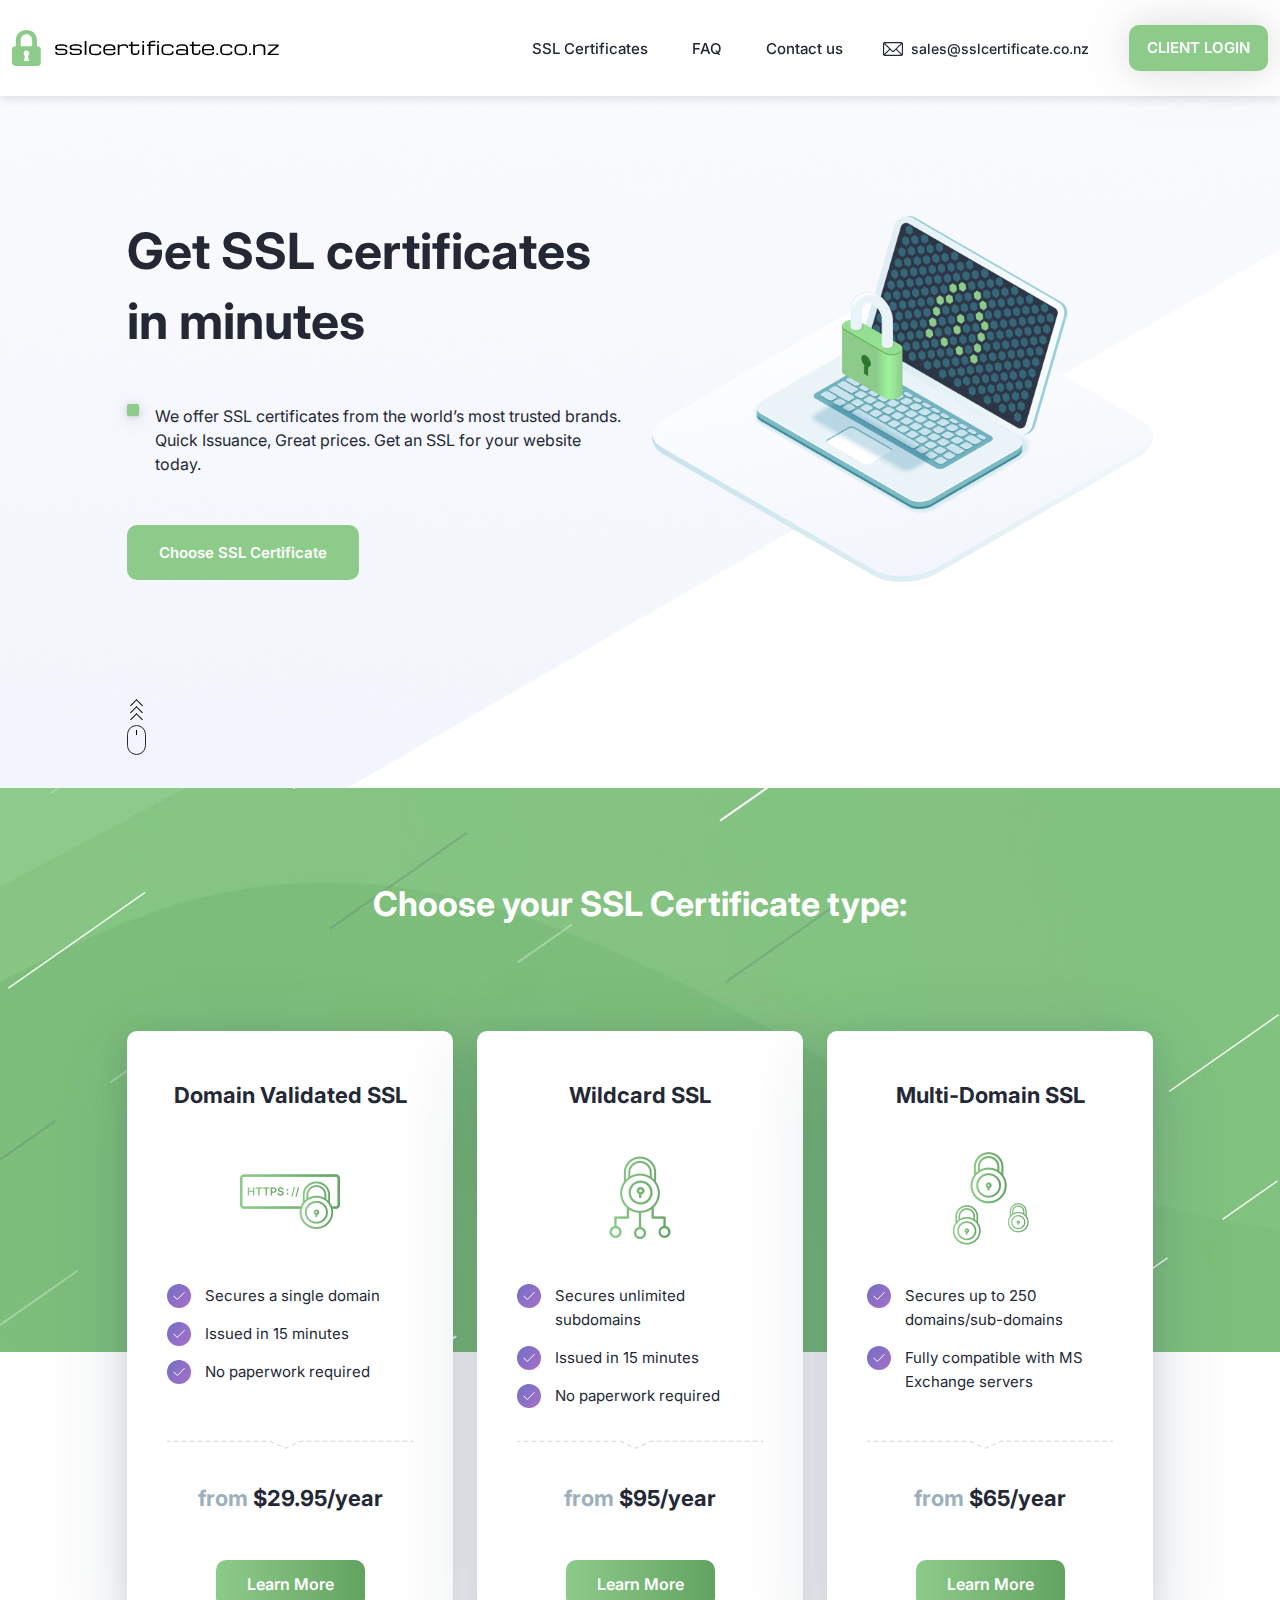
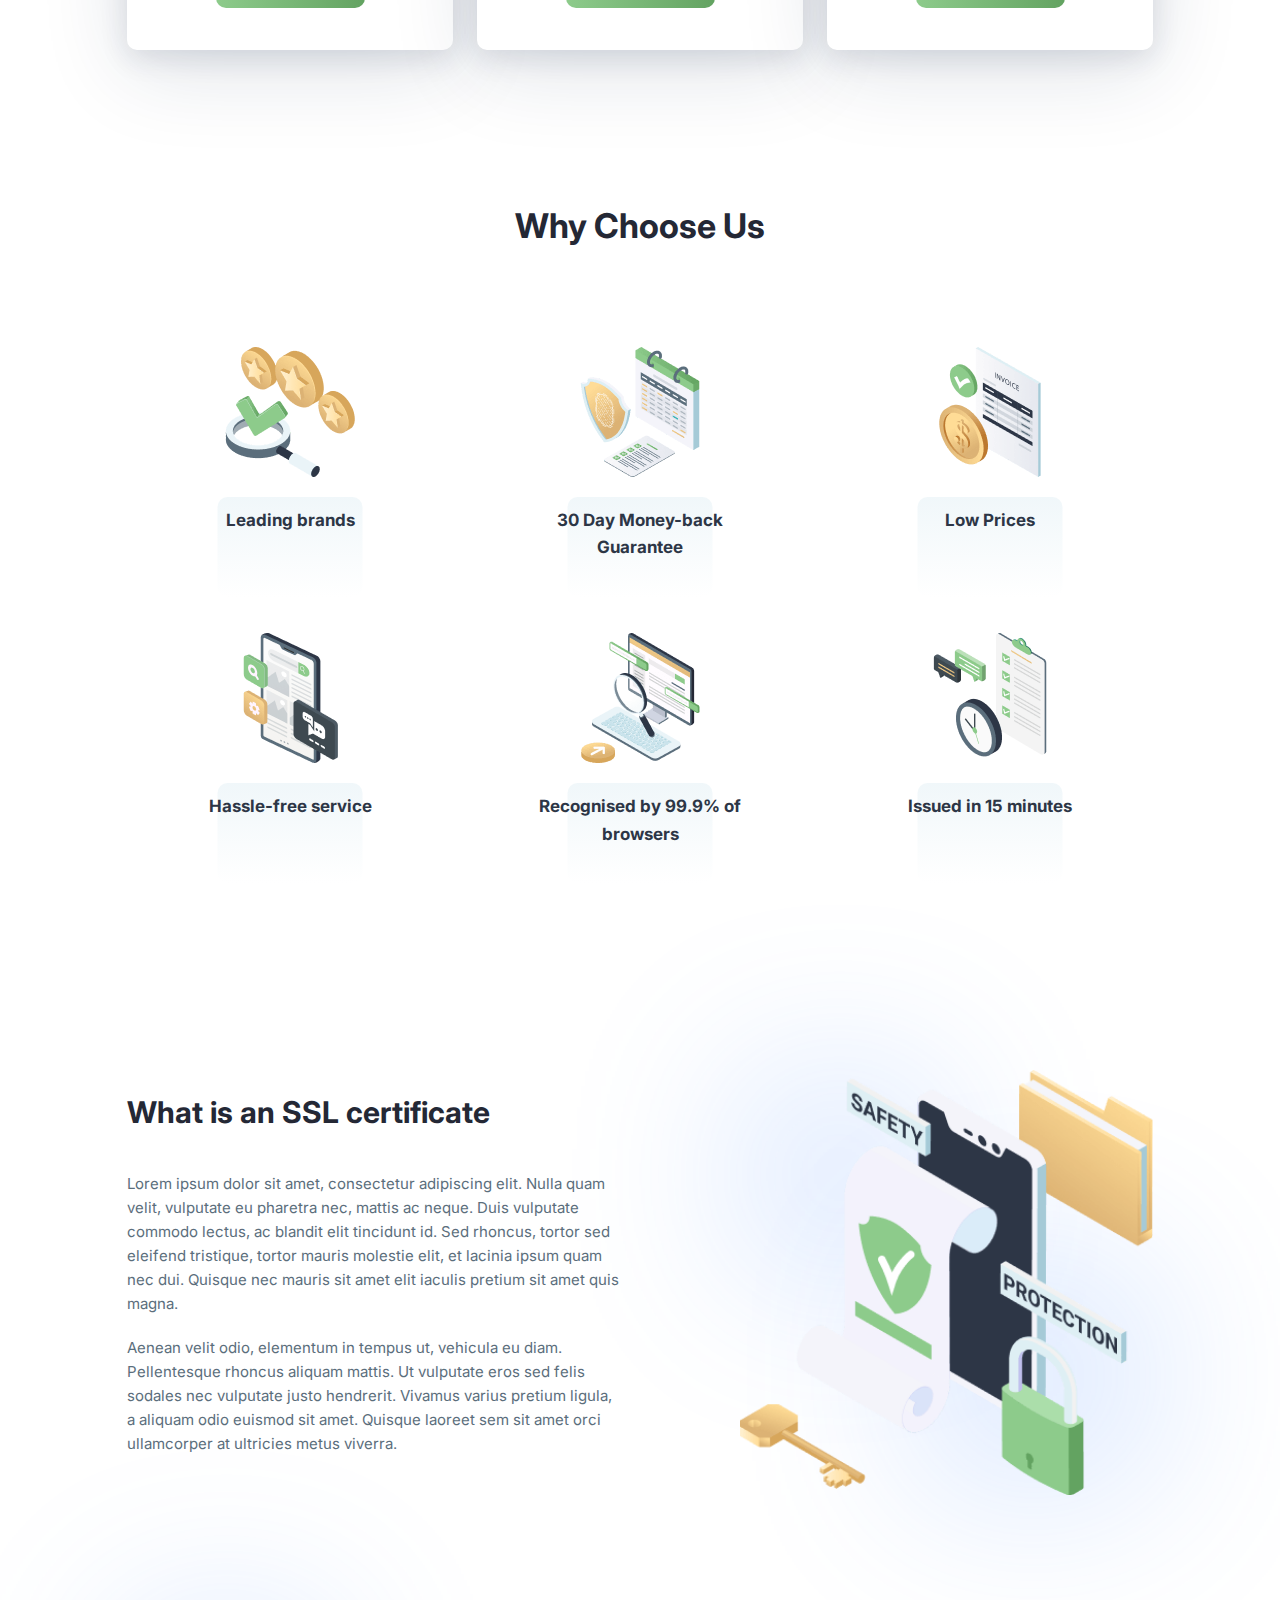
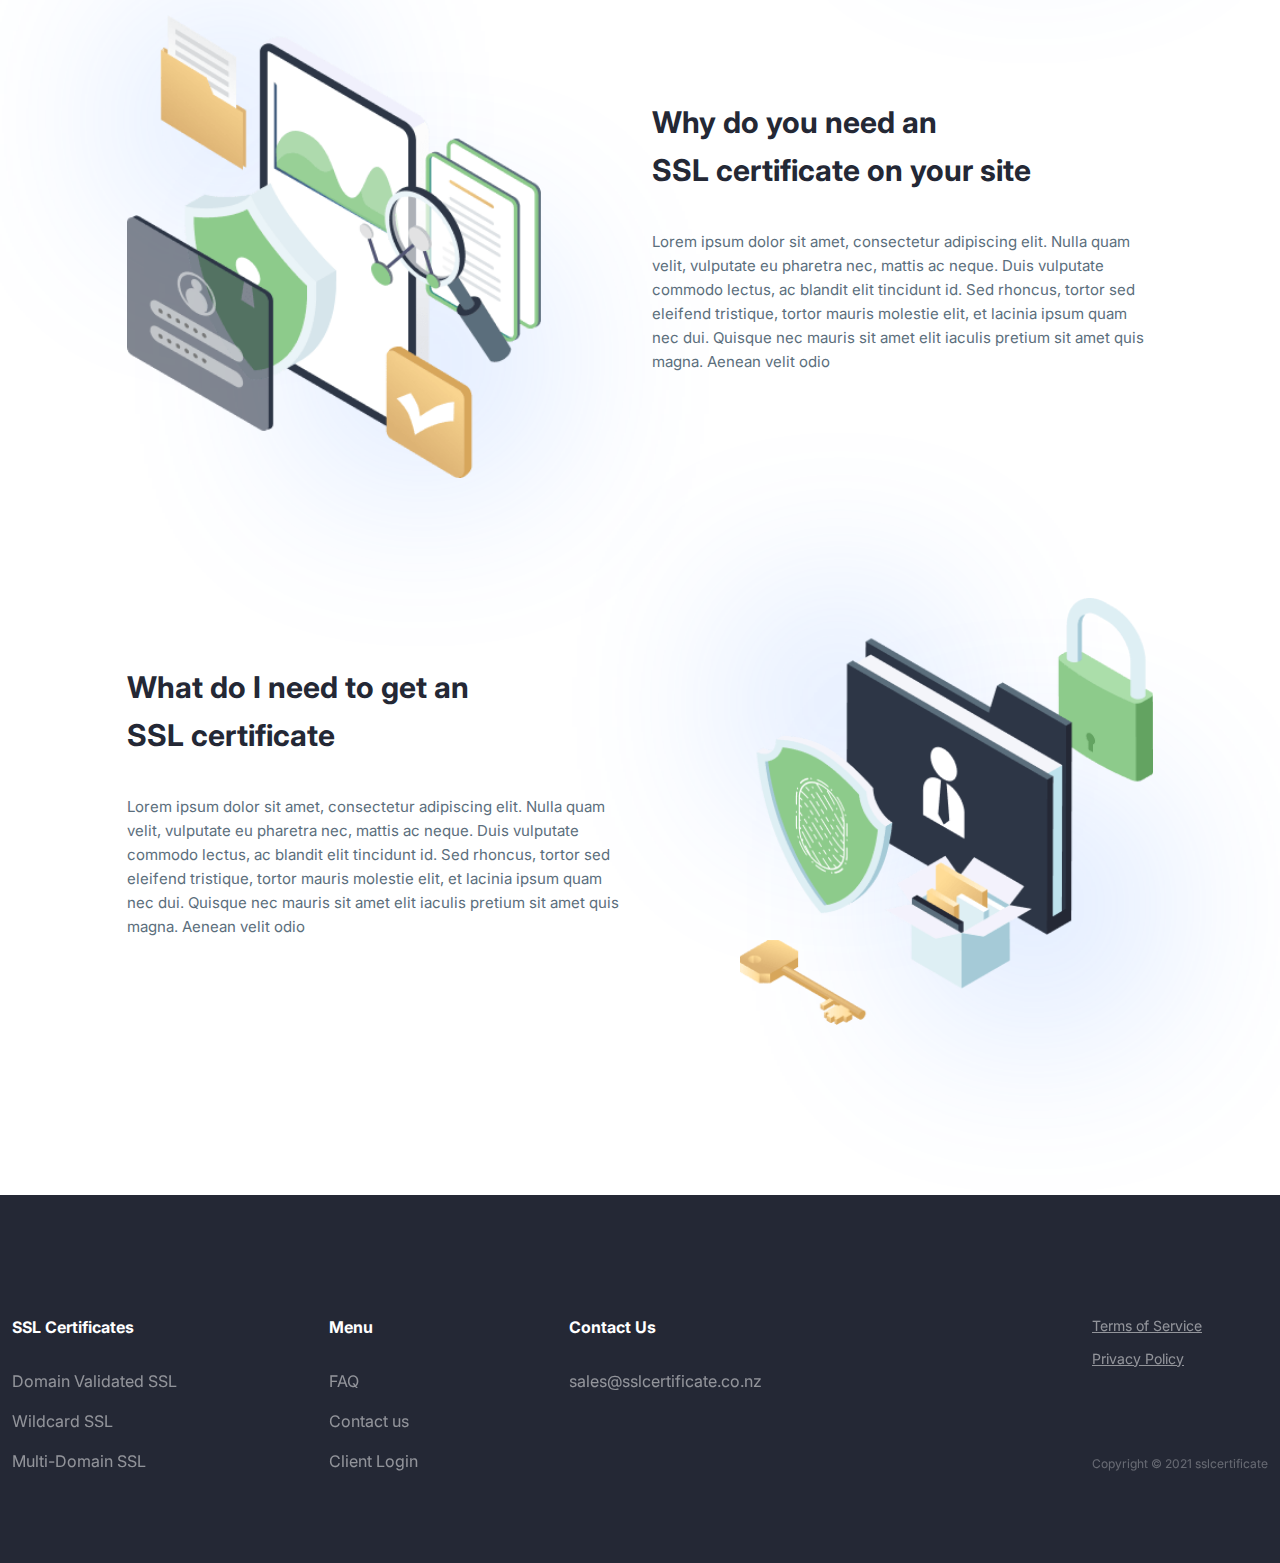
<file: index.html>
<!DOCTYPE html>
<html lang="en">

<head>
  <meta charset="UTF-8">
  <meta http-equiv="X-UA-Compatible" content="IE=edge">
  <meta name="viewport" content="width=device-width, initial-scale=1.0">
  <title>SSL Certificate</title>
  <link rel="stylesheet" href="css/bootstrap.min.css">
  <link rel="stylesheet" href="css/style.css">
</head>

<body id="top">

  <header class="header">
    <div class="section-container">
      <div class="header__inner">

        <div class="header__inner-logo">
          <a href="index.html">
            <img src="img/header_logo.svg" alt="logo">
          </a>
        </div>
        <div class="burger__menu">
          <span></span>
          <span></span>
        </div>
        <div class="header__inner-wrapper">
          <div class="header__inner-box">
            <nav class="header__inner-menu">
              <ul>
                <li class="header__menu-dropdown hover-dropdown">
                  <span >SSL Certificates</span>
                  <ul class="dropdown-list">
                    <li>
                      <a href="domain_validated.html">Domain Validated SSL</a>
                    </li>
                    <li>
                      <a href="wildcard.html">Wildcard SSL</a>
                    </li>
                    <li>
                      <a href="multi_domain.html">Multi-Domain SSL</a>
                    </li>
                  </ul>
                </li>
                <li><a href="#">FAQ</a></li>
                <li><a href="contacts.html">Contact us</a></li>
              </ul>
            </nav>
            <div class="header__inner-mail">
              <svg width="20" height="20" viewBox="0 0 20 20" fill="none" xmlns="http://www.w3.org/2000/svg">
                <path
                  d="M18.2422 2.96875H1.75781C0.790547 2.96875 0 3.75582 0 4.72656V15.2734C0 16.2445 0.791055 17.0312 1.75781 17.0312H18.2422C19.2095 17.0312 20 16.2442 20 15.2734V4.72656C20 3.75559 19.2091 2.96875 18.2422 2.96875ZM17.9723 4.14062C17.4039 4.71082 10.7283 11.4082 10.4541 11.6834C10.225 11.9131 9.77512 11.9133 9.54594 11.6834L2.02773 4.14062H17.9723ZM1.17188 15.058V4.94199L6.21348 10L1.17188 15.058ZM2.02773 15.8594L7.04078 10.83L8.71598 12.5107C9.40246 13.1994 10.5978 13.1991 11.2841 12.5107L12.9593 10.83L17.9723 15.8594H2.02773ZM18.8281 15.058L13.7865 10L18.8281 4.94199V15.058Z"
                  fill="#242835" />
              </svg>
              <a href="mailto:sales@sslcertificate.co.nz">sales@sslcertificate.co.nz</a>
            </div>
            <a href="#" class="header__inner-btn">Client Login</a>
          </div>
        </div>
      </div>
    </div>
  </header>

  <section class="main" style="background-image: url(img/main_bg.png);">
    <div class="container">
      <div class="row">
        <div class="col-lg-6">
          <div class="main__wrapper">
            <div class="main__title">
              <h1>
                Get SSL certificates in minutes
              </h1>
            </div>
            <div class="main__subtitle">
              <p>
                We offer SSL certificates from the world’s most trusted brands. Quick Issuance, Great prices. Get an SSL
                for your website today.
              </p>
            </div>
            <div class="main__mobile-img">
            <img src="img/main__pos.png" alt="image">
          </div>
            <div class="main__btn">
              <a href="#">Choose SSL Certificate</a>
            </div>
            <a class="main__target" href="#advantage">
              <span></span>
              <div class="main__target-mouse">
                <img src="img/mouse.svg" alt="img">
              </div>
            </a>
          </div>


        </div>

        <div class="col-lg-6">
          <div class="main__pos-img">
            <img src="img/main__pos.png" alt="image">
          </div>
        </div>
      </div>


    </div>
    </div>

  </section>

  <section id="advantage" class="advantages">
    <div class="container">
      <div class="advantages__inner">
        <div class="advantages__title section-title">
          <h2>
            Choose your SSL Certificate type:
          </h2>
        </div>
        <div class="row justify-content-center">
          <div class="col-md-6 col-lg-4">
            <div class="advantages__item">
              <div class="advantages__item-box">
                <div class="advantages__item-title">
                  Domain Validated SSL
                </div>
                <div class="advantages__item-img">
                  <img src="img/advantages__item1.png" alt="image">
                </div>

                <ul class="advantages__item-list">
                  <li>Secures a single domain</li>
                  <li>Issued in 15 minutes</li>
                  <li>No paperwork required</li>
                </ul>

              </div>
              <div class="advantages__item-price">
                <span>from</span> $29.95/year
              </div>
              <div class="advantages__item-btn">
                <a href="domain_validated.html">Learn More</a>
              </div>
            </div>
          </div>
          <div class="col-md-6 col-lg-4">
            <div class="advantages__item">
              <div class="advantages__item-box">
                <div class="advantages__item-title">
                  Wildcard SSL
                </div>
                <div class="advantages__item-img">
                  <img src="img/advantages__item2.png" alt="image">
                </div>

                <ul class="advantages__item-list">
                  <li>Secures unlimited subdomains</li>
                  <li>Issued in 15 minutes</li>
                  <li>No paperwork required</li>
                </ul>

              </div>
              <div class="advantages__item-price">
                <span>from</span> $95/year
              </div>
              <div class="advantages__item-btn">
                <a href="wildcard.html">Learn More</a>
              </div>
            </div>
          </div>
          <div class="col-md-6 col-lg-4">
            <div class="advantages__item">
              <div class="advantages__item-box">
                <div class="advantages__item-title">
                  Multi-Domain SSL
                </div>
                <div class="advantages__item-img">
                  <img src="img/advantages__item3.png" alt="image">
                </div>

                <ul class="advantages__item-list">
                  <li>Secures up to 250 domains/sub-domains</li>
                  <li>Fully compatible with MS Exchange servers</li>
                </ul>

              </div>
              <div class="advantages__item-price">
                <span>from</span> $65/year
              </div>
              <div class="advantages__item-btn">
                <a href="multi_domain.html">Learn More</a>
              </div>
            </div>
          </div>
        </div>
      </div>

    </div>
  </section>

  <section class="whychoose">
    <div class="container">
      <div class="whychoose__inner">
        <div class="whychoose__title section-title">
          <h2>
            Why Choose Us
          </h2>
        </div>
        <div class="row">
          <div class="col-sm-6 col-md-4 text-center">
            <div class="whychoose__item">
              <div class="whychoose__item-img">
                <img src="img/whychoose__item1.png" alt="image">
              </div>
              <div class="whychoose__item-text">
                Leading brands
              </div>
            </div>
          </div>
          <div class="col-sm-6 col-md-4 text-center">
            <div class="whychoose__item">
              <div class="whychoose__item-img">
                <img src="img/whychoose__item2.png" alt="image">
              </div>
              <div class="whychoose__item-text">
                30 Day Money-back
                Guarantee
              </div>
            </div>
          </div>
          <div class="col-sm-6 col-md-4 text-center">
            <div class="whychoose__item">
              <div class="whychoose__item-img">
                <img src="img/whychoose__item3.png" alt="image">
              </div>
              <div class="whychoose__item-text">
                Low Prices
              </div>
            </div>
          </div>
          <div class="col-sm-6 col-md-4 text-center">
            <div class="whychoose__item">
              <div class="whychoose__item-img">
                <img src="img/whychoose__item4.png" alt="image">
              </div>
              <div class="whychoose__item-text">
                Hassle-free service
              </div>
            </div>
          </div>
          <div class="col-sm-6 col-md-4 text-center">
            <div class="whychoose__item">
              <div class="whychoose__item-img">
                <img src="img/whychoose__item5.png" alt="image">
              </div>
              <div class="whychoose__item-text">
                Recognised by 99.9%
                of browsers
              </div>
            </div>
          </div>
          <div class="col-sm-6 col-md-4 text-center">
            <div class="whychoose__item">
              <div class="whychoose__item-img">
                <img src="img/whychoose__item6.png" alt="image">
              </div>
              <div class="whychoose__item-text">
                Issued in 15 minutes
              </div>
            </div>
          </div>
        </div>
      </div>
    </div>
  </section>

  <section class="info">
    <div class="container">
      <div class="row align-items-center">
        <div class="col-md-6 order-0">
          <div class="info__content">
            <div class="info__content-title">
              <h3>
                What is an SSL certificate
              </h3>
            </div>
            <div class="info__content-text">
              <p>
                Lorem ipsum dolor sit amet, consectetur adipiscing elit. Nulla quam velit, vulputate eu pharetra nec,
                mattis ac neque. Duis vulputate commodo lectus, ac blandit elit tincidunt id. Sed rhoncus, tortor sed
                eleifend tristique, tortor mauris molestie elit, et lacinia ipsum quam nec dui. Quisque nec mauris sit
                amet elit iaculis pretium sit amet quis magna.
              </p>
              <p>
                Aenean velit odio, elementum in tempus ut, vehicula eu diam. Pellentesque rhoncus aliquam mattis. Ut
                vulputate eros sed felis sodales nec vulputate justo hendrerit. Vivamus varius pretium ligula, a aliquam
                odio euismod sit amet. Quisque laoreet sem sit amet orci ullamcorper at ultricies metus viverra.
              </p>
            </div>
          </div>
        </div>
        <div class="col-md-5 offset-md-1 order-1">
          <div class="info__img">
            <img src="img/info_img1.png" alt="image">
          </div>
        </div>
        <div class="col-md-5 order-3 order-md-2">
          <div class="info__img">
            <img src="img/info_img2.png" alt="image">
          </div>
        </div>
        <div class="col-md-6 offset-md-1 order-2 order-md-3">
          <div class="info__content">
            <div class="info__content-title">
              <h3>
                Why do you need an</br>
                SSL certificate on your site
              </h3>
            </div>
            <div class="info__content-text">
              <p>
                Lorem ipsum dolor sit amet, consectetur adipiscing elit. Nulla quam velit, vulputate eu pharetra nec,
                mattis ac neque. Duis vulputate commodo lectus, ac blandit elit tincidunt id. Sed rhoncus, tortor sed
                eleifend tristique, tortor mauris molestie elit, et lacinia ipsum quam nec dui. Quisque nec mauris sit
                amet elit iaculis pretium sit amet quis magna. Aenean velit odio
              </p>
            </div>
          </div>
        </div>
        <div class="col-md-6 order-4">
          <div class="info__content">
            <div class="info__content-title">
              <h3>
                What do I need to get an</br>
                SSL certificate
              </h3>
            </div>
            <div class="info__content-text">
              <p>
                Lorem ipsum dolor sit amet, consectetur adipiscing elit. Nulla quam velit, vulputate eu pharetra nec,
                mattis ac neque. Duis vulputate commodo lectus, ac blandit elit tincidunt id. Sed rhoncus, tortor sed
                eleifend tristique, tortor mauris molestie elit, et lacinia ipsum quam nec dui. Quisque nec mauris sit
                amet elit iaculis pretium sit amet quis magna. Aenean velit odio
              </p>
            </div>
          </div>
        </div>
        <div class="col-md-5 offset-md-1 order-5">
          <div class="info__img">
            <img src="img/info_img3.png" alt="image">
          </div>
        </div>

      </div>
    </div>
  </section>

  <footer class="footer">
    <div class="section-container">
      <div class="footer__inner">
        <div class="footer__inner-content">

          <div class="footer__col">
            <div class="footer__col-title">
              SSL Certificates
            </div>
            <ul class="footer__col-list">
              <li><a href="domain_validated.html">Domain Validated SSL</a></li>
              <li><a href="wildcard.html">Wildcard SSL</a></li>
              <li><a href="multi_domain.html">Multi-Domain SSL</a></li>
            </ul>
          </div>
          <div class="footer__col">
            <div class="footer__col-title">
              Menu
            </div>
            <ul class="footer__col-list">
              <li><a href="#">FAQ</a></li>
              <li><a href="contacts.html">Contact us</a></li>
              <li><a href="#">Client Login</a></li>
            </ul>
          </div>
          <div class="footer__col">
            <div class="footer__col-title">
              Contact Us
            </div>
            <a href="mailto:sales@sslcertificate.co.nz" class="footer__col-mail">sales@sslcertificate.co.nz</a>
          </div>

        </div>
        <div class="footer__inner-copy">
          <div class="footer__copy-info">
            <a href="terms_and_conditions.html">Terms of Service</a>
            <a href="privacy_policy.html">Privacy Policy</a>
          </div>
          <div class="footer__copy-text">
            Copyright © 2021 sslcertificate
          </div>
        </div>
      </div>
    </div>
  </footer>




  <script src="js/jquery.js"></script>
  <script src="js/slick.min.js"></script>
  <script src="js/main.js"></script>
</body>

</html>
</file>
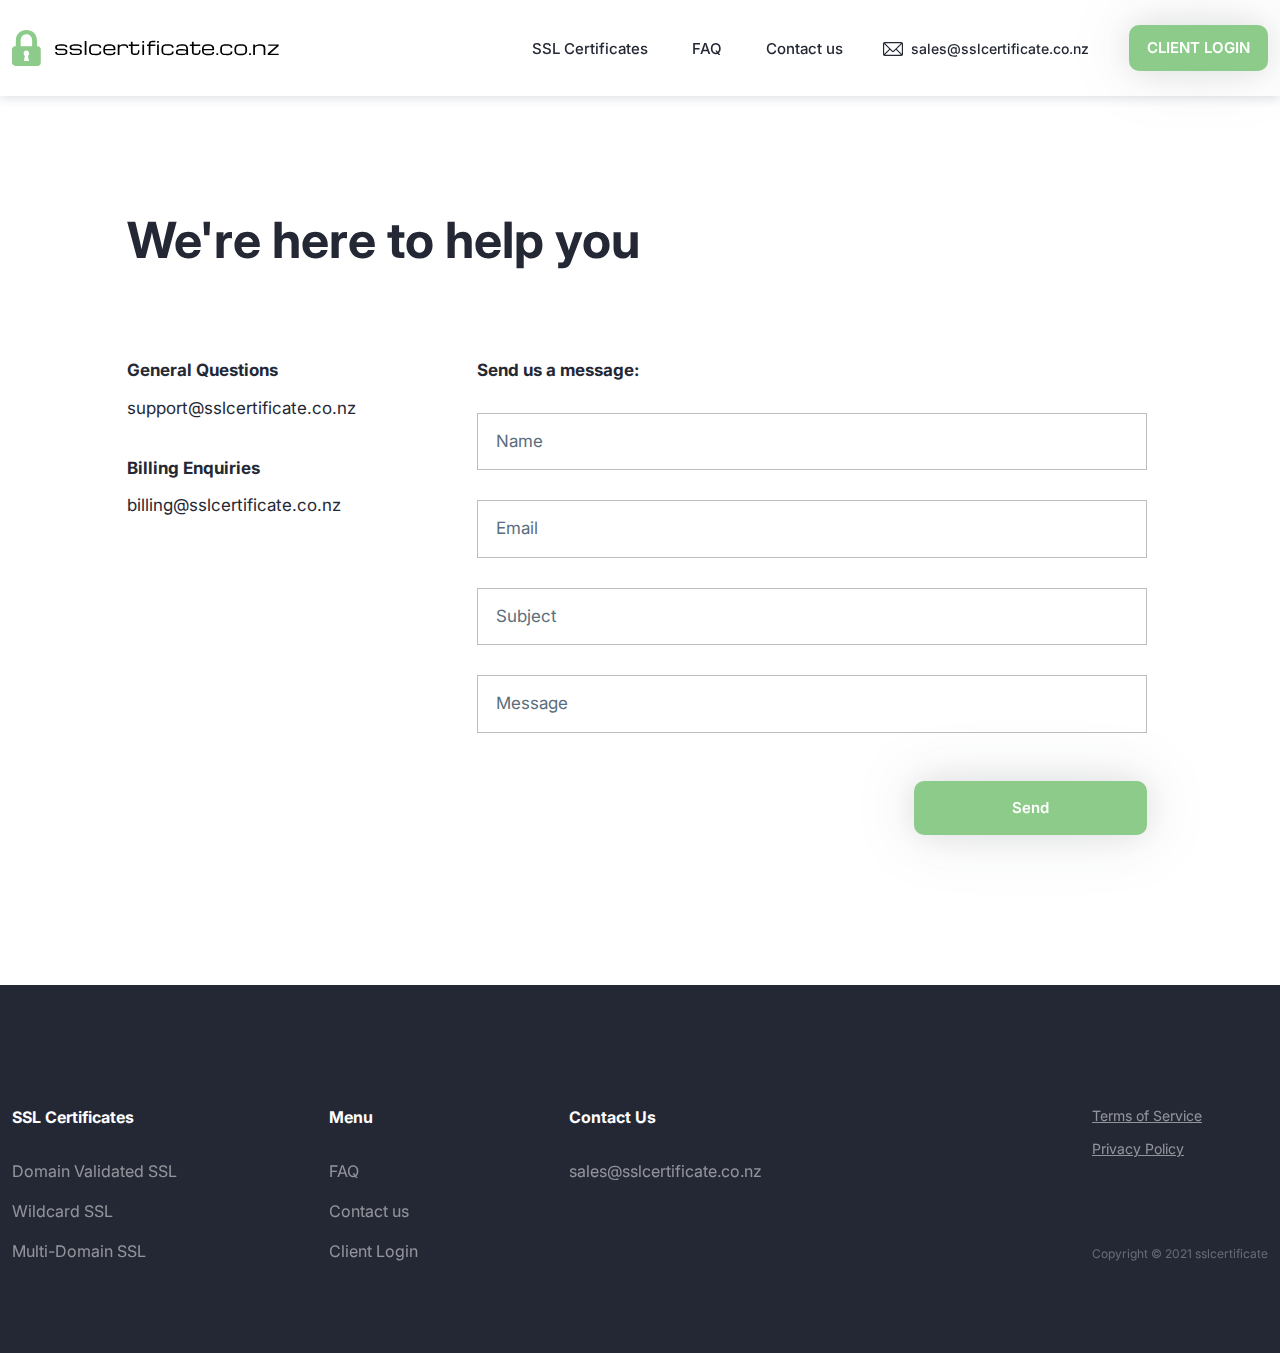
<file: contacts.html>
<!DOCTYPE html>
<html lang="en">

<head>
  <meta charset="UTF-8">
  <meta http-equiv="X-UA-Compatible" content="IE=edge">
  <meta name="viewport" content="width=device-width, initial-scale=1.0">
  <title>Domain-Validated SSL Certificates</title>
  <link rel="stylesheet" href="css/bootstrap.min.css">
  <link rel="stylesheet" href="css/style.css">
</head>

<body id="top">
  <header class="header">
    <div class="section-container">
      <div class="header__inner">

        <div class="header__inner-logo">
          <a href="index.html">
            <img src="img/header_logo.svg" alt="logo">
          </a>
        </div>
        <div class="burger__menu">
          <span></span>
          <span></span>
        </div>
        <div class="header__inner-wrapper">
          <div class="header__inner-box">
            <nav class="header__inner-menu">
              <ul>
                <li class="header__menu-dropdown hover-dropdown">
                  <span >SSL Certificates</span>
                  <ul class="dropdown-list">
                    <li>
                      <a href="domain_validated.html">Domain Validated SSL</a>
                    </li>
                    <li>
                      <a href="wildcard.html">Wildcard SSL</a>
                    </li>
                    <li>
                      <a href="multi_domain.html">Multi-Domain SSL</a>
                    </li>
                  </ul>
                </li>
                <li><a href="#">FAQ</a></li>
                <li><a href="contacts.html">Contact us</a></li>
              </ul>
            </nav>
            <div class="header__inner-mail">
              <svg width="20" height="20" viewBox="0 0 20 20" fill="none" xmlns="http://www.w3.org/2000/svg">
                <path
                  d="M18.2422 2.96875H1.75781C0.790547 2.96875 0 3.75582 0 4.72656V15.2734C0 16.2445 0.791055 17.0312 1.75781 17.0312H18.2422C19.2095 17.0312 20 16.2442 20 15.2734V4.72656C20 3.75559 19.2091 2.96875 18.2422 2.96875ZM17.9723 4.14062C17.4039 4.71082 10.7283 11.4082 10.4541 11.6834C10.225 11.9131 9.77512 11.9133 9.54594 11.6834L2.02773 4.14062H17.9723ZM1.17188 15.058V4.94199L6.21348 10L1.17188 15.058ZM2.02773 15.8594L7.04078 10.83L8.71598 12.5107C9.40246 13.1994 10.5978 13.1991 11.2841 12.5107L12.9593 10.83L17.9723 15.8594H2.02773ZM18.8281 15.058L13.7865 10L18.8281 4.94199V15.058Z"
                  fill="#242835" />
              </svg>
              <a href="mailto:sales@sslcertificate.co.nz">sales@sslcertificate.co.nz</a>
            </div>
            <a href="#" class="header__inner-btn">Client Login</a>
          </div>
        </div>
      </div>
    </div>
  </header>

  <section class="contacts">
    <div class="container">
      <div class="contacts__title">
        <h1>
          We're here to help you
        </h1>
      </div>
      <div class="row">
        <div class="col-lg-3">
          <div class="contacts__info">
            <div class="contacts__info-box">
              <div class="contacts__info-title">
                General Questions
              </div>
              <div class="contacts__info-mail">
                <a href="mailto:support@sslcertificate.co.nz">support@sslcertificate.co.nz</a>
              </div>
            </div>
            <div class="contacts__info-box">
              <div class="contacts__info-title">
                Billing Enquiries
              </div>
              <div class="contacts__info-mail">
                <a href="mailto:billing@sslcertificate.co.nz">billing@sslcertificate.co.nz</a>
              </div>
            </div>
          </div>
        </div>

        <div class="col-lg-8 offset-lg-1">
          <div class="contacts__form">
            <div class="contacts__form-title">
              Send us a message:
            </div>
            <form action="" class="needs-validation" novalidate>
              <div class="form__row">
                <input type="text" placeholder="Name">
              </div>
              <div class="form__row">
                <input type="text" placeholder="Email" class="form-control" id="validationCustom03" required>
                <div class="invalid-feedback">
                  email was entered incorrectly
                </div>
              </div>
              
              <div class="form__row">
                <input type="text" placeholder="Subject">
              </div>
              <div class="form__row">
                <input type="text" placeholder="Message">
              </div>



              <button class="contacts__form-btn" type="submit">Send</button>
            </form>

          </div>

        </div>
      </div>
    </div>
  </section>

  <footer class="footer">
    <div class="section-container">
      <div class="footer__inner">
        <div class="footer__inner-content">

          <div class="footer__col">
            <div class="footer__col-title">
              SSL Certificates
            </div>
            <ul class="footer__col-list">
              <li><a href="domain_validated.html">Domain Validated SSL</a></li>
              <li><a href="wildcard.html">Wildcard SSL</a></li>
              <li><a href="multi_domain.html">Multi-Domain SSL</a></li>
            </ul>
          </div>
          <div class="footer__col">
            <div class="footer__col-title">
              Menu
            </div>
            <ul class="footer__col-list">
              <li><a href="#">FAQ</a></li>
              <li><a href="contacts.html">Contact us</a></li>
              <li><a href="#">Client Login</a></li>
            </ul>
          </div>
          <div class="footer__col">
            <div class="footer__col-title">
              Contact Us
            </div>
            <a href="mailto:sales@sslcertificate.co.nz" class="footer__col-mail">sales@sslcertificate.co.nz</a>
          </div>

        </div>
        <div class="footer__inner-copy">
          <div class="footer__copy-info">
            <a href="terms_and_conditions.html">Terms of Service</a>
            <a href="privacy_policy.html">Privacy Policy</a>
          </div>
          <div class="footer__copy-text">
            Copyright © 2021 sslcertificate
          </div>
        </div>
      </div>
    </div>
  </footer>

  <div class="back-top">
    <a href="#top">
      <img src="img/arrow__up.svg" alt="image">
    </a>
  </div>

  <script src="js/jquery.js"></script>
  <script src="js/bootstrap.min.js"></script>
  <script src="js/main.js"></script>
</body>

</html>
</file>
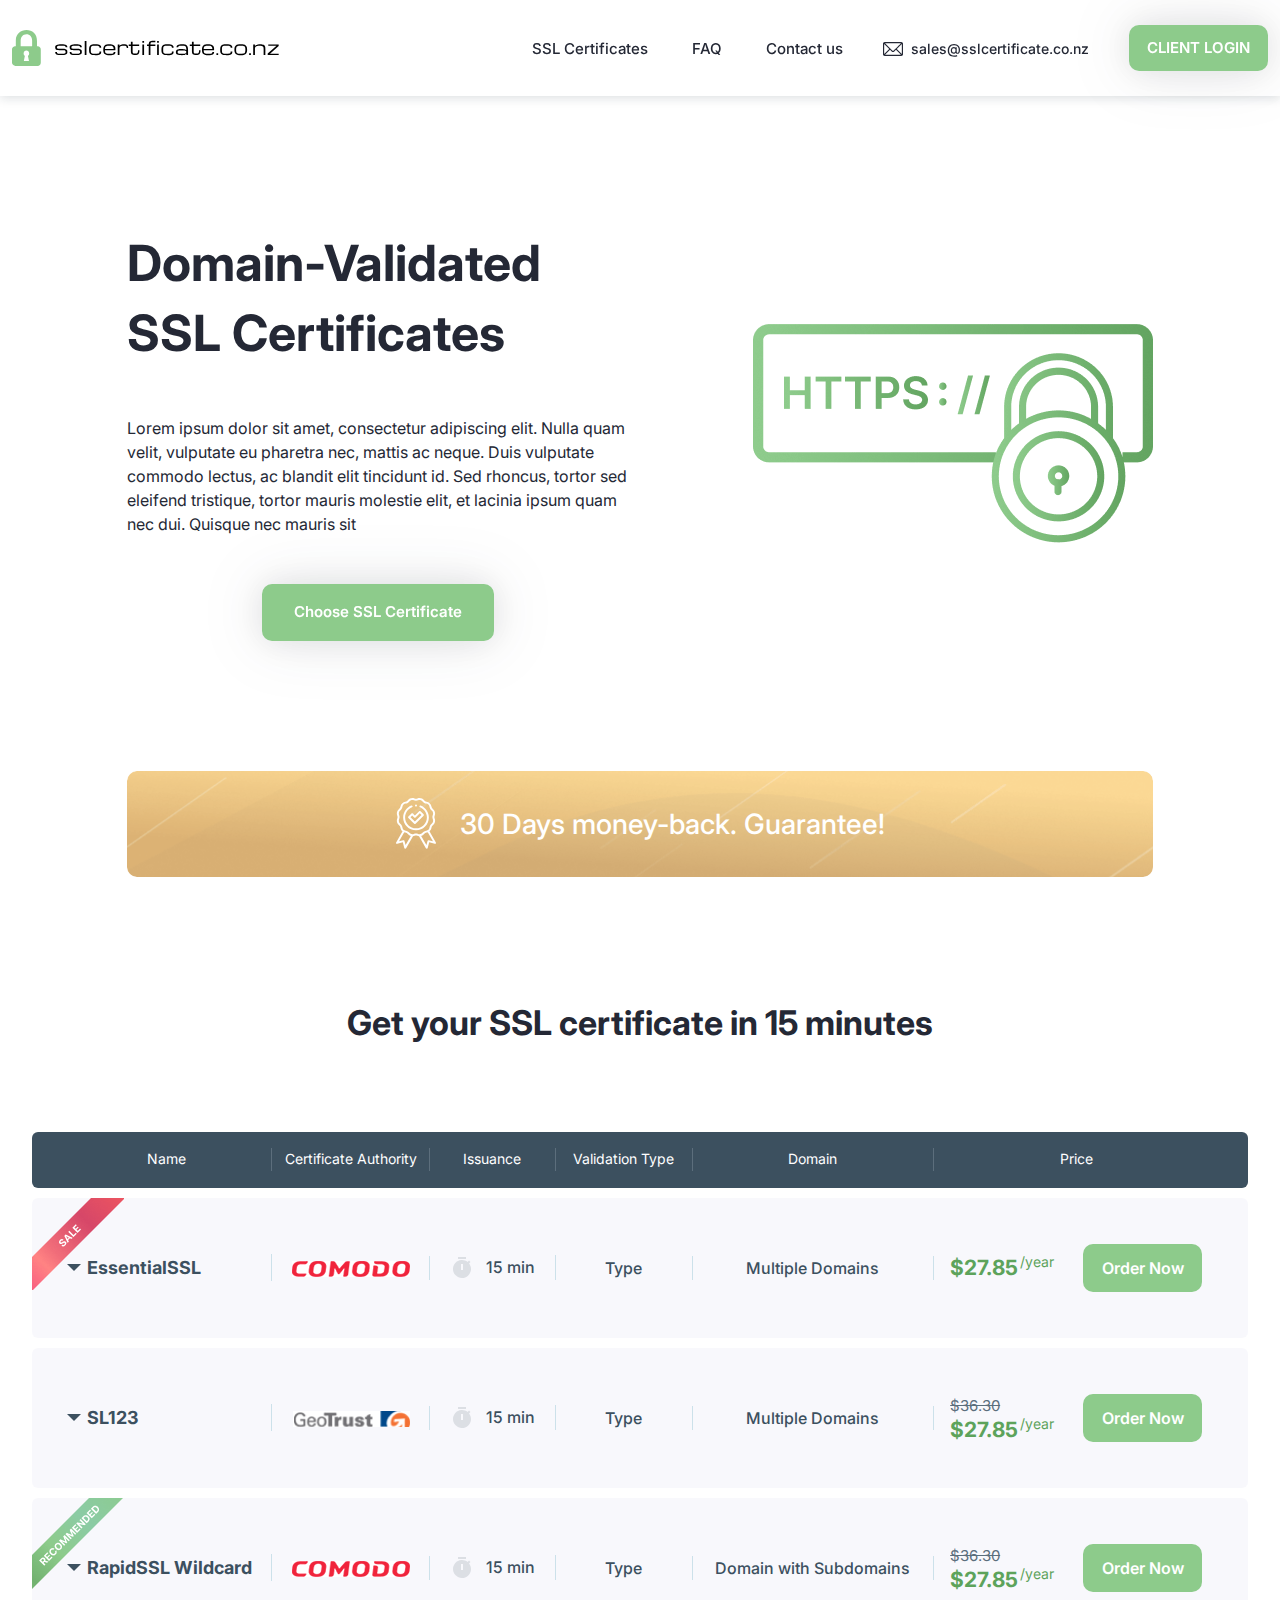
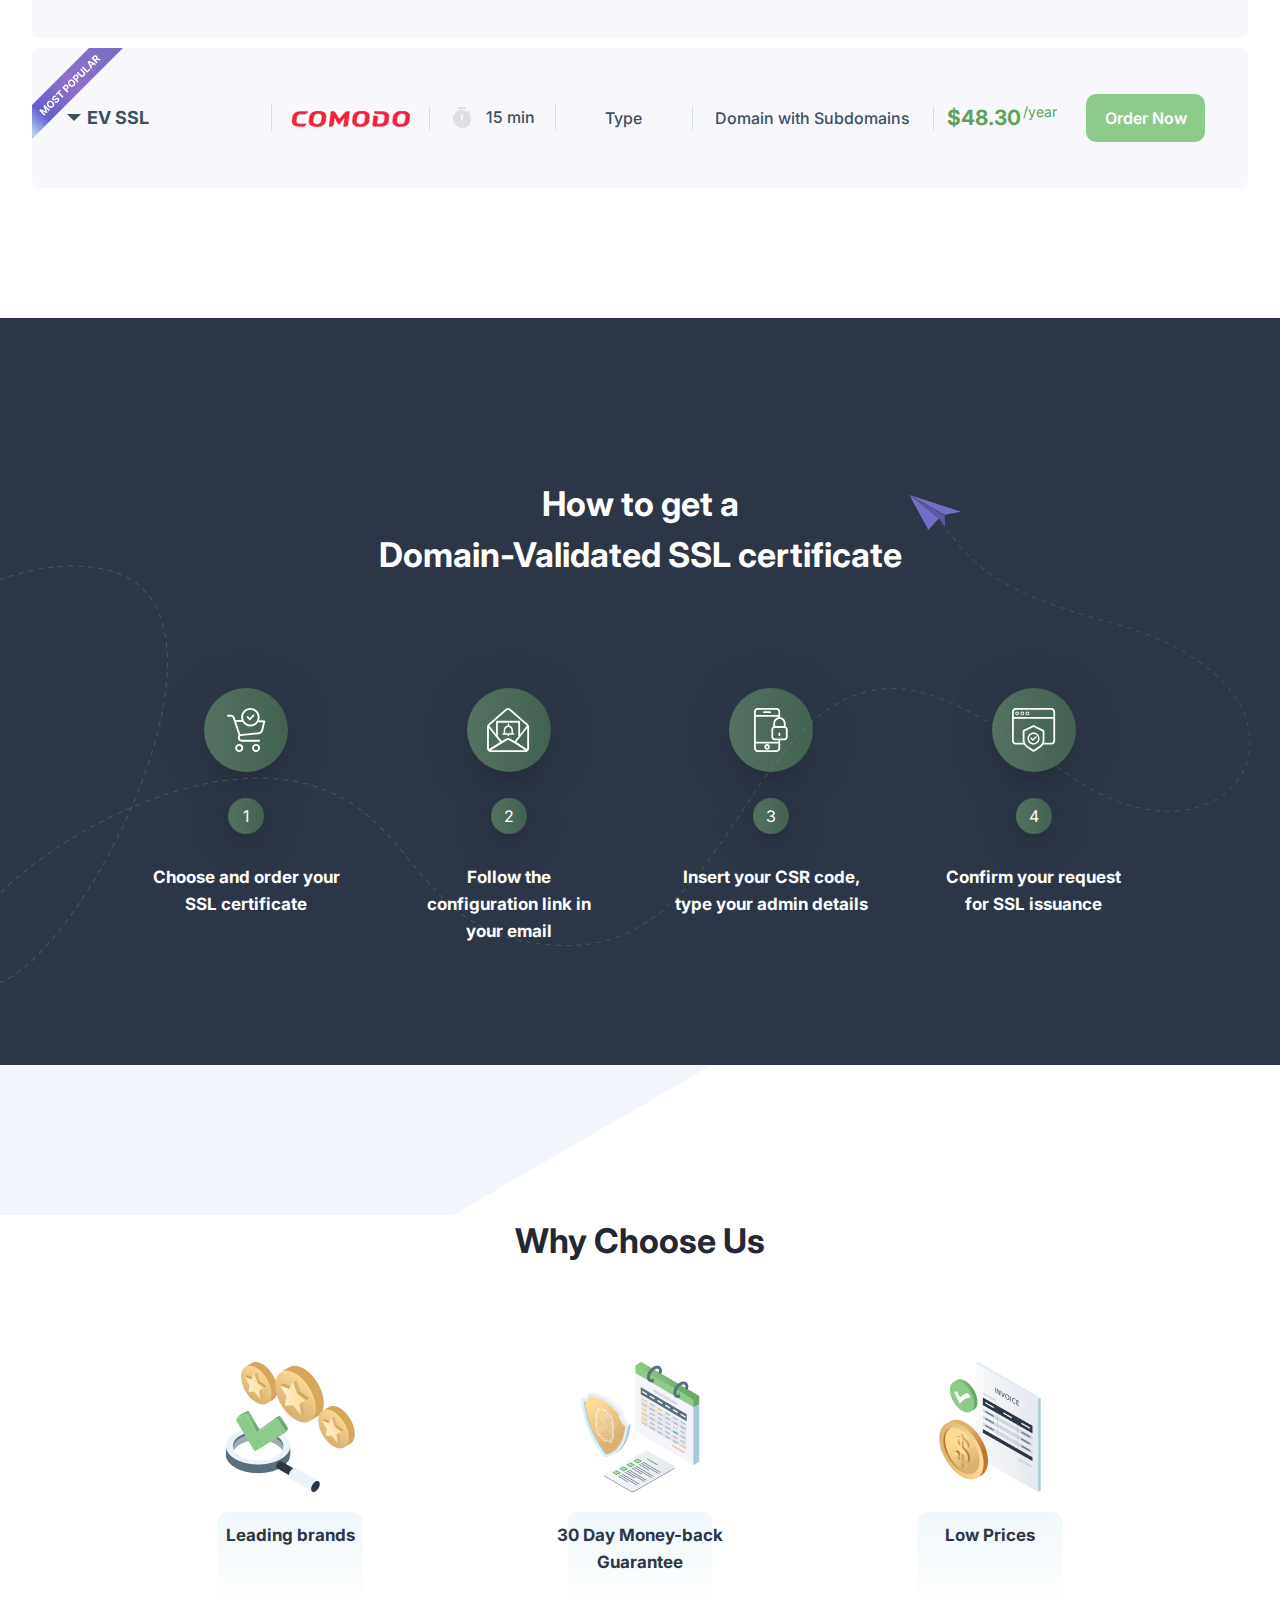
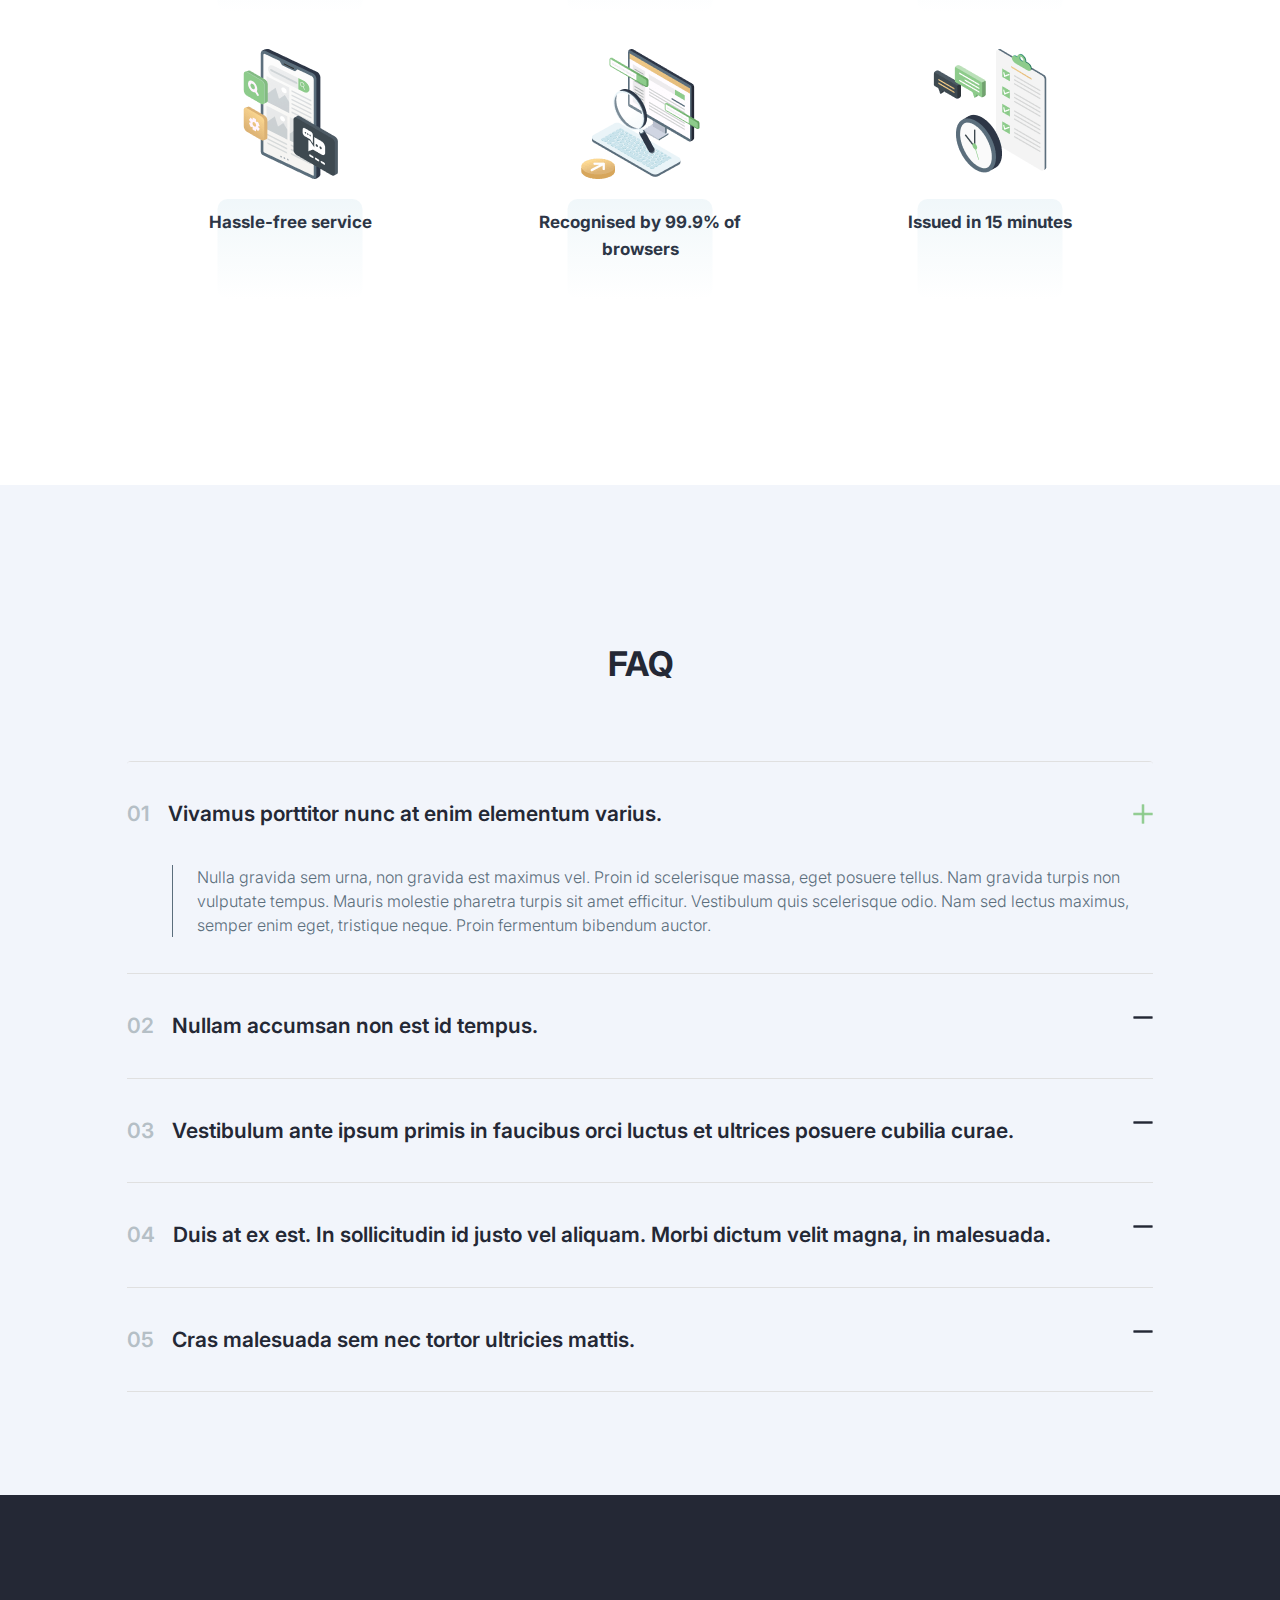
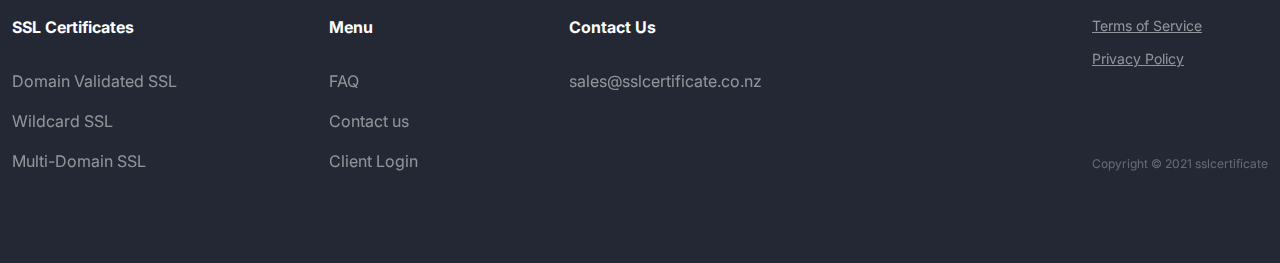
<file: domain_validated.html>
<!DOCTYPE html>
<html lang="en">

<head>
  <meta charset="UTF-8">
  <meta http-equiv="X-UA-Compatible" content="IE=edge">
  <meta name="viewport" content="width=device-width, initial-scale=1.0">
  <title>Domain-Validated SSL Certificates</title>
  <link rel="stylesheet" href="css/bootstrap.min.css">
  <link rel="stylesheet" href="css/style.css">
</head>

<body id="top">
  <header class="header">
    <div class="section-container">
      <div class="header__inner">

        <div class="header__inner-logo">
          <a href="index.html">
            <img src="img/header_logo.svg" alt="logo">
          </a>
        </div>
        <div class="burger__menu">
          <span></span>
          <span></span>
        </div>
        <div class="header__inner-wrapper">
          <div class="header__inner-box">
            <nav class="header__inner-menu">
              <ul>
                <li class="header__menu-dropdown hover-dropdown">
                  <span >SSL Certificates</span>
                  <ul class="dropdown-list">
                    <li>
                      <a href="domain_validated.html">Domain Validated SSL</a>
                    </li>
                    <li>
                      <a href="wildcard.html">Wildcard SSL</a>
                    </li>
                    <li>
                      <a href="multi_domain.html">Multi-Domain SSL</a>
                    </li>
                  </ul>
                </li>
                <li><a href="#">FAQ</a></li>
                <li><a href="contacts.html">Contact us</a></li>
              </ul>
            </nav>
            <div class="header__inner-mail">
              <svg width="20" height="20" viewBox="0 0 20 20" fill="none" xmlns="http://www.w3.org/2000/svg">
                <path
                  d="M18.2422 2.96875H1.75781C0.790547 2.96875 0 3.75582 0 4.72656V15.2734C0 16.2445 0.791055 17.0312 1.75781 17.0312H18.2422C19.2095 17.0312 20 16.2442 20 15.2734V4.72656C20 3.75559 19.2091 2.96875 18.2422 2.96875ZM17.9723 4.14062C17.4039 4.71082 10.7283 11.4082 10.4541 11.6834C10.225 11.9131 9.77512 11.9133 9.54594 11.6834L2.02773 4.14062H17.9723ZM1.17188 15.058V4.94199L6.21348 10L1.17188 15.058ZM2.02773 15.8594L7.04078 10.83L8.71598 12.5107C9.40246 13.1994 10.5978 13.1991 11.2841 12.5107L12.9593 10.83L17.9723 15.8594H2.02773ZM18.8281 15.058L13.7865 10L18.8281 4.94199V15.058Z"
                  fill="#242835" />
              </svg>
              <a href="mailto:sales@sslcertificate.co.nz">sales@sslcertificate.co.nz</a>
            </div>
            <a href="#" class="header__inner-btn">Client Login</a>
          </div>
        </div>
      </div>
    </div>
  </header>

  <section class="products-main">
    <div class="container">
      <div class="row align-items-center">
        <div class="col-lg-6">
          <div class="products-main__wrapper">
            <div class="products-main__title">
              <h1>
                Domain-Validated SSL Certificates
              </h1>
            </div>
            <div class="products-main__subtitle">
              <p>
                Lorem ipsum dolor sit amet, consectetur adipiscing elit. Nulla quam velit, vulputate eu pharetra nec,
                mattis ac neque. Duis vulputate commodo lectus, ac blandit elit tincidunt id. Sed rhoncus, tortor sed
                eleifend tristique, tortor mauris molestie elit, et lacinia ipsum quam nec dui. Quisque nec mauris sit
              </p>
            </div>
            <div class="products-main__btn">
              <a href="#">Choose SSL Certificate</a>
            </div>
          </div>
        </div>

        <div class="col-lg-5 offset-lg-1">
          <div class="products-main__bg">
            <img src="img/domain__bg.png" alt="image">
          </div>
        </div>
      </div>


    </div>
    </div>

  </section>

<section class="products-get">
    <div class="container">
      <div class="products-get__widget" style=" background-image: url(img/products-get__widget.png);">
        <img src="img/products_widget_icon.svg" alt="image">
        <span>
          30 Days money-back. Guarantee!
        </span>
      </div>
      <div class="products-get__title section-title">
        <h2>
          Get your SSL certificate in 15 minutes
        </h2>
      </div>
    </div>

    <div class="products-get__inner">
      <div class="products-get__row">
        <div class="products-get__col">
          Name
        </div>
        <div class="products-get__col">
          Certificate Authority
        </div>
        <div class="products-get__col">
          Issuance
        </div>
        <div class="products-get__col">
          Validation Type
        </div>
        <div class="products-get__col">
          Domain
        </div>
        <div class="products-get__col">
          Price
        </div>
      </div>

      <div class="products-get__wrapper">
        <div class="products-get__item sale">
          <div class="products-get__col">
            <div class="products-get__name">
              EssentialSSL
            </div>
          </div>
          <div class="products-get__col">
            <div class="products-get__icon">
              <img src="img/products__item_icon1.png" alt="image">
            </div>
          </div>
          <div class="products-get__col">
            <div class="products-get__time">
              <img src="img/time_icon.svg" alt="image">
              15 min
            </div>
          </div>
          <div class="products-get__col">
            <div class="products-get__type">
              Type
            </div>
          </div>
          <div class="products-get__col">
            <div class="products-get__domain">
              Multiple Domains
            </div>
          </div>
          <div class="products-get__col">
            <div class="products-get__box">
              <div class="products-get__price">
                <div class="products-get__old-price">
                  
                </div>
                <div class="price">
                  $27.85
                  <span>
                    /year
                  </span>
                </div>
              </div>
              <a href="#" class="products-get__btn">
                Order Now
              </a>
            </div>
          </div>
        </div>
        <div class="products-get__list">
          <div class="products__list-title">
            General description:
          </div>
          <div class="products__list-text">
            Et netus et malesuada fames. Phasellus vestibulum lorem sed risus ultricies tristique nulla aliquet enim. Eu
            facilisis sed odio morbi quis commodo odio aenean. Cursus turpis massa tincidunt dui. Sed nisi lacus sed
            viverra tellus in hac. Id diam vel quam elementum pulvinar etiam non quam. Mattis nunc sed blandit libero.
            Interdum posuere lorem ipsum dolor sit amet consectetur adipiscing. Potenti nullam ac tortor vitae purus
            faucibus ornare suspendisse. A erat nam at lectus urna duis convallis convallis. Luctus venenatis lectus
            magna fringilla urna porttitor rhoncus. Pretium vulputate sapien nec sagittis aliquam malesuada bibendum
            arcu. Egestas tellus rutrum tellus pellentesque eu tincidunt tortor. Auctor urna nunc id cursus.
          </div>
          <div class="products__list-title">
            Detailed characteristics:
          </div>
          <div class="products__list-info">

            <div class="list__info-col">
              <div class="list__info-character">
                <p>Encryption: </p>
                <span>
                  Up to 256 bits
                </span>
              </div>
              <div class="list__info-character">
                <p>Browser Recognition: </p>
                <span>
                  99.9 %
                </span>
              </div>
              <div class="list__info-character">
                <p>Mobile Browser Support: </p>
                <span>
                  +
                </span>
              </div>
            </div>

            <div class="list__info-col">
              <div class="list__info-character">
                <p>Subdomain protection: </p>
                <span>
                  +
                </span>
              </div>
              <div class="list__info-character">
                <p>Green browser line: </p>
                <span>
                  +
                </span>
              </div>
              <div class="list__info-character">
                <p>Trust seal </p>
                <span>
                  Static
                </span>
              </div>
            </div>

            <div class="list__info-col">
              <div class="list__info-character">
                <p>Guarantee amount:</p>
                <span>
                  $ 10,000
                </span>
              </div>
              <div class="list__info-character">
                <p>Money back guarantee:</p>
                <span>
                  99.9 %
                </span>
              </div>
              <div class="list__info-character">
                <p>Mobile Browser Support:</p>
                <span>
                  30 days from the date of issue
                </span>
              </div>
            </div>

          </div>
        </div>
      </div>

      <div class="products-get__wrapper">
        <div class="products-get__item ">
          <div class="products-get__col">
            <div class="products-get__name">
              SL123
            </div>
          </div>
          <div class="products-get__col">
            <div class="products-get__icon">
              <img src="img/products__item_icon2.png" alt="image">
            </div>
          </div>
          <div class="products-get__col">
            <div class="products-get__time">
              <img src="img/time_icon.svg" alt="image">
              15 min
            </div>
          </div>
          <div class="products-get__col">
            <div class="products-get__type">
              Type
            </div>
          </div>
          <div class="products-get__col">
            <div class="products-get__domain">
              Multiple Domains
            </div>
          </div>
          <div class="products-get__col">
            <div class="products-get__box">
              <div class="products-get__price">
                <div class="products-get__old-price">
                  $36.30
                </div>
                <div class="price">
                  $27.85
                  <span>
                    /year
                  </span>
                </div>
              </div>
              <a href="#" class="products-get__btn">
                Order Now
              </a>
            </div>
          </div>
        </div>
        <div class="products-get__list">
          <div class="products__list-title">
            General description:
          </div>
          <div class="products__list-text">
            Et netus et malesuada fames. Phasellus vestibulum lorem sed risus ultricies tristique nulla aliquet enim. Eu
            facilisis sed odio morbi quis commodo odio aenean. Cursus turpis massa tincidunt dui. Sed nisi lacus sed
            viverra tellus in hac. Id diam vel quam elementum pulvinar etiam non quam. Mattis nunc sed blandit libero.
            Interdum posuere lorem ipsum dolor sit amet consectetur adipiscing. Potenti nullam ac tortor vitae purus
            faucibus ornare suspendisse. A erat nam at lectus urna duis convallis convallis. Luctus venenatis lectus
            magna fringilla urna porttitor rhoncus. Pretium vulputate sapien nec sagittis aliquam malesuada bibendum
            arcu. Egestas tellus rutrum tellus pellentesque eu tincidunt tortor. Auctor urna nunc id cursus.
          </div>
          <div class="products__list-title">
            Detailed characteristics:
          </div>
          <div class="products__list-info">

            <div class="list__info-col">
              <div class="list__info-character">
                <p>Encryption: </p>
                <span>
                  Up to 256 bits
                </span>
              </div>
              <div class="list__info-character">
                <p>Browser Recognition: </p>
                <span>
                  99.9 %
                </span>
              </div>
              <div class="list__info-character">
                <p>Mobile Browser Support: </p>
                <span>
                  +
                </span>
              </div>
            </div>

            <div class="list__info-col">
              <div class="list__info-character">
                <p>Subdomain protection: </p>
                <span>
                  +
                </span>
              </div>
              <div class="list__info-character">
                <p>Green browser line: </p>
                <span>
                  +
                </span>
              </div>
              <div class="list__info-character">
                <p>Trust seal </p>
                <span>
                  Static
                </span>
              </div>
            </div>

            <div class="list__info-col">
              <div class="list__info-character">
                <p>Guarantee amount:</p>
                <span>
                  $ 10,000
                </span>
              </div>
              <div class="list__info-character">
                <p>Money back guarantee:</p>
                <span>
                  99.9 %
                </span>
              </div>
              <div class="list__info-character">
                <p>Mobile Browser Support:</p>
                <span>
                  30 days from the date of issue
                </span>
              </div>
            </div>

          </div>
        </div>
      </div>

      <div class="products-get__wrapper">
        <div class="products-get__item recommended">
          <div class="products-get__col">
            <div class="products-get__name">
              RapidSSL Wildcard
            </div>
          </div>
          <div class="products-get__col">
            <div class="products-get__icon">
              <img src="img/products__item_icon1.png" alt="image">
            </div>
          </div>
          <div class="products-get__col">
            <div class="products-get__time">
              <img src="img/time_icon.svg" alt="image">
              15 min
            </div>
          </div>
          <div class="products-get__col">
            <div class="products-get__type">
              Type
            </div>
          </div>
          <div class="products-get__col">
            <div class="products-get__domain">
              Domain with Subdomains
            </div>
          </div>
          <div class="products-get__col">
            <div class="products-get__box">
              <div class="products-get__price">
                <div class="products-get__old-price">
                  $36.30
                </div>
                <div class="price">
                  $27.85
                  <span>
                    /year
                  </span>
                </div>
              </div>
              <a href="#" class="products-get__btn">
                Order Now
              </a>
            </div>
          </div>
        </div>
        <div class="products-get__list">
          <div class="products__list-title">
            General description:
          </div>
          <div class="products__list-text">
            Et netus et malesuada fames. Phasellus vestibulum lorem sed risus ultricies tristique nulla aliquet enim. Eu
            facilisis sed odio morbi quis commodo odio aenean. Cursus turpis massa tincidunt dui. Sed nisi lacus sed
            viverra tellus in hac. Id diam vel quam elementum pulvinar etiam non quam. Mattis nunc sed blandit libero.
            Interdum posuere lorem ipsum dolor sit amet consectetur adipiscing. Potenti nullam ac tortor vitae purus
            faucibus ornare suspendisse. A erat nam at lectus urna duis convallis convallis. Luctus venenatis lectus
            magna fringilla urna porttitor rhoncus. Pretium vulputate sapien nec sagittis aliquam malesuada bibendum
            arcu. Egestas tellus rutrum tellus pellentesque eu tincidunt tortor. Auctor urna nunc id cursus.
          </div>
          <div class="products__list-title">
            Detailed characteristics:
          </div>
          <div class="products__list-info">

            <div class="list__info-col">
              <div class="list__info-character">
                <p>Encryption: </p>
                <span>
                  Up to 256 bits
                </span>
              </div>
              <div class="list__info-character">
                <p>Browser Recognition: </p>
                <span>
                  99.9 %
                </span>
              </div>
              <div class="list__info-character">
                <p>Mobile Browser Support: </p>
                <span>
                  +
                </span>
              </div>
            </div>

            <div class="list__info-col">
              <div class="list__info-character">
                <p>Subdomain protection: </p>
                <span>
                  +
                </span>
              </div>
              <div class="list__info-character">
                <p>Green browser line: </p>
                <span>
                  +
                </span>
              </div>
              <div class="list__info-character">
                <p>Trust seal </p>
                <span>
                  Static
                </span>
              </div>
            </div>

            <div class="list__info-col">
              <div class="list__info-character">
                <p>Guarantee amount:</p>
                <span>
                  $ 10,000
                </span>
              </div>
              <div class="list__info-character">
                <p>Money back guarantee:</p>
                <span>
                  99.9 %
                </span>
              </div>
              <div class="list__info-character">
                <p>Mobile Browser Support:</p>
                <span>
                  30 days from the date of issue
                </span>
              </div>
            </div>

          </div>
        </div>
      </div>

      <div class="products-get__wrapper">
        <div class="products-get__item popular">
          <div class="products-get__col">
            <div class="products-get__name">
              EV SSL
            </div>
          </div>
          <div class="products-get__col">
            <div class="products-get__icon">
              <img src="img/products__item_icon1.png" alt="image">
            </div>
          </div>
          <div class="products-get__col">
            <div class="products-get__time">
              <img src="img/time_icon.svg" alt="image">
              15 min
            </div>
          </div>
          <div class="products-get__col">
            <div class="products-get__type">
              Type
            </div>
          </div>
          <div class="products-get__col">
            <div class="products-get__domain">
              Domain with Subdomains
            </div>
          </div>
          <div class="products-get__col">
            <div class="products-get__box">
              <div class="products-get__price">
                <div class="products-get__old-price">
                  
                </div>
                <div class="price">
                  $48.30
                  <span>
                    /year
                  </span>
                </div>
              </div>
              <a href="#" class="products-get__btn">
                Order Now
              </a>
            </div>
          </div>
        </div>
        <div class="products-get__list">
          <div class="products__list-title">
            General description:
          </div>
          <div class="products__list-text">
            Et netus et malesuada fames. Phasellus vestibulum lorem sed risus ultricies tristique nulla aliquet enim. Eu
            facilisis sed odio morbi quis commodo odio aenean. Cursus turpis massa tincidunt dui. Sed nisi lacus sed
            viverra tellus in hac. Id diam vel quam elementum pulvinar etiam non quam. Mattis nunc sed blandit libero.
            Interdum posuere lorem ipsum dolor sit amet consectetur adipiscing. Potenti nullam ac tortor vitae purus
            faucibus ornare suspendisse. A erat nam at lectus urna duis convallis convallis. Luctus venenatis lectus
            magna fringilla urna porttitor rhoncus. Pretium vulputate sapien nec sagittis aliquam malesuada bibendum
            arcu. Egestas tellus rutrum tellus pellentesque eu tincidunt tortor. Auctor urna nunc id cursus.
          </div>
          <div class="products__list-title">
            Detailed characteristics:
          </div>
          <div class="products__list-info">

            <div class="list__info-col">
              <div class="list__info-character">
                <p>Encryption: </p>
                <span>
                  Up to 256 bits
                </span>
              </div>
              <div class="list__info-character">
                <p>Browser Recognition: </p>
                <span>
                  99.9 %
                </span>
              </div>
              <div class="list__info-character">
                <p>Mobile Browser Support: </p>
                <span>
                  +
                </span>
              </div>
            </div>

            <div class="list__info-col">
              <div class="list__info-character">
                <p>Subdomain protection: </p>
                <span>
                  +
                </span>
              </div>
              <div class="list__info-character">
                <p>Green browser line: </p>
                <span>
                  +
                </span>
              </div>
              <div class="list__info-character">
                <p>Trust seal </p>
                <span>
                  Static
                </span>
              </div>
            </div>

            <div class="list__info-col">
              <div class="list__info-character">
                <p>Guarantee amount:</p>
                <span>
                  $ 10,000
                </span>
              </div>
              <div class="list__info-character">
                <p>Money back guarantee:</p>
                <span>
                  99.9 %
                </span>
              </div>
              <div class="list__info-character">
                <p>Mobile Browser Support:</p>
                <span>
                  30 days from the date of issue
                </span>
              </div>
            </div>

          </div>
        </div>
      </div>

    </div>

  </section>

<section class="products-howto">
    <div class="container">
      <div class="products-howto__title section-title">
        <h2>
          How to get a </br>
          Domain-Validated SSL certificate
        </h2>
      </div>
      <div class="row">
        <div class="col-sm-6 col-lg-3 text-center">
          <div class="products-howto__item">
            <div class="products-howto__img">
              <img src="img/products-howto__item1.svg" alt="image">
            </div>
            <div class="products-howto__number">
              1
            </div>
            <div class="products-howto__text">
              Choose and order your SSL certificate
            </div>
          </div>
        </div>
        <div class="col-sm-6 col-lg-3 text-center">
          <div class="products-howto__item">
            <div class="products-howto__img">
              <img src="img/products-howto__item2.svg" alt="image">
            </div>
            <div class="products-howto__number">
              2
            </div>
            <div class="products-howto__text">
              Follow the configuration link in your email
            </div>
          </div>
        </div>
        <div class="col-sm-6 col-lg-3 text-center">
          <div class="products-howto__item">
            <div class="products-howto__img">
              <img src="img/products-howto__item3.svg" alt="image">
            </div>
            <div class="products-howto__number">
              3
            </div>
            <div class="products-howto__text">
              Insert your CSR code, type your admin details
            </div>
          </div>
        </div>
        <div class="col-sm-6 col-lg-3 text-center">
          <div class="products-howto__item">
            <div class="products-howto__img">
              <img src="img/products-howto__item4.svg" alt="image">
            </div>
            <div class="products-howto__number">
              4
            </div>
            <div class="products-howto__text">
              Confirm your request for SSL issuance
            </div>
          </div>
        </div>
      </div>
    </div>
  </section>

  <section class="products-whychoose">
    <div class="container">
      <div class="whychoose__inner">
        <div class="whychoose__title section-title">
          <h2>
            Why Choose Us
          </h2>
        </div>
        <div class="row">
          <div class="col-sm-6 col-md-4 text-center">
            <div class="whychoose__item">
              <div class="whychoose__item-img">
                <img src="img/whychoose__item1.png" alt="image">
              </div>
              <div class="whychoose__item-text">
                Leading brands
              </div>
            </div>
          </div>
          <div class="col-sm-6 col-md-4 text-center">
            <div class="whychoose__item">
              <div class="whychoose__item-img">
                <img src="img/whychoose__item2.png" alt="image">
              </div>
              <div class="whychoose__item-text">
                30 Day Money-back
                Guarantee
              </div>
            </div>
          </div>
          <div class="col-sm-6 col-md-4 text-center">
            <div class="whychoose__item">
              <div class="whychoose__item-img">
                <img src="img/whychoose__item3.png" alt="image">
              </div>
              <div class="whychoose__item-text">
                Low Prices
              </div>
            </div>
          </div>
          <div class="col-sm-6 col-md-4 text-center">
            <div class="whychoose__item">
              <div class="whychoose__item-img">
                <img src="img/whychoose__item4.png" alt="image">
              </div>
              <div class="whychoose__item-text">
                Hassle-free service
              </div>
            </div>
          </div>
          <div class="col-sm-6 col-md-4 text-center">
            <div class="whychoose__item">
              <div class="whychoose__item-img">
                <img src="img/whychoose__item5.png" alt="image">
              </div>
              <div class="whychoose__item-text">
                Recognised by 99.9%
                of browsers
              </div>
            </div>
          </div>
          <div class="col-sm-6 col-md-4 text-center">
            <div class="whychoose__item">
              <div class="whychoose__item-img">
                <img src="img/whychoose__item6.png" alt="image">
              </div>
              <div class="whychoose__item-text">
                Issued in 15 minutes
              </div>
            </div>
          </div>
        </div>
      </div>
    </div>
  </section>  

  <section class="products-faq">
    <div class="container">
      <div class="products-faq__title section-title">
        <h2>
          FAQ
        </h2>
      </div>

      <div class="products-faq__inner">

        <div class="products-faq__accordion" id="accordionExample">
          <div class="accordion-item">
            <h2 class="accordion-header" id="headingOne">
              <button class="accordion-button" type="button" data-bs-toggle="collapse" data-bs-target="#collapseOne"
                aria-expanded="true" aria-controls="collapseOne">
                <span>01</span>
                <p>Vivamus porttitor nunc at enim elementum varius.</p>
              </button>
            </h2>
            <div id="collapseOne" class="accordion-collapse collapse show" aria-labelledby="headingOne"
              data-bs-parent="#accordionExample">
              <div class="accordion-body">
                Nulla gravida sem urna, non gravida est maximus vel. Proin id scelerisque massa, eget posuere tellus.
                Nam gravida turpis non vulputate tempus. Mauris molestie pharetra turpis sit amet efficitur. Vestibulum
                quis scelerisque odio. Nam sed lectus maximus, semper enim eget, tristique neque. Proin fermentum
                bibendum auctor.
              </div>
            </div>
          </div>

          <div class="accordion-item">
            <h2 class="accordion-header" id="headingTwo">
              <button class="accordion-button collapsed" type="button" data-bs-toggle="collapse"
                data-bs-target="#collapseTwo" aria-expanded="false" aria-controls="collapseTwo">
                <span>02</span> 
                <p>Nullam accumsan non est id tempus.</p>
              </button>
            </h2>
            <div id="collapseTwo" class="accordion-collapse collapse" aria-labelledby="headingTwo"
              data-bs-parent="#accordionExample">
              <div class="accordion-body">
                Nulla gravida sem urna, non gravida est maximus vel. Proin id scelerisque massa, eget posuere tellus.
                Nam gravida turpis non vulputate tempus. Mauris molestie pharetra turpis sit amet efficitur. Vestibulum
                quis scelerisque odio. Nam sed lectus maximus, semper enim eget, tristique neque. Proin fermentum
                bibendum auctor.
              </div>
            </div>
          </div>

          <div class="accordion-item">
            <h2 class="accordion-header" id="headingThree">
              <button class="accordion-button collapsed" type="button" data-bs-toggle="collapse"
                data-bs-target="#collapseThree" aria-expanded="false" aria-controls="collapseThree">
                <span>03</span> 
                <p>Vestibulum ante ipsum primis in faucibus orci luctus et ultrices posuere cubilia curae.</p>
              </button>
            </h2>
            <div id="collapseThree" class="accordion-collapse collapse" aria-labelledby="headingThree"
              data-bs-parent="#accordionExample">
              <div class="accordion-body">
                Nulla gravida sem urna, non gravida est maximus vel. Proin id scelerisque massa, eget posuere tellus.
                Nam gravida turpis non vulputate tempus. Mauris molestie pharetra turpis sit amet efficitur. Vestibulum
                quis scelerisque odio. Nam sed lectus maximus, semper enim eget, tristique neque. Proin fermentum
                bibendum auctor.
              </div>
            </div>
          </div>

          <div class="accordion-item">
            <h2 class="accordion-header" id="headingFour">
              <button class="accordion-button collapsed" type="button" data-bs-toggle="collapse"
                data-bs-target="#collapseFour" aria-expanded="false" aria-controls="collapseFour">
                <span>04</span> 
                <p>Duis at ex est. In sollicitudin id justo vel aliquam. Morbi dictum velit magna, in
                  malesuada.</p>
              </button>
            </h2>
            <div id="collapseFour" class="accordion-collapse collapse" aria-labelledby="headingFour"
              data-bs-parent="#accordionExample">
              <div class="accordion-body">
                Nulla gravida sem urna, non gravida est maximus vel. Proin id scelerisque massa, eget posuere tellus.
                Nam gravida turpis non vulputate tempus. Mauris molestie pharetra turpis sit amet efficitur. Vestibulum
                quis scelerisque odio. Nam sed lectus maximus, semper enim eget, tristique neque. Proin fermentum
                bibendum auctor.
              </div>
            </div>
          </div>

          <div class="accordion-item">
            <h2 class="accordion-header" id="headingFive">
              <button class="accordion-button collapsed" type="button" data-bs-toggle="collapse"
                data-bs-target="#collapseFive" aria-expanded="false" aria-controls="collapseFive">
                <span>05</span> 
                <p>Cras malesuada sem nec tortor ultricies mattis.</p>
              </button>
            </h2>
            <div id="collapseFive" class="accordion-collapse collapse" aria-labelledby="headingFive"
              data-bs-parent="#accordionExample">
              <div class="accordion-body">
                Nulla gravida sem urna, non gravida est maximus vel. Proin id scelerisque massa, eget posuere tellus.
                Nam gravida turpis non vulputate tempus. Mauris molestie pharetra turpis sit amet efficitur. Vestibulum
                quis scelerisque odio. Nam sed lectus maximus, semper enim eget, tristique neque. Proin fermentum
                bibendum auctor.
              </div>
            </div>
          </div>

        </div>
      </div>

    </div>
  </section>

  <footer class="footer">
    <div class="section-container">
      <div class="footer__inner">
        <div class="footer__inner-content">

          <div class="footer__col">
            <div class="footer__col-title">
              SSL Certificates
            </div>
            <ul class="footer__col-list">
              <li><a href="domain_validated.html">Domain Validated SSL</a></li>
              <li><a href="wildcard.html">Wildcard SSL</a></li>
              <li><a href="multi_domain.html">Multi-Domain SSL</a></li>
            </ul>
          </div>
          <div class="footer__col">
            <div class="footer__col-title">
              Menu
            </div>
            <ul class="footer__col-list">
              <li><a href="#">FAQ</a></li>
              <li><a href="contacts.html">Contact us</a></li>
              <li><a href="#">Client Login</a></li>
            </ul>
          </div>
          <div class="footer__col">
            <div class="footer__col-title">
              Contact Us
            </div>
            <a href="mailto:sales@sslcertificate.co.nz" class="footer__col-mail">sales@sslcertificate.co.nz</a>
          </div>

        </div>
        <div class="footer__inner-copy">
          <div class="footer__copy-info">
            <a href="terms_and_conditions.html">Terms of Service</a>
            <a href="privacy_policy.html">Privacy Policy</a>
          </div>
          <div class="footer__copy-text">
            Copyright © 2021 sslcertificate
          </div>
        </div>
      </div>
    </div>
  </footer>

  <div class="back-top">
    <a href="#top">
      <img src="img/arrow__up.svg" alt="image">
    </a>
  </div>

  <script src="js/jquery.js"></script>
  <script src="js/bootstrap.min.js"></script>
  <script src="js/main.js"></script>
</body>

</html>
</file>
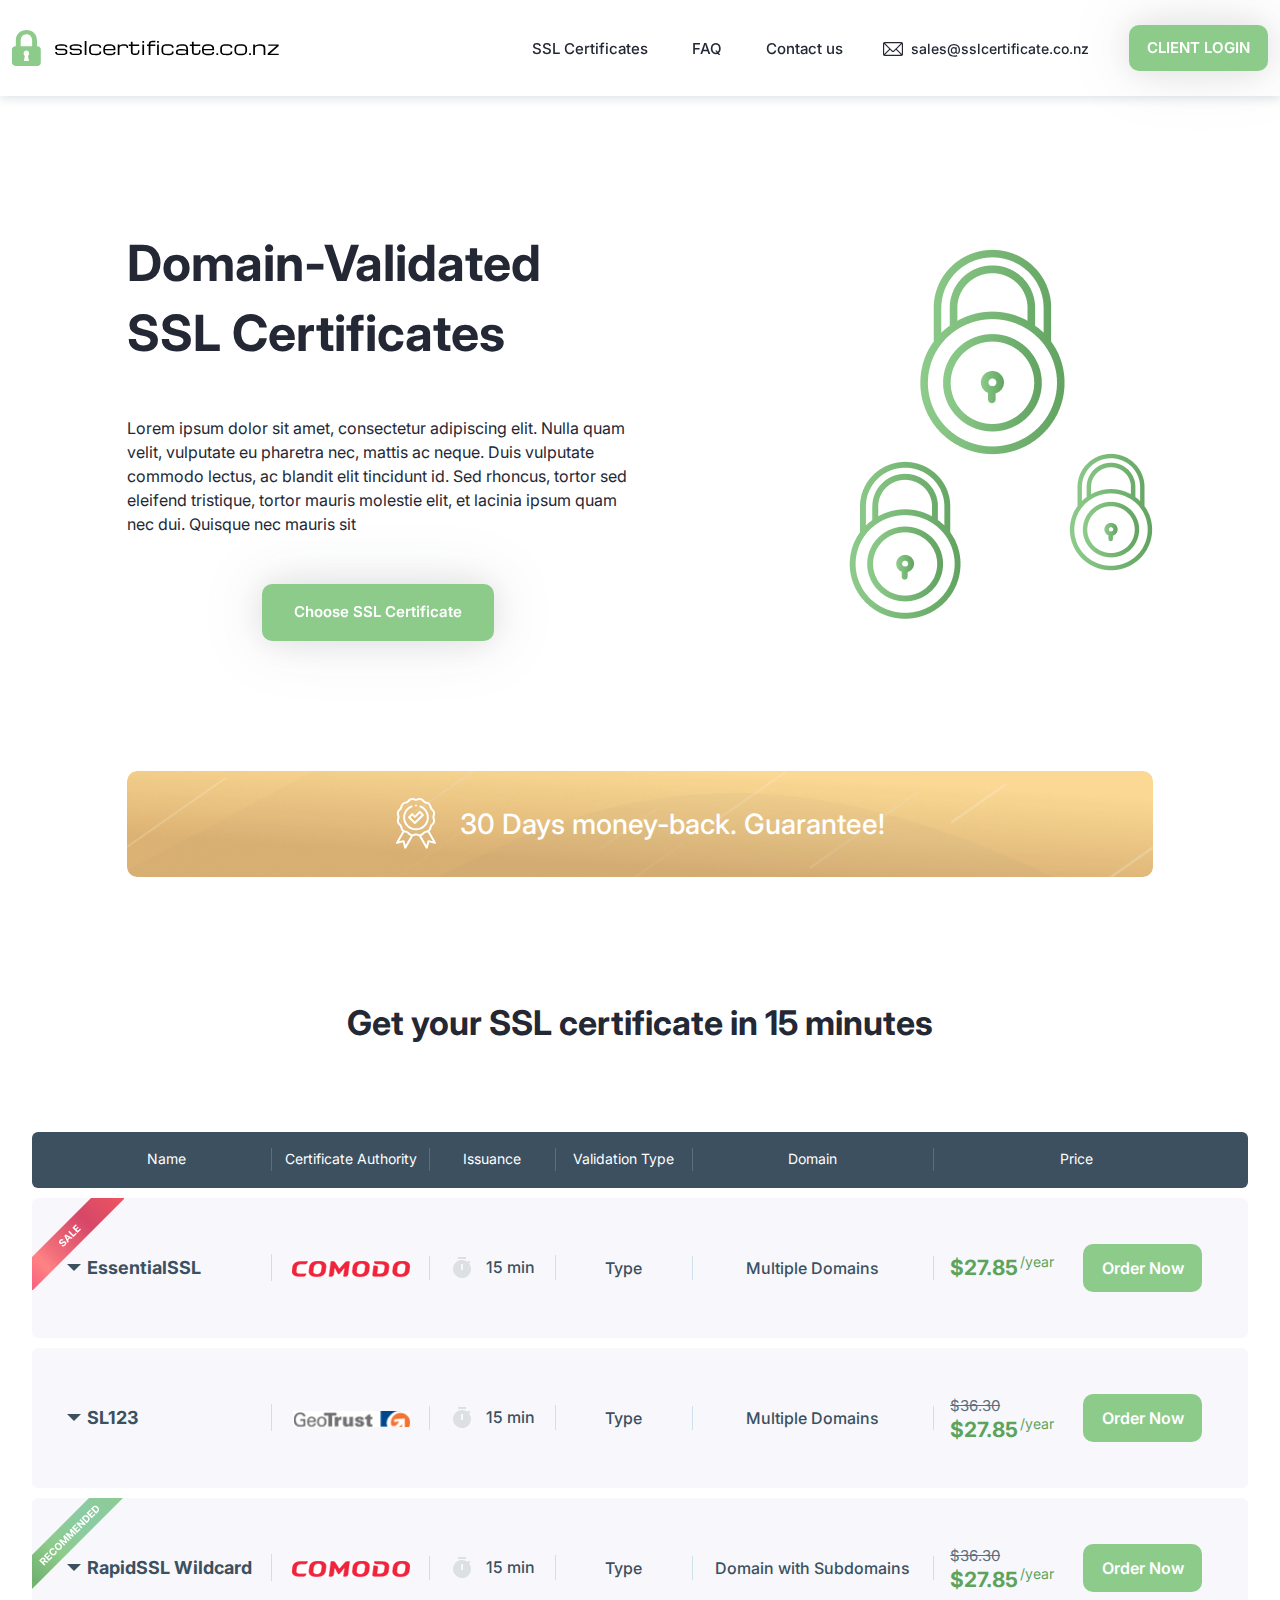
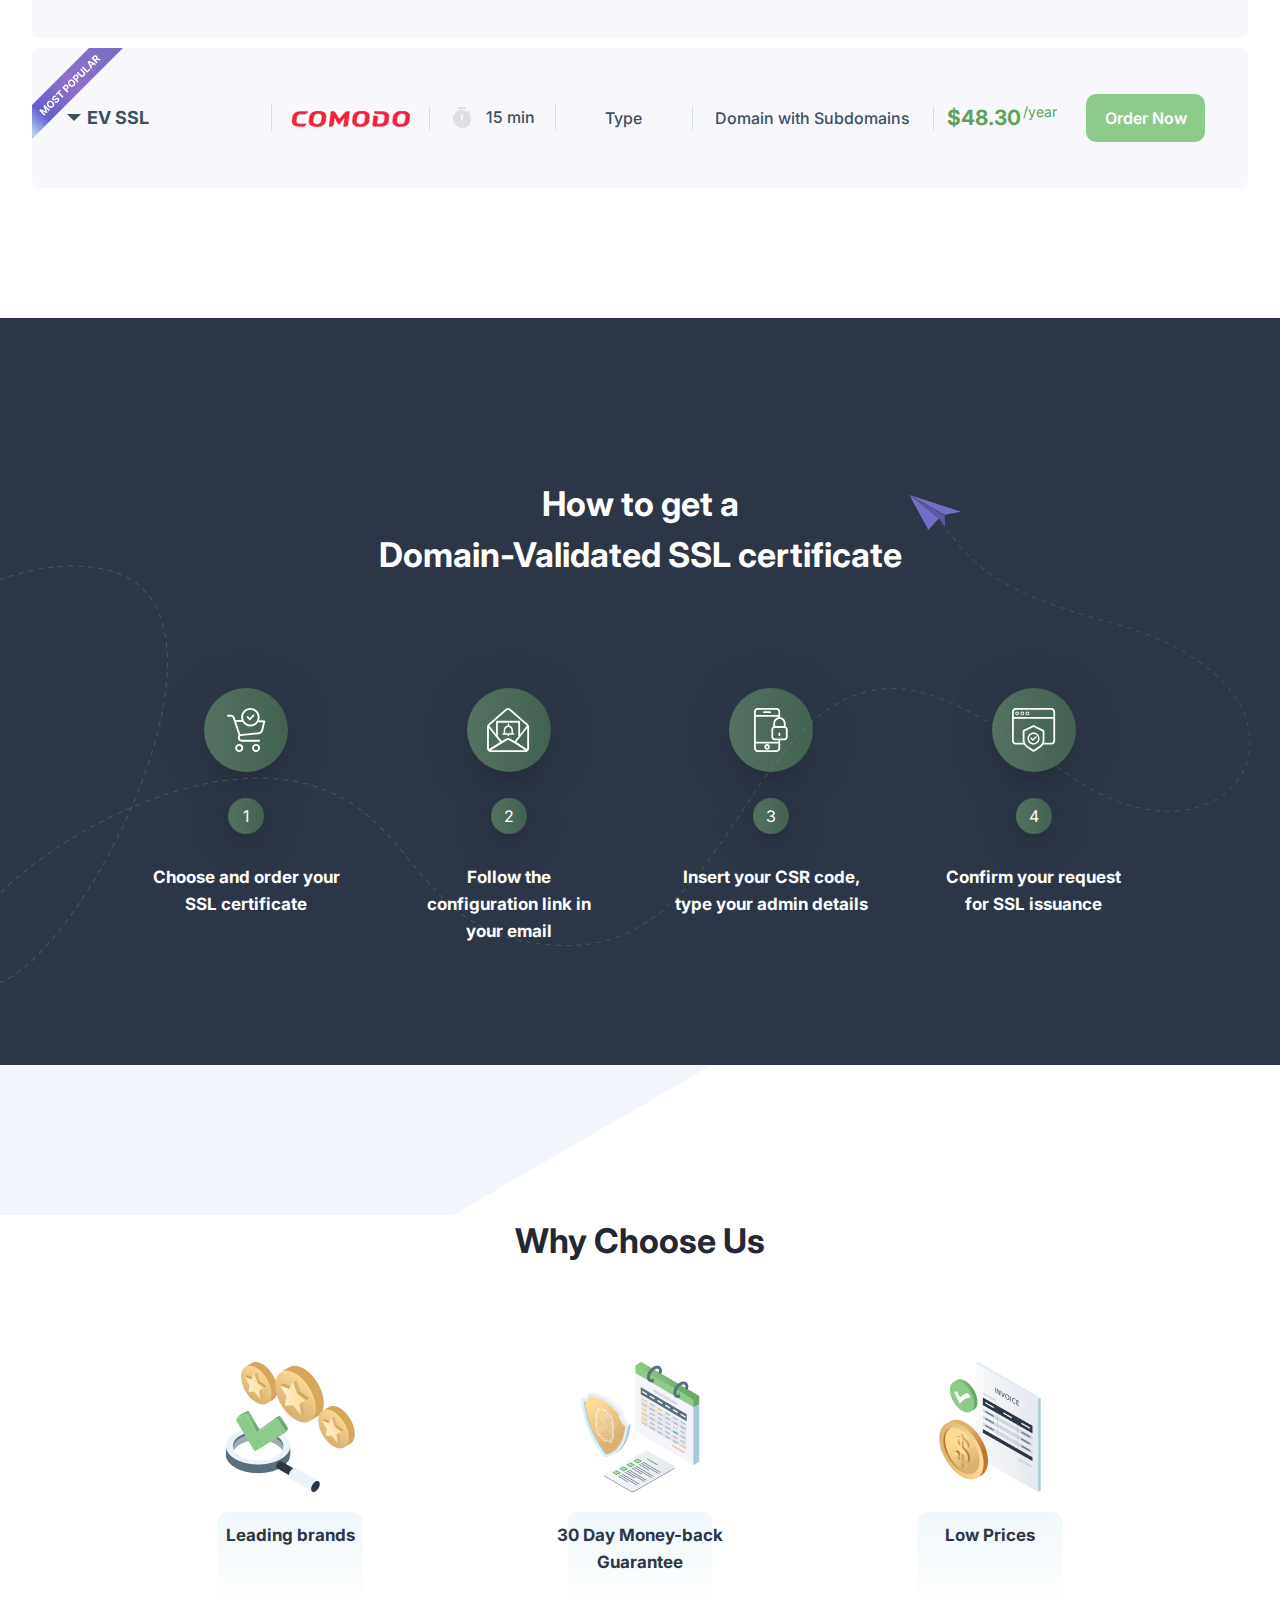
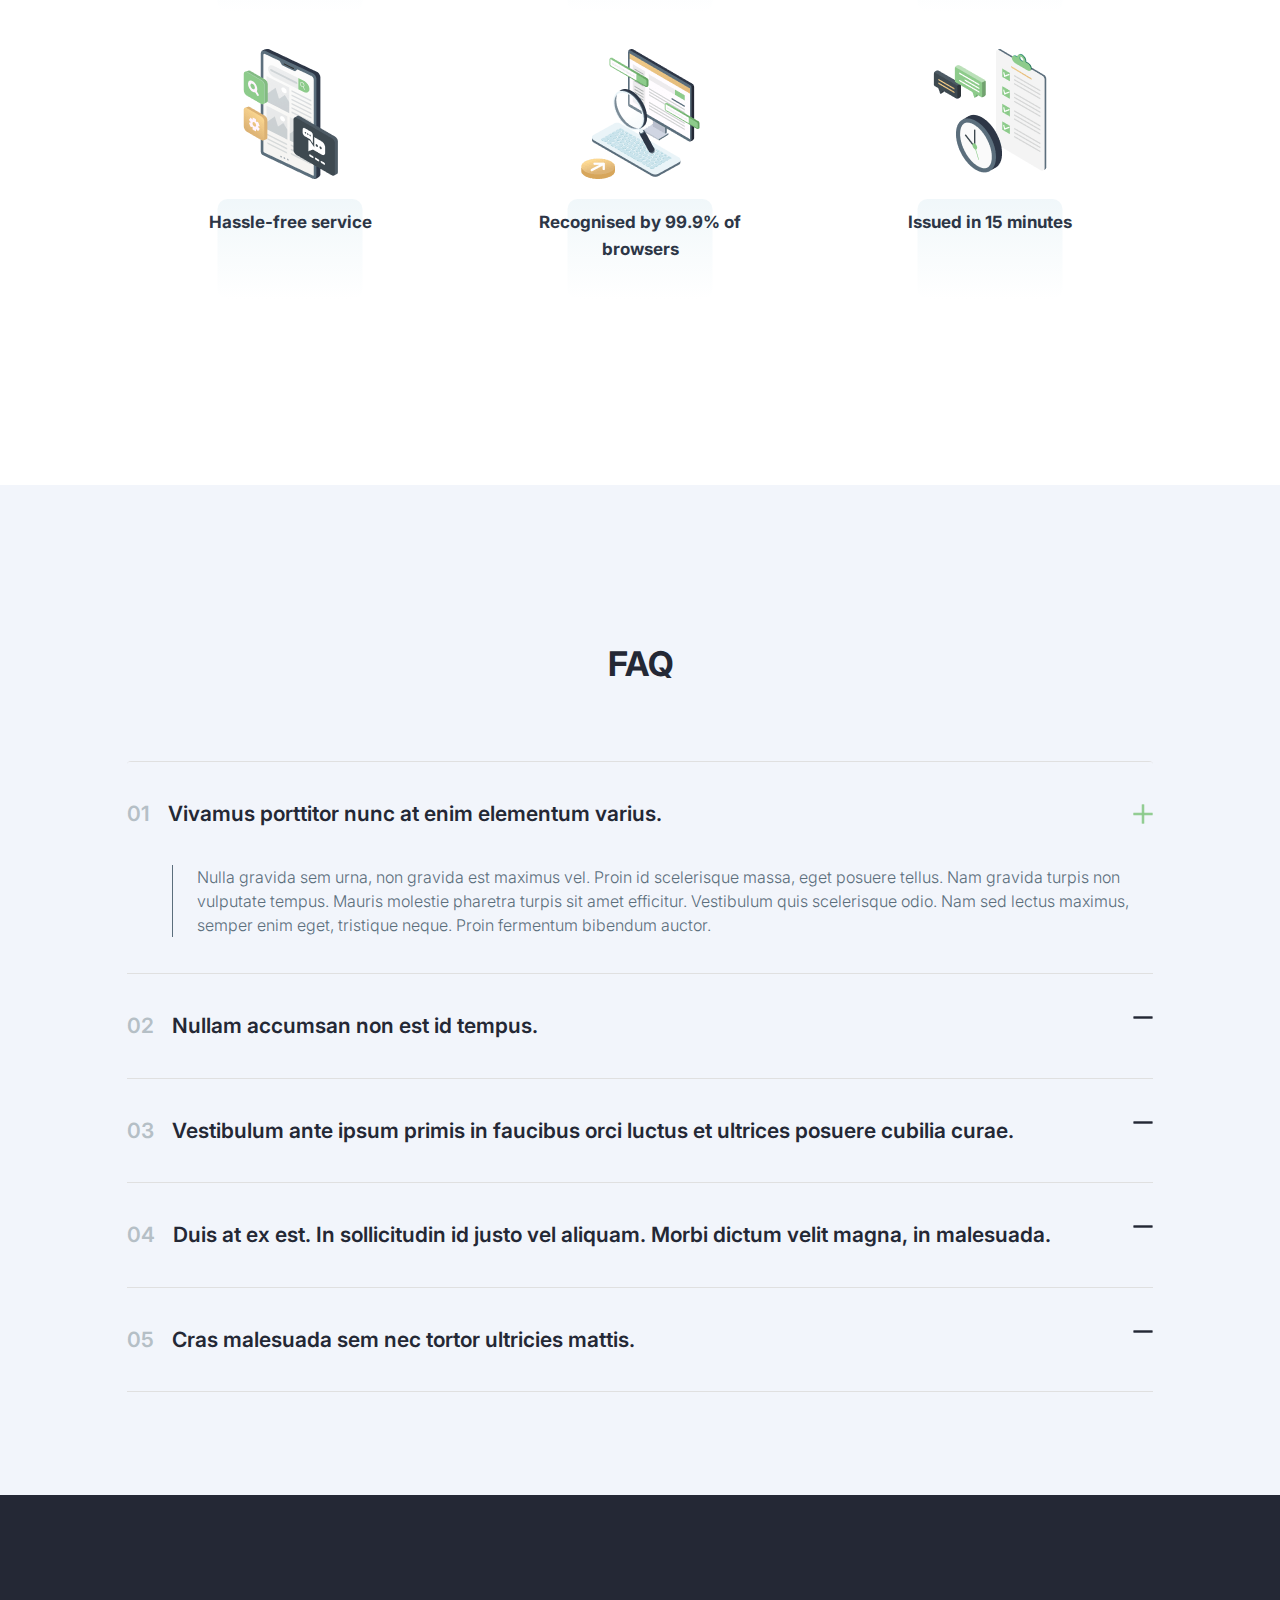
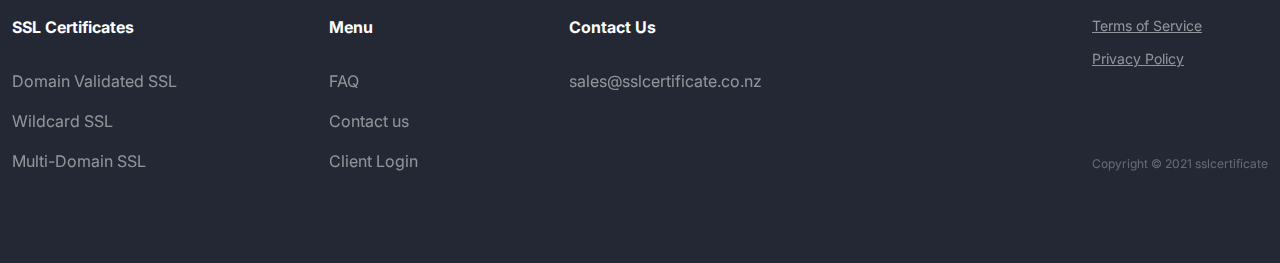
<file: multi_domain.html>
<!DOCTYPE html>
<html lang="en">

<head>
  <meta charset="UTF-8">
  <meta http-equiv="X-UA-Compatible" content="IE=edge">
  <meta name="viewport" content="width=device-width, initial-scale=1.0">
  <title>Domain-Validated SSL Certificates</title>
  <link rel="stylesheet" href="css/bootstrap.min.css">
  <link rel="stylesheet" href="css/style.css">
</head>

<body id="top">
  
  <header class="header">
    <div class="section-container">
      <div class="header__inner">

        <div class="header__inner-logo">
          <a href="index.html">
            <img src="img/header_logo.svg" alt="logo">
          </a>
        </div>
        <div class="burger__menu">
          <span></span>
          <span></span>
        </div>
        <div class="header__inner-wrapper">
          <div class="header__inner-box">
            <nav class="header__inner-menu">
              <ul>
                <li class="header__menu-dropdown hover-dropdown">
                  <span >SSL Certificates</span>
                  <ul class="dropdown-list">
                    <li>
                      <a href="domain_validated.html">Domain Validated SSL</a>
                    </li>
                    <li>
                      <a href="wildcard.html">Wildcard SSL</a>
                    </li>
                    <li>
                      <a href="multi_domain.html">Multi-Domain SSL</a>
                    </li>
                  </ul>
                </li>
                <li><a href="#">FAQ</a></li>
                <li><a href="contacts.html">Contact us</a></li>
              </ul>
            </nav>
            <div class="header__inner-mail">
              <svg width="20" height="20" viewBox="0 0 20 20" fill="none" xmlns="http://www.w3.org/2000/svg">
                <path
                  d="M18.2422 2.96875H1.75781C0.790547 2.96875 0 3.75582 0 4.72656V15.2734C0 16.2445 0.791055 17.0312 1.75781 17.0312H18.2422C19.2095 17.0312 20 16.2442 20 15.2734V4.72656C20 3.75559 19.2091 2.96875 18.2422 2.96875ZM17.9723 4.14062C17.4039 4.71082 10.7283 11.4082 10.4541 11.6834C10.225 11.9131 9.77512 11.9133 9.54594 11.6834L2.02773 4.14062H17.9723ZM1.17188 15.058V4.94199L6.21348 10L1.17188 15.058ZM2.02773 15.8594L7.04078 10.83L8.71598 12.5107C9.40246 13.1994 10.5978 13.1991 11.2841 12.5107L12.9593 10.83L17.9723 15.8594H2.02773ZM18.8281 15.058L13.7865 10L18.8281 4.94199V15.058Z"
                  fill="#242835" />
              </svg>
              <a href="mailto:sales@sslcertificate.co.nz">sales@sslcertificate.co.nz</a>
            </div>
            <a href="#" class="header__inner-btn">Client Login</a>
          </div>
        </div>
      </div>
    </div>
  </header>

  <section class="products-main">
    <div class="container">
      <div class="row align-items-center">
        <div class="col-lg-6">
          <div class="products-main__wrapper">
            <div class="products-main__title">
              <h1>
                Domain-Validated SSL Certificates
              </h1>
            </div>
            <div class="products-main__subtitle">
              <p>
                Lorem ipsum dolor sit amet, consectetur adipiscing elit. Nulla quam velit, vulputate eu pharetra nec,
                mattis ac neque. Duis vulputate commodo lectus, ac blandit elit tincidunt id. Sed rhoncus, tortor sed
                eleifend tristique, tortor mauris molestie elit, et lacinia ipsum quam nec dui. Quisque nec mauris sit
              </p>
            </div>
            <div class="products-main__btn">
              <a href="#">Choose SSL Certificate</a>
            </div>
          </div>
        </div>

        <div class="col-lg-6">
          <div class="products-main__bg">
            <img src="img/multi_domain__bg.png" alt="image">
          </div>
        </div>
      </div>


    </div>
    </div>

  </section>

  <section class="products-get">
    <div class="container">
      <div class="products-get__widget" style=" background-image: url(img/products-get__widget.png);">
        <img src="img/products_widget_icon.svg" alt="image">
        <span>
          30 Days money-back. Guarantee!
        </span>
      </div>
      <div class="products-get__title section-title">
        <h2>
          Get your SSL certificate in 15 minutes
        </h2>
      </div>
    </div>

    <div class="products-get__inner">
      <div class="products-get__row">
        <div class="products-get__col">
          Name
        </div>
        <div class="products-get__col">
          Certificate Authority
        </div>
        <div class="products-get__col">
          Issuance
        </div>
        <div class="products-get__col">
          Validation Type
        </div>
        <div class="products-get__col">
          Domain
        </div>
        <div class="products-get__col">
          Price
        </div>
      </div>

      <div class="products-get__wrapper">
        <div class="products-get__item sale">
          <div class="products-get__col">
            <div class="products-get__name">
              EssentialSSL
            </div>
          </div>
          <div class="products-get__col">
            <div class="products-get__icon">
              <img src="img/products__item_icon1.png" alt="image">
            </div>
          </div>
          <div class="products-get__col">
            <div class="products-get__time">
              <img src="img/time_icon.svg" alt="image">
              15 min
            </div>
          </div>
          <div class="products-get__col">
            <div class="products-get__type">
              Type
            </div>
          </div>
          <div class="products-get__col">
            <div class="products-get__domain">
              Multiple Domains
            </div>
          </div>
          <div class="products-get__col">
            <div class="products-get__box">
              <div class="products-get__price">
                <div class="products-get__old-price">
                  
                </div>
                <div class="price">
                  $27.85
                  <span>
                    /year
                  </span>
                </div>
              </div>
              <a href="#" class="products-get__btn">
                Order Now
              </a>
            </div>
          </div>
        </div>
        <div class="products-get__list">
          <div class="products__list-title">
            General description:
          </div>
          <div class="products__list-text">
            Et netus et malesuada fames. Phasellus vestibulum lorem sed risus ultricies tristique nulla aliquet enim. Eu
            facilisis sed odio morbi quis commodo odio aenean. Cursus turpis massa tincidunt dui. Sed nisi lacus sed
            viverra tellus in hac. Id diam vel quam elementum pulvinar etiam non quam. Mattis nunc sed blandit libero.
            Interdum posuere lorem ipsum dolor sit amet consectetur adipiscing. Potenti nullam ac tortor vitae purus
            faucibus ornare suspendisse. A erat nam at lectus urna duis convallis convallis. Luctus venenatis lectus
            magna fringilla urna porttitor rhoncus. Pretium vulputate sapien nec sagittis aliquam malesuada bibendum
            arcu. Egestas tellus rutrum tellus pellentesque eu tincidunt tortor. Auctor urna nunc id cursus.
          </div>
          <div class="products__list-title">
            Detailed characteristics:
          </div>
          <div class="products__list-info">

            <div class="list__info-col">
              <div class="list__info-character">
                <p>Encryption: </p>
                <span>
                  Up to 256 bits
                </span>
              </div>
              <div class="list__info-character">
                <p>Browser Recognition: </p>
                <span>
                  99.9 %
                </span>
              </div>
              <div class="list__info-character">
                <p>Mobile Browser Support: </p>
                <span>
                  +
                </span>
              </div>
            </div>

            <div class="list__info-col">
              <div class="list__info-character">
                <p>Subdomain protection: </p>
                <span>
                  +
                </span>
              </div>
              <div class="list__info-character">
                <p>Green browser line: </p>
                <span>
                  +
                </span>
              </div>
              <div class="list__info-character">
                <p>Trust seal </p>
                <span>
                  Static
                </span>
              </div>
            </div>

            <div class="list__info-col">
              <div class="list__info-character">
                <p>Guarantee amount:</p>
                <span>
                  $ 10,000
                </span>
              </div>
              <div class="list__info-character">
                <p>Money back guarantee:</p>
                <span>
                  99.9 %
                </span>
              </div>
              <div class="list__info-character">
                <p>Mobile Browser Support:</p>
                <span>
                  30 days from the date of issue
                </span>
              </div>
            </div>

          </div>
        </div>
      </div>

      <div class="products-get__wrapper">
        <div class="products-get__item ">
          <div class="products-get__col">
            <div class="products-get__name">
              SL123
            </div>
          </div>
          <div class="products-get__col">
            <div class="products-get__icon">
              <img src="img/products__item_icon2.png" alt="image">
            </div>
          </div>
          <div class="products-get__col">
            <div class="products-get__time">
              <img src="img/time_icon.svg" alt="image">
              15 min
            </div>
          </div>
          <div class="products-get__col">
            <div class="products-get__type">
              Type
            </div>
          </div>
          <div class="products-get__col">
            <div class="products-get__domain">
              Multiple Domains
            </div>
          </div>
          <div class="products-get__col">
            <div class="products-get__box">
              <div class="products-get__price">
                <div class="products-get__old-price">
                  $36.30
                </div>
                <div class="price">
                  $27.85
                  <span>
                    /year
                  </span>
                </div>
              </div>
              <a href="#" class="products-get__btn">
                Order Now
              </a>
            </div>
          </div>
        </div>
        <div class="products-get__list">
          <div class="products__list-title">
            General description:
          </div>
          <div class="products__list-text">
            Et netus et malesuada fames. Phasellus vestibulum lorem sed risus ultricies tristique nulla aliquet enim. Eu
            facilisis sed odio morbi quis commodo odio aenean. Cursus turpis massa tincidunt dui. Sed nisi lacus sed
            viverra tellus in hac. Id diam vel quam elementum pulvinar etiam non quam. Mattis nunc sed blandit libero.
            Interdum posuere lorem ipsum dolor sit amet consectetur adipiscing. Potenti nullam ac tortor vitae purus
            faucibus ornare suspendisse. A erat nam at lectus urna duis convallis convallis. Luctus venenatis lectus
            magna fringilla urna porttitor rhoncus. Pretium vulputate sapien nec sagittis aliquam malesuada bibendum
            arcu. Egestas tellus rutrum tellus pellentesque eu tincidunt tortor. Auctor urna nunc id cursus.
          </div>
          <div class="products__list-title">
            Detailed characteristics:
          </div>
          <div class="products__list-info">

            <div class="list__info-col">
              <div class="list__info-character">
                <p>Encryption: </p>
                <span>
                  Up to 256 bits
                </span>
              </div>
              <div class="list__info-character">
                <p>Browser Recognition: </p>
                <span>
                  99.9 %
                </span>
              </div>
              <div class="list__info-character">
                <p>Mobile Browser Support: </p>
                <span>
                  +
                </span>
              </div>
            </div>

            <div class="list__info-col">
              <div class="list__info-character">
                <p>Subdomain protection: </p>
                <span>
                  +
                </span>
              </div>
              <div class="list__info-character">
                <p>Green browser line: </p>
                <span>
                  +
                </span>
              </div>
              <div class="list__info-character">
                <p>Trust seal </p>
                <span>
                  Static
                </span>
              </div>
            </div>

            <div class="list__info-col">
              <div class="list__info-character">
                <p>Guarantee amount:</p>
                <span>
                  $ 10,000
                </span>
              </div>
              <div class="list__info-character">
                <p>Money back guarantee:</p>
                <span>
                  99.9 %
                </span>
              </div>
              <div class="list__info-character">
                <p>Mobile Browser Support:</p>
                <span>
                  30 days from the date of issue
                </span>
              </div>
            </div>

          </div>
        </div>
      </div>

      <div class="products-get__wrapper">
        <div class="products-get__item recommended">
          <div class="products-get__col">
            <div class="products-get__name">
              RapidSSL Wildcard
            </div>
          </div>
          <div class="products-get__col">
            <div class="products-get__icon">
              <img src="img/products__item_icon1.png" alt="image">
            </div>
          </div>
          <div class="products-get__col">
            <div class="products-get__time">
              <img src="img/time_icon.svg" alt="image">
              15 min
            </div>
          </div>
          <div class="products-get__col">
            <div class="products-get__type">
              Type
            </div>
          </div>
          <div class="products-get__col">
            <div class="products-get__domain">
              Domain with Subdomains
            </div>
          </div>
          <div class="products-get__col">
            <div class="products-get__box">
              <div class="products-get__price">
                <div class="products-get__old-price">
                  $36.30
                </div>
                <div class="price">
                  $27.85
                  <span>
                    /year
                  </span>
                </div>
              </div>
              <a href="#" class="products-get__btn">
                Order Now
              </a>
            </div>
          </div>
        </div>
        <div class="products-get__list">
          <div class="products__list-title">
            General description:
          </div>
          <div class="products__list-text">
            Et netus et malesuada fames. Phasellus vestibulum lorem sed risus ultricies tristique nulla aliquet enim. Eu
            facilisis sed odio morbi quis commodo odio aenean. Cursus turpis massa tincidunt dui. Sed nisi lacus sed
            viverra tellus in hac. Id diam vel quam elementum pulvinar etiam non quam. Mattis nunc sed blandit libero.
            Interdum posuere lorem ipsum dolor sit amet consectetur adipiscing. Potenti nullam ac tortor vitae purus
            faucibus ornare suspendisse. A erat nam at lectus urna duis convallis convallis. Luctus venenatis lectus
            magna fringilla urna porttitor rhoncus. Pretium vulputate sapien nec sagittis aliquam malesuada bibendum
            arcu. Egestas tellus rutrum tellus pellentesque eu tincidunt tortor. Auctor urna nunc id cursus.
          </div>
          <div class="products__list-title">
            Detailed characteristics:
          </div>
          <div class="products__list-info">

            <div class="list__info-col">
              <div class="list__info-character">
                <p>Encryption: </p>
                <span>
                  Up to 256 bits
                </span>
              </div>
              <div class="list__info-character">
                <p>Browser Recognition: </p>
                <span>
                  99.9 %
                </span>
              </div>
              <div class="list__info-character">
                <p>Mobile Browser Support: </p>
                <span>
                  +
                </span>
              </div>
            </div>

            <div class="list__info-col">
              <div class="list__info-character">
                <p>Subdomain protection: </p>
                <span>
                  +
                </span>
              </div>
              <div class="list__info-character">
                <p>Green browser line: </p>
                <span>
                  +
                </span>
              </div>
              <div class="list__info-character">
                <p>Trust seal </p>
                <span>
                  Static
                </span>
              </div>
            </div>

            <div class="list__info-col">
              <div class="list__info-character">
                <p>Guarantee amount:</p>
                <span>
                  $ 10,000
                </span>
              </div>
              <div class="list__info-character">
                <p>Money back guarantee:</p>
                <span>
                  99.9 %
                </span>
              </div>
              <div class="list__info-character">
                <p>Mobile Browser Support:</p>
                <span>
                  30 days from the date of issue
                </span>
              </div>
            </div>

          </div>
        </div>
      </div>

      <div class="products-get__wrapper">
        <div class="products-get__item popular">
          <div class="products-get__col">
            <div class="products-get__name">
              EV SSL
            </div>
          </div>
          <div class="products-get__col">
            <div class="products-get__icon">
              <img src="img/products__item_icon1.png" alt="image">
            </div>
          </div>
          <div class="products-get__col">
            <div class="products-get__time">
              <img src="img/time_icon.svg" alt="image">
              15 min
            </div>
          </div>
          <div class="products-get__col">
            <div class="products-get__type">
              Type
            </div>
          </div>
          <div class="products-get__col">
            <div class="products-get__domain">
              Domain with Subdomains
            </div>
          </div>
          <div class="products-get__col">
            <div class="products-get__box">
              <div class="products-get__price">
                <div class="products-get__old-price">
                  
                </div>
                <div class="price">
                  $48.30
                  <span>
                    /year
                  </span>
                </div>
              </div>
              <a href="#" class="products-get__btn">
                Order Now
              </a>
            </div>
          </div>
        </div>
        <div class="products-get__list">
          <div class="products__list-title">
            General description:
          </div>
          <div class="products__list-text">
            Et netus et malesuada fames. Phasellus vestibulum lorem sed risus ultricies tristique nulla aliquet enim. Eu
            facilisis sed odio morbi quis commodo odio aenean. Cursus turpis massa tincidunt dui. Sed nisi lacus sed
            viverra tellus in hac. Id diam vel quam elementum pulvinar etiam non quam. Mattis nunc sed blandit libero.
            Interdum posuere lorem ipsum dolor sit amet consectetur adipiscing. Potenti nullam ac tortor vitae purus
            faucibus ornare suspendisse. A erat nam at lectus urna duis convallis convallis. Luctus venenatis lectus
            magna fringilla urna porttitor rhoncus. Pretium vulputate sapien nec sagittis aliquam malesuada bibendum
            arcu. Egestas tellus rutrum tellus pellentesque eu tincidunt tortor. Auctor urna nunc id cursus.
          </div>
          <div class="products__list-title">
            Detailed characteristics:
          </div>
          <div class="products__list-info">

            <div class="list__info-col">
              <div class="list__info-character">
                <p>Encryption: </p>
                <span>
                  Up to 256 bits
                </span>
              </div>
              <div class="list__info-character">
                <p>Browser Recognition: </p>
                <span>
                  99.9 %
                </span>
              </div>
              <div class="list__info-character">
                <p>Mobile Browser Support: </p>
                <span>
                  +
                </span>
              </div>
            </div>

            <div class="list__info-col">
              <div class="list__info-character">
                <p>Subdomain protection: </p>
                <span>
                  +
                </span>
              </div>
              <div class="list__info-character">
                <p>Green browser line: </p>
                <span>
                  +
                </span>
              </div>
              <div class="list__info-character">
                <p>Trust seal </p>
                <span>
                  Static
                </span>
              </div>
            </div>

            <div class="list__info-col">
              <div class="list__info-character">
                <p>Guarantee amount:</p>
                <span>
                  $ 10,000
                </span>
              </div>
              <div class="list__info-character">
                <p>Money back guarantee:</p>
                <span>
                  99.9 %
                </span>
              </div>
              <div class="list__info-character">
                <p>Mobile Browser Support:</p>
                <span>
                  30 days from the date of issue
                </span>
              </div>
            </div>

          </div>
        </div>
      </div>

    </div>

  </section>

  <section class="products-howto">
    <div class="container">
      <div class="products-howto__title section-title">
        <h2>
          How to get a </br>
          Domain-Validated SSL certificate
        </h2>
      </div>
      <div class="row">
        <div class="col-sm-6 col-lg-3 text-center">
          <div class="products-howto__item">
            <div class="products-howto__img">
              <img src="img/products-howto__item1.svg" alt="image">
            </div>
            <div class="products-howto__number">
              1
            </div>
            <div class="products-howto__text">
              Choose and order your SSL certificate
            </div>
          </div>
        </div>
        <div class="col-sm-6 col-lg-3 text-center">
          <div class="products-howto__item">
            <div class="products-howto__img">
              <img src="img/products-howto__item2.svg" alt="image">
            </div>
            <div class="products-howto__number">
              2
            </div>
            <div class="products-howto__text">
              Follow the configuration link in your email
            </div>
          </div>
        </div>
        <div class="col-sm-6 col-lg-3 text-center">
          <div class="products-howto__item">
            <div class="products-howto__img">
              <img src="img/products-howto__item3.svg" alt="image">
            </div>
            <div class="products-howto__number">
              3
            </div>
            <div class="products-howto__text">
              Insert your CSR code, type your admin details
            </div>
          </div>
        </div>
        <div class="col-sm-6 col-lg-3 text-center">
          <div class="products-howto__item">
            <div class="products-howto__img">
              <img src="img/products-howto__item4.svg" alt="image">
            </div>
            <div class="products-howto__number">
              4
            </div>
            <div class="products-howto__text">
              Confirm your request for SSL issuance
            </div>
          </div>
        </div>
      </div>
    </div>
  </section>

  <section class="products-whychoose">
    <div class="container">
      <div class="whychoose__inner">
        <div class="whychoose__title section-title">
          <h2>
            Why Choose Us
          </h2>
        </div>
        <div class="row">
          <div class="col-sm-6 col-md-4 text-center">
            <div class="whychoose__item">
              <div class="whychoose__item-img">
                <img src="img/whychoose__item1.png" alt="image">
              </div>
              <div class="whychoose__item-text">
                Leading brands
              </div>
            </div>
          </div>
          <div class="col-sm-6 col-md-4 text-center">
            <div class="whychoose__item">
              <div class="whychoose__item-img">
                <img src="img/whychoose__item2.png" alt="image">
              </div>
              <div class="whychoose__item-text">
                30 Day Money-back
                Guarantee
              </div>
            </div>
          </div>
          <div class="col-sm-6 col-md-4 text-center">
            <div class="whychoose__item">
              <div class="whychoose__item-img">
                <img src="img/whychoose__item3.png" alt="image">
              </div>
              <div class="whychoose__item-text">
                Low Prices
              </div>
            </div>
          </div>
          <div class="col-sm-6 col-md-4 text-center">
            <div class="whychoose__item">
              <div class="whychoose__item-img">
                <img src="img/whychoose__item4.png" alt="image">
              </div>
              <div class="whychoose__item-text">
                Hassle-free service
              </div>
            </div>
          </div>
          <div class="col-sm-6 col-md-4 text-center">
            <div class="whychoose__item">
              <div class="whychoose__item-img">
                <img src="img/whychoose__item5.png" alt="image">
              </div>
              <div class="whychoose__item-text">
                Recognised by 99.9%
                of browsers
              </div>
            </div>
          </div>
          <div class="col-sm-6 col-md-4 text-center">
            <div class="whychoose__item">
              <div class="whychoose__item-img">
                <img src="img/whychoose__item6.png" alt="image">
              </div>
              <div class="whychoose__item-text">
                Issued in 15 minutes
              </div>
            </div>
          </div>
        </div>
      </div>
    </div>
  </section>

  <section class="products-faq">
    <div class="container">
      <div class="products-faq__title section-title">
        <h2>
          FAQ
        </h2>
      </div>

      <div class="products-faq__inner">

        <div class="products-faq__accordion" id="accordionExample">
          <div class="accordion-item">
            <h2 class="accordion-header" id="headingOne">
              <button class="accordion-button" type="button" data-bs-toggle="collapse" data-bs-target="#collapseOne"
                aria-expanded="true" aria-controls="collapseOne">
                <span>01</span>
                Vivamus porttitor nunc at enim elementum varius.
              </button>
            </h2>
            <div id="collapseOne" class="accordion-collapse collapse show" aria-labelledby="headingOne"
              data-bs-parent="#accordionExample">
              <div class="accordion-body">
                Nulla gravida sem urna, non gravida est maximus vel. Proin id scelerisque massa, eget posuere tellus.
                Nam gravida turpis non vulputate tempus. Mauris molestie pharetra turpis sit amet efficitur. Vestibulum
                quis scelerisque odio. Nam sed lectus maximus, semper enim eget, tristique neque. Proin fermentum
                bibendum auctor.
              </div>
            </div>
          </div>

          <div class="accordion-item">
            <h2 class="accordion-header" id="headingTwo">
              <button class="accordion-button collapsed" type="button" data-bs-toggle="collapse"
                data-bs-target="#collapseTwo" aria-expanded="false" aria-controls="collapseTwo">
                <span>02</span> Nullam accumsan non est id tempus.
              </button>
            </h2>
            <div id="collapseTwo" class="accordion-collapse collapse" aria-labelledby="headingTwo"
              data-bs-parent="#accordionExample">
              <div class="accordion-body">
                Nulla gravida sem urna, non gravida est maximus vel. Proin id scelerisque massa, eget posuere tellus.
                Nam gravida turpis non vulputate tempus. Mauris molestie pharetra turpis sit amet efficitur. Vestibulum
                quis scelerisque odio. Nam sed lectus maximus, semper enim eget, tristique neque. Proin fermentum
                bibendum auctor.
              </div>
            </div>
          </div>

          <div class="accordion-item">
            <h2 class="accordion-header" id="headingThree">
              <button class="accordion-button collapsed" type="button" data-bs-toggle="collapse"
                data-bs-target="#collapseThree" aria-expanded="false" aria-controls="collapseThree">
                <span>03</span> Vestibulum ante ipsum primis in faucibus orci luctus et ultrices posuere cubilia curae.
              </button>
            </h2>
            <div id="collapseThree" class="accordion-collapse collapse" aria-labelledby="headingThree"
              data-bs-parent="#accordionExample">
              <div class="accordion-body">
                Nulla gravida sem urna, non gravida est maximus vel. Proin id scelerisque massa, eget posuere tellus.
                Nam gravida turpis non vulputate tempus. Mauris molestie pharetra turpis sit amet efficitur. Vestibulum
                quis scelerisque odio. Nam sed lectus maximus, semper enim eget, tristique neque. Proin fermentum
                bibendum auctor.
              </div>
            </div>
          </div>

          <div class="accordion-item">
            <h2 class="accordion-header" id="headingFour">
              <button class="accordion-button collapsed" type="button" data-bs-toggle="collapse"
                data-bs-target="#collapseFour" aria-expanded="false" aria-controls="collapseFour">
                <span>04</span> Duis at ex est. In sollicitudin id justo vel aliquam. Morbi dictum velit magna, in
                malesuada.
              </button>
            </h2>
            <div id="collapseFour" class="accordion-collapse collapse" aria-labelledby="headingFour"
              data-bs-parent="#accordionExample">
              <div class="accordion-body">
                Nulla gravida sem urna, non gravida est maximus vel. Proin id scelerisque massa, eget posuere tellus.
                Nam gravida turpis non vulputate tempus. Mauris molestie pharetra turpis sit amet efficitur. Vestibulum
                quis scelerisque odio. Nam sed lectus maximus, semper enim eget, tristique neque. Proin fermentum
                bibendum auctor.
              </div>
            </div>
          </div>

          <div class="accordion-item">
            <h2 class="accordion-header" id="headingFive">
              <button class="accordion-button collapsed" type="button" data-bs-toggle="collapse"
                data-bs-target="#collapseFive" aria-expanded="false" aria-controls="collapseFive">
                <span>05</span> Cras malesuada sem nec tortor ultricies mattis.
              </button>
            </h2>
            <div id="collapseFive" class="accordion-collapse collapse" aria-labelledby="headingFive"
              data-bs-parent="#accordionExample">
              <div class="accordion-body">
                Nulla gravida sem urna, non gravida est maximus vel. Proin id scelerisque massa, eget posuere tellus.
                Nam gravida turpis non vulputate tempus. Mauris molestie pharetra turpis sit amet efficitur. Vestibulum
                quis scelerisque odio. Nam sed lectus maximus, semper enim eget, tristique neque. Proin fermentum
                bibendum auctor.
              </div>
            </div>
          </div>

        </div>
      </div>

    </div>
  </section>

  <footer class="footer">
    <div class="section-container">
      <div class="footer__inner">
        <div class="footer__inner-content">

          <div class="footer__col">
            <div class="footer__col-title">
              SSL Certificates
            </div>
            <ul class="footer__col-list">
              <li><a href="domain_validated.html">Domain Validated SSL</a></li>
              <li><a href="wildcard.html">Wildcard SSL</a></li>
              <li><a href="multi_domain.html">Multi-Domain SSL</a></li>
            </ul>
          </div>
          <div class="footer__col">
            <div class="footer__col-title">
              Menu
            </div>
            <ul class="footer__col-list">
              <li><a href="#">FAQ</a></li>
              <li><a href="contacts.html">Contact us</a></li>
              <li><a href="#">Client Login</a></li>
            </ul>
          </div>
          <div class="footer__col">
            <div class="footer__col-title">
              Contact Us
            </div>
            <a href="mailto:sales@sslcertificate.co.nz" class="footer__col-mail">sales@sslcertificate.co.nz</a>
          </div>

        </div>
        <div class="footer__inner-copy">
          <div class="footer__copy-info">
            <a href="terms_and_conditions.html">Terms of Service</a>
            <a href="privacy_policy.html">Privacy Policy</a>
          </div>
          <div class="footer__copy-text">
            Copyright © 2021 sslcertificate
          </div>
        </div>
      </div>
    </div>
  </footer>

  <div class="back-top">
    <a href="#top">
      <img src="img/arrow__up.svg" alt="image">
    </a>
  </div>

  <script src="js/jquery.js"></script>
  <script src="js/bootstrap.min.js"></script>
  <script src="js/main.js"></script>
</body>

</html>
</file>
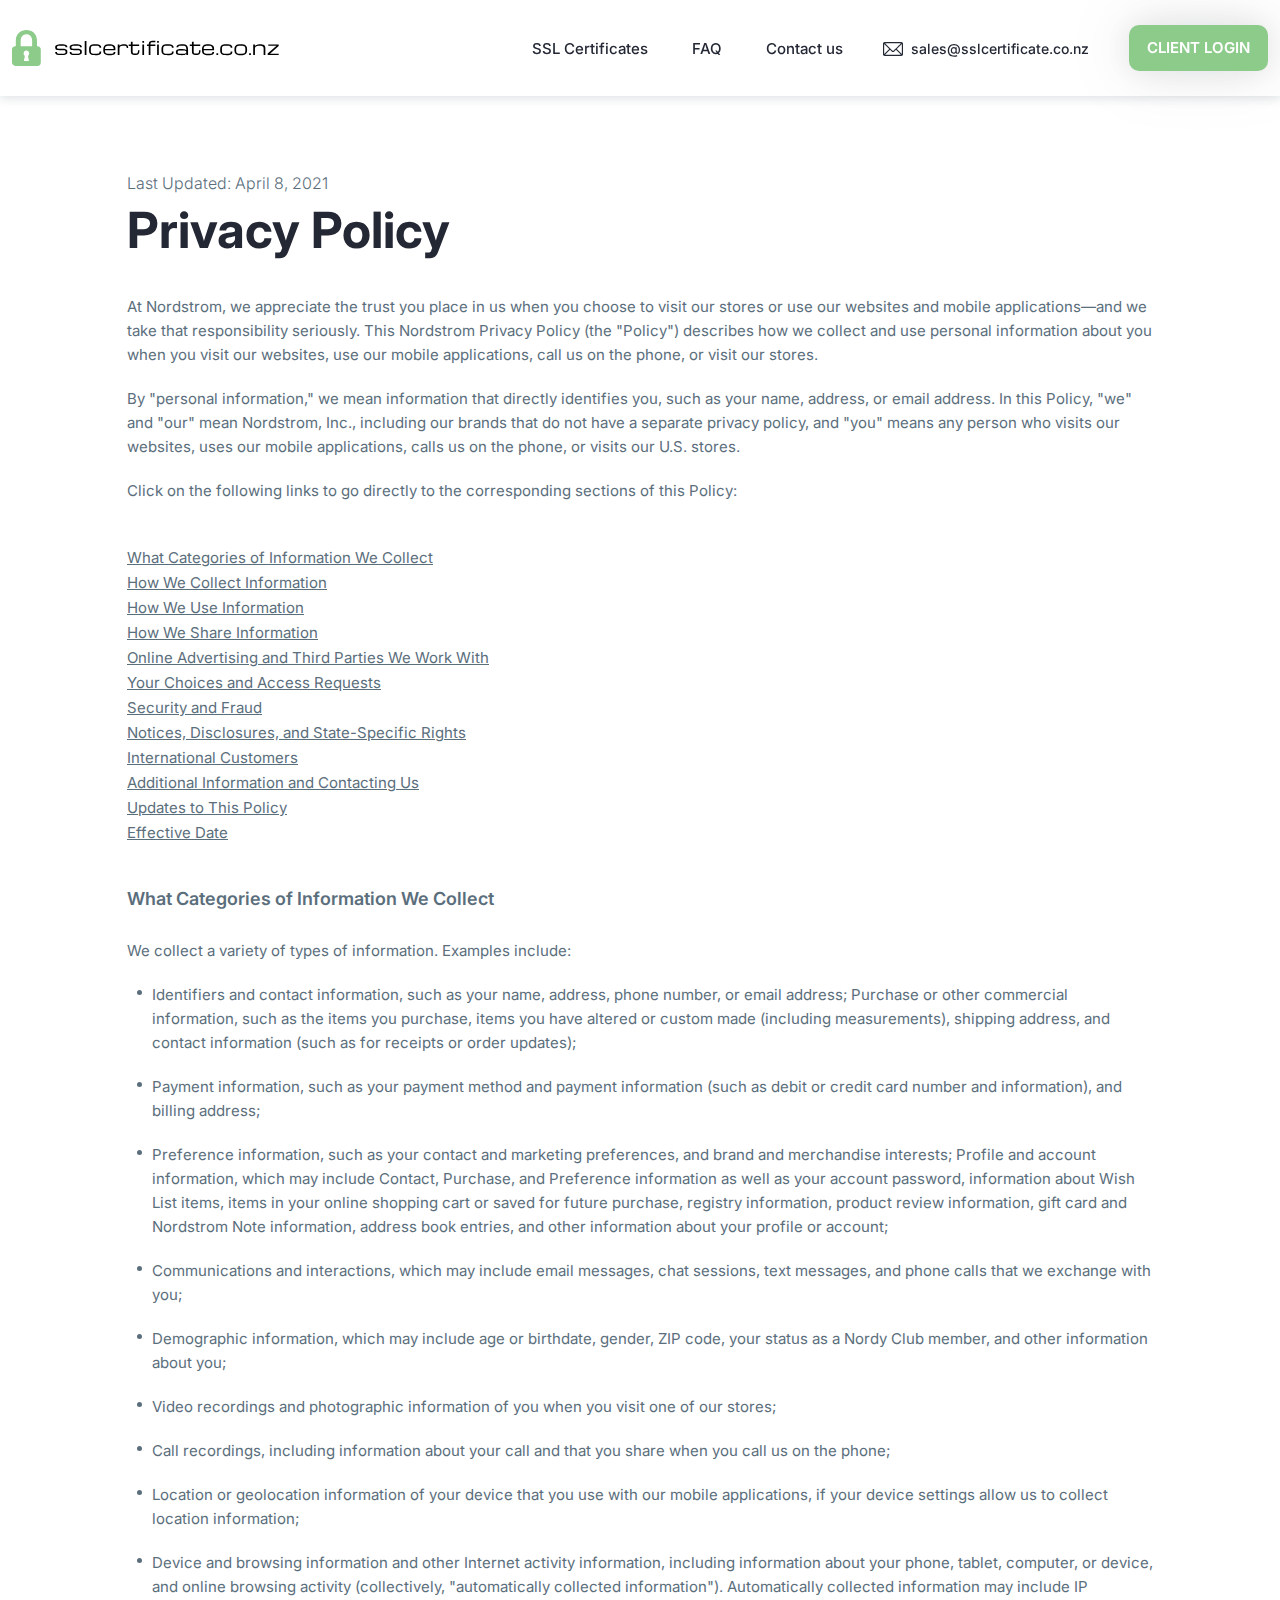
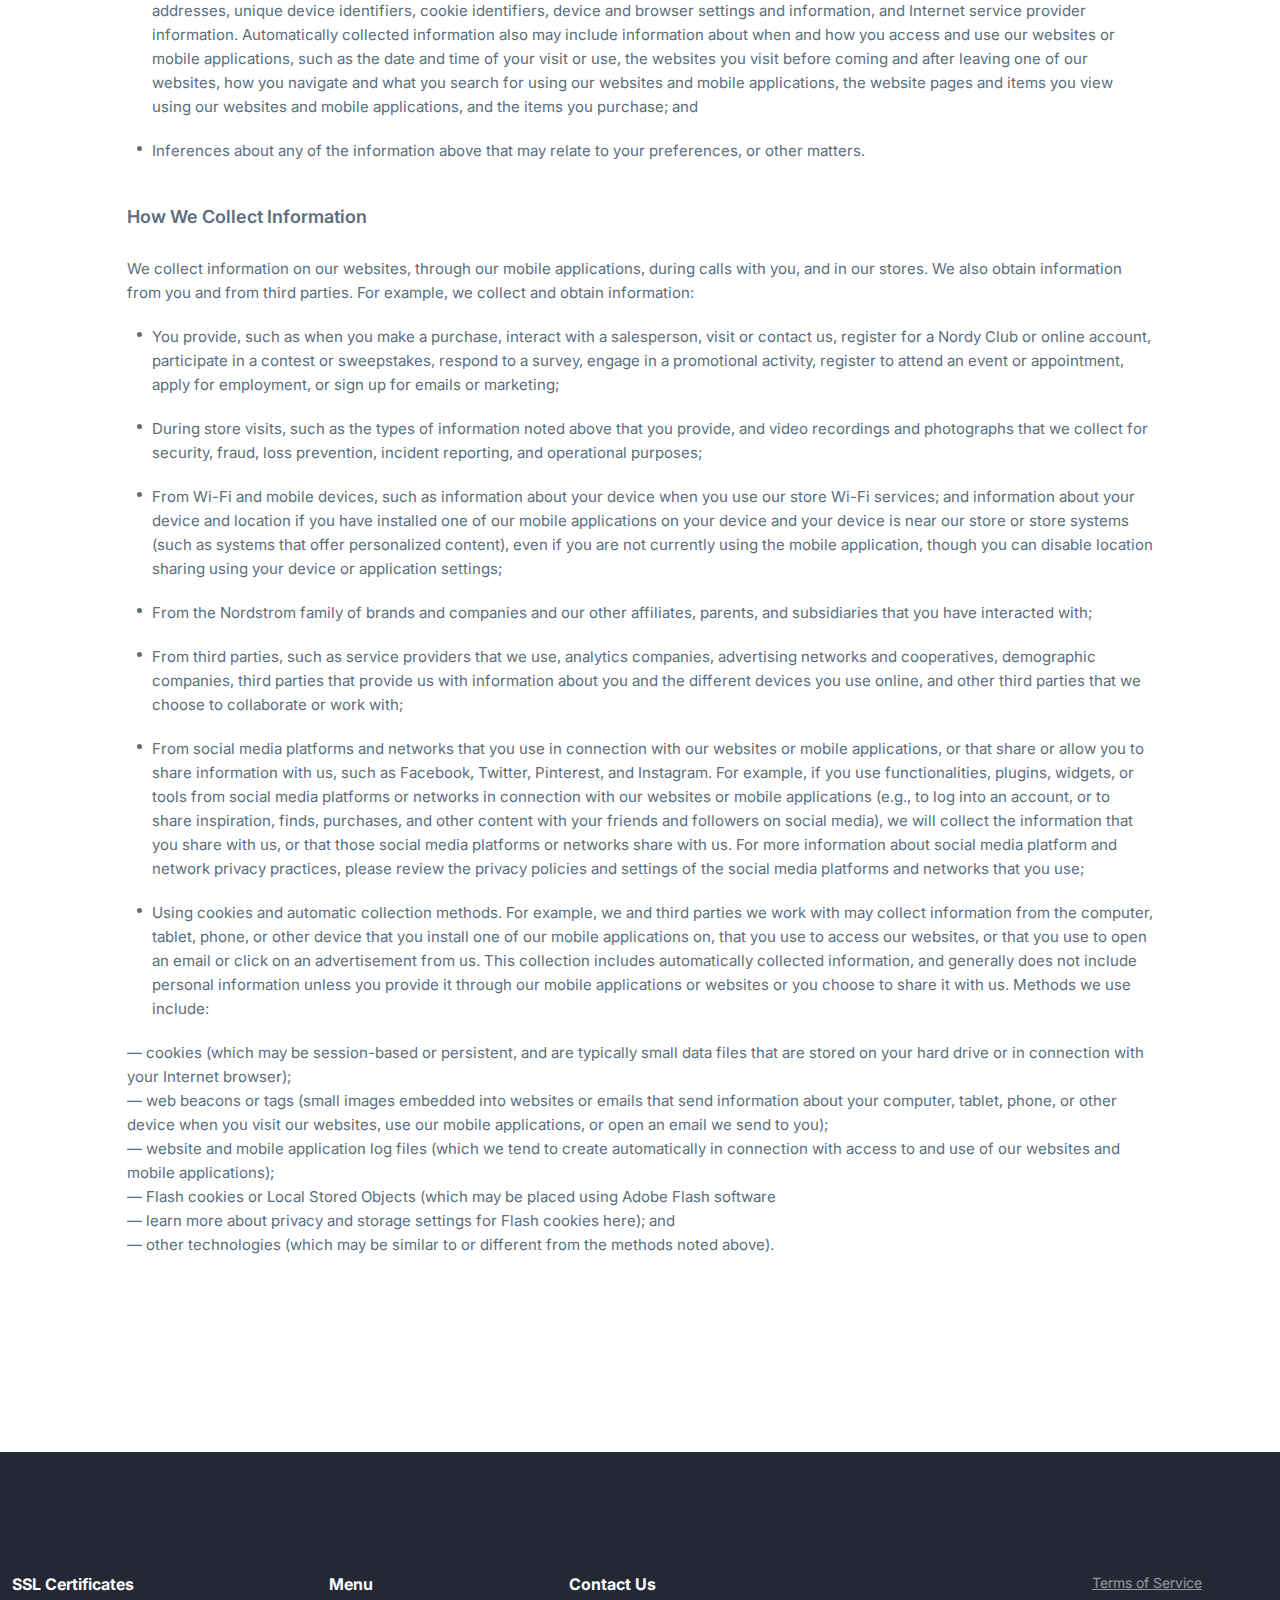
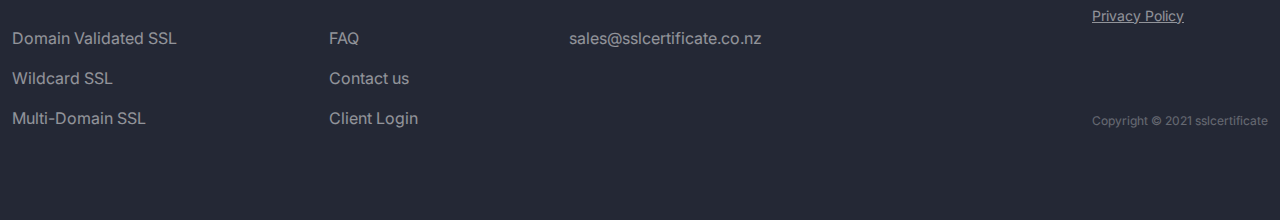
<file: privacy_policy.html>
<!DOCTYPE html>
<html lang="en">

<head>
  <meta charset="UTF-8">
  <meta http-equiv="X-UA-Compatible" content="IE=edge">
  <meta name="viewport" content="width=device-width, initial-scale=1.0">
  <title>SSL Certificate</title>
  <link rel="stylesheet" href="css/bootstrap.min.css">
  <link rel="stylesheet" href="css/style.css">
</head>

<body id="top">
  <header class="header">
    <div class="section-container">
      <div class="header__inner">

        <div class="header__inner-logo">
          <a href="index.html">
            <img src="img/header_logo.svg" alt="logo">
          </a>
        </div>
        <div class="burger__menu">
          <span></span>
          <span></span>
        </div>
        <div class="header__inner-wrapper">
          <div class="header__inner-box">
            <nav class="header__inner-menu">
              <ul>
                <li class="header__menu-dropdown hover-dropdown">
                  <span >SSL Certificates</span>
                  <ul class="dropdown-list">
                    <li>
                      <a href="domain_validated.html">Domain Validated SSL</a>
                    </li>
                    <li>
                      <a href="wildcard.html">Wildcard SSL</a>
                    </li>
                    <li>
                      <a href="multi_domain.html">Multi-Domain SSL</a>
                    </li>
                  </ul>
                </li>
                <li><a href="#">FAQ</a></li>
                <li><a href="contacts.html">Contact us</a></li>
              </ul>
            </nav>
            <div class="header__inner-mail">
              <svg width="20" height="20" viewBox="0 0 20 20" fill="none" xmlns="http://www.w3.org/2000/svg">
                <path
                  d="M18.2422 2.96875H1.75781C0.790547 2.96875 0 3.75582 0 4.72656V15.2734C0 16.2445 0.791055 17.0312 1.75781 17.0312H18.2422C19.2095 17.0312 20 16.2442 20 15.2734V4.72656C20 3.75559 19.2091 2.96875 18.2422 2.96875ZM17.9723 4.14062C17.4039 4.71082 10.7283 11.4082 10.4541 11.6834C10.225 11.9131 9.77512 11.9133 9.54594 11.6834L2.02773 4.14062H17.9723ZM1.17188 15.058V4.94199L6.21348 10L1.17188 15.058ZM2.02773 15.8594L7.04078 10.83L8.71598 12.5107C9.40246 13.1994 10.5978 13.1991 11.2841 12.5107L12.9593 10.83L17.9723 15.8594H2.02773ZM18.8281 15.058L13.7865 10L18.8281 4.94199V15.058Z"
                  fill="#242835" />
              </svg>
              <a href="mailto:sales@sslcertificate.co.nz">sales@sslcertificate.co.nz</a>
            </div>
            <a href="#" class="header__inner-btn">Client Login</a>
          </div>
        </div>
      </div>
    </div>
  </header>

  <section class="terms">
    <div class="container">
      <div class="terms__inner">
        <div class="terms__date">
          Last Updated: April 8, 2021
        </div>
        <div class="terms__title">
          <h1>
            Privacy Policy
          </h1>
        </div>
        <div class="terms__content">
          <p>
            At Nordstrom, we appreciate the trust you place in us when you choose to visit our stores or use our websites and mobile applications—and we take that responsibility seriously. This Nordstrom Privacy Policy (the "Policy") describes how we collect and use personal information about you when you visit our websites, use our mobile applications, call us on the phone, or visit our stores.  
          </p>
          <p>
            By "personal information," we mean information that directly identifies you, such as your name, address, or email address. In this Policy, "we" and "our" mean Nordstrom, Inc., including our brands that do not have a separate privacy policy, and "you" means any person who visits our websites, uses our mobile applications, calls us on the phone, or visits our U.S. stores.  
          </p>
          <p>
            Click on the following links to go directly to the corresponding sections of this Policy:
          </p>
          <div class="terms__list">
            <ul>
              <li><a href="#p1">What Categories of Information We Collect</a></li>
              <li><a href="#p2">How We Collect Information</a></li>
              <li><a href="#p3">How We Use Information </a></li>
              <li><a href="#p4">How We Share Information
              </a></li>
              <li><a href="">Online Advertising and Third Parties We Work With
              </a></li>
              <li><a href="">Your Choices and Access Requests
              </a></li>
              <li><a href="">Security and Fraud

              </a></li>
              <li><a href="">Notices, Disclosures, and State-Specific Rights
              </a></li>
              <li><a href="">International Customers</a></li>
              <li><a href="">Additional Information and Contacting Us
              </a></li>
              <li><a href="">Updates to This Policy
              </a></li>
              <li><a href="">Effective Date</a></li>
            </ul>
          </div>
          <div class="terms__content-paragraph">
            <h3 id="p1" class="terms__content-title">
              What Categories of Information We Collect
            </h3>
            <p>
              We collect a variety of types of information. Examples include:
            </p>
            <ul>
              <li>
                <p>Identifiers and contact information, such as your name, address, phone number, or email address;
                  Purchase or other commercial information, such as the items you purchase, items you have altered or custom made (including measurements), shipping address, and contact information (such as for receipts or order updates);
                  </p>
              </li>
              <li>
                <p>Payment information, such as your payment method and payment information (such as debit or credit card number and information), and billing address;</p>
              </li>
              <li>
                <p>Preference information, such as your contact and marketing preferences, and brand and merchandise interests;
                  Profile and account information, which may include Contact, Purchase, and Preference information as well as your account password, information about Wish List items, items in your online shopping cart or saved for future purchase, registry information, product review information, gift card and Nordstrom Note information, address book entries, and other information about your profile or account;
                  </p>
              </li>
              <li>
                <p>Communications and interactions, which may include email messages, chat sessions, text messages, and phone calls that we exchange with you;</p>
              </li>
              <li>
                <p>Demographic information, which may include age or birthdate, gender, ZIP code, your status as a Nordy Club member, and other information about you;
                </p>
              </li>
              <li>
                <p>Video recordings and photographic information of you when you visit one of our stores;
                </p>
              </li>
              <li>
                <p>
                  Call recordings, including information about your call and that you share when you call us on the phone;
                </p>
              </li>
              <li>
                <p>
                  Location or geolocation information of your device that you use with our mobile applications, if your device settings allow us to collect location information;
                </p>
              </li>
              <li>
                <p>
                  Device and browsing information and other Internet activity information, including information about your phone, tablet, computer, or device, and online browsing activity (collectively, "automatically collected information"). Automatically collected information may include IP addresses, unique device identifiers, cookie identifiers, device and browser settings and information, and Internet service provider information. Automatically collected information also may include information about when and how you access and use our websites or mobile applications, such as the date and time of your visit or use, the websites you visit before coming and after leaving one of our websites, how you navigate and what you search for using our websites and mobile applications, the website pages and items you view using our websites and mobile applications, and the items you purchase; and
                </p>
              </li>
              <li>
                <p>
                  Inferences about any of the information above that may relate to your preferences, or other matters.
                </p>
              </li>
            </ul>
          </div>

          <div class="terms__content-paragraph">
            <h3 id="p2" class="terms__content-title">
              How We Collect Information     
            </h3>
            <p>
              We collect information on our websites, through our mobile applications, during calls with you, and in our stores. We also obtain information from you and from third parties. For example, we collect and obtain information:
            </p>
            <ul>
              <li>
                <p>
                  You provide, such as when you make a purchase, interact with a salesperson, visit or contact us, register for a Nordy Club or online account, participate in a contest or sweepstakes, respond to a survey, engage in a promotional activity, register to attend an event or appointment, apply for employment, or sign up for emails or marketing;
                </p>
              </li>
              <li>
                <p>
                  During store visits, such as the types of information noted above that you provide, and video recordings and photographs that we collect for security, fraud, loss prevention, incident reporting, and operational purposes;
                </p>
              </li>
              <li>
                <p>
                  From Wi-Fi and mobile devices, such as information about your device when you use our store Wi-Fi services; and information about your device and location if you have installed one of our mobile applications on your device and your device is near our store or store systems (such as systems that offer personalized content), even if you are not currently using the mobile application, though you can disable location sharing using your device or application settings;
                </p>
              </li>
              <li>
                <p>
                  From the Nordstrom family of brands and companies and our other affiliates, parents, and subsidiaries that you have interacted with;
                </p>
              </li>
              <li>
                <p>
                  From third parties, such as service providers that we use, analytics companies, advertising networks and cooperatives, demographic companies, third parties that provide us with information about you and the different devices you use online, and other third parties that we choose to collaborate or work with;
                </p>
              </li>
              <li>
                <p>
                  From social media platforms and networks that you use in connection with our websites or mobile applications, or that share or allow you to share information with us, such as Facebook, Twitter, Pinterest, and Instagram. For example, if you use functionalities, plugins, widgets, or tools from social media platforms or networks in connection with our websites or mobile applications (e.g., to log into an account, or to share inspiration, finds, purchases, and other content with your friends and followers on social media), we will collect the information that you share with us, or that those social media platforms or networks share with us. For more information about social media platform and network privacy practices, please review the privacy policies and settings of the social media platforms and networks that you use;
                </p>
              </li>
              <li>
                <p>
                  Using cookies and automatic collection methods. For example, we and third parties we work with may collect information from the computer, tablet, phone, or other device that you install one of our mobile applications on, that you use to access our websites, or that you use to open an email or click on an advertisement from us. This collection includes automatically collected information, and generally does not include personal information unless you provide it through our mobile applications or websites or you choose to share it with us. Methods we use include:
                </p>
              </li>
            </ul>
            <span>
              — cookies (which may be session-based or persistent, and are typically small data files that are stored on your hard drive or in connection with your Internet browser);
            </span>
            <span>
              — web beacons or tags (small images embedded into websites or emails that send information about your computer, tablet, phone, or other device when you visit our websites, use our mobile applications, or open an email we send to you);
            </span>
            <span>
              —  website and mobile application log files (which we tend to create automatically in connection with access to and use of our websites and mobile applications);
            </span>
            <span>
              — Flash cookies or Local Stored Objects (which may be placed using Adobe Flash software
            </span>
            <span>
              — learn more about privacy and storage settings for Flash cookies  here); and
            </span>
            <span>
              — other technologies (which may be similar to or different from the methods noted above).
            </span>
          </div>

        </div>
      </div>
    </div>
  </section>

  <footer class="footer">
    <div class="section-container">
      <div class="footer__inner">
        <div class="footer__inner-content">

          <div class="footer__col">
            <div class="footer__col-title">
              SSL Certificates
            </div>
            <ul class="footer__col-list">
              <li><a href="domain_validated.html">Domain Validated SSL</a></li>
              <li><a href="wildcard.html">Wildcard SSL</a></li>
              <li><a href="multi_domain.html">Multi-Domain SSL</a></li>
            </ul>
          </div>
          <div class="footer__col">
            <div class="footer__col-title">
              Menu
            </div>
            <ul class="footer__col-list">
              <li><a href="#">FAQ</a></li>
              <li><a href="contacts.html">Contact us</a></li>
              <li><a href="#">Client Login</a></li>
            </ul>
          </div>
          <div class="footer__col">
            <div class="footer__col-title">
              Contact Us
            </div>
            <a href="mailto:sales@sslcertificate.co.nz" class="footer__col-mail">sales@sslcertificate.co.nz</a>
          </div>

        </div>
        <div class="footer__inner-copy">
          <div class="footer__copy-info">
            <a href="terms_and_conditions.html">Terms of Service</a>
            <a href="privacy_policy.html">Privacy Policy</a>
          </div>
          <div class="footer__copy-text">
            Copyright © 2021 sslcertificate
          </div>
        </div>
      </div>
    </div>
  </footer>



  <div class="back-top">
    <a href="#top">
      <img src="img/arrow__up.svg" alt="image">
    </a>
  </div>




  <script src="js/jquery.js"></script>
  <script src="js/main.js"></script>
</body>

</html>
</file>
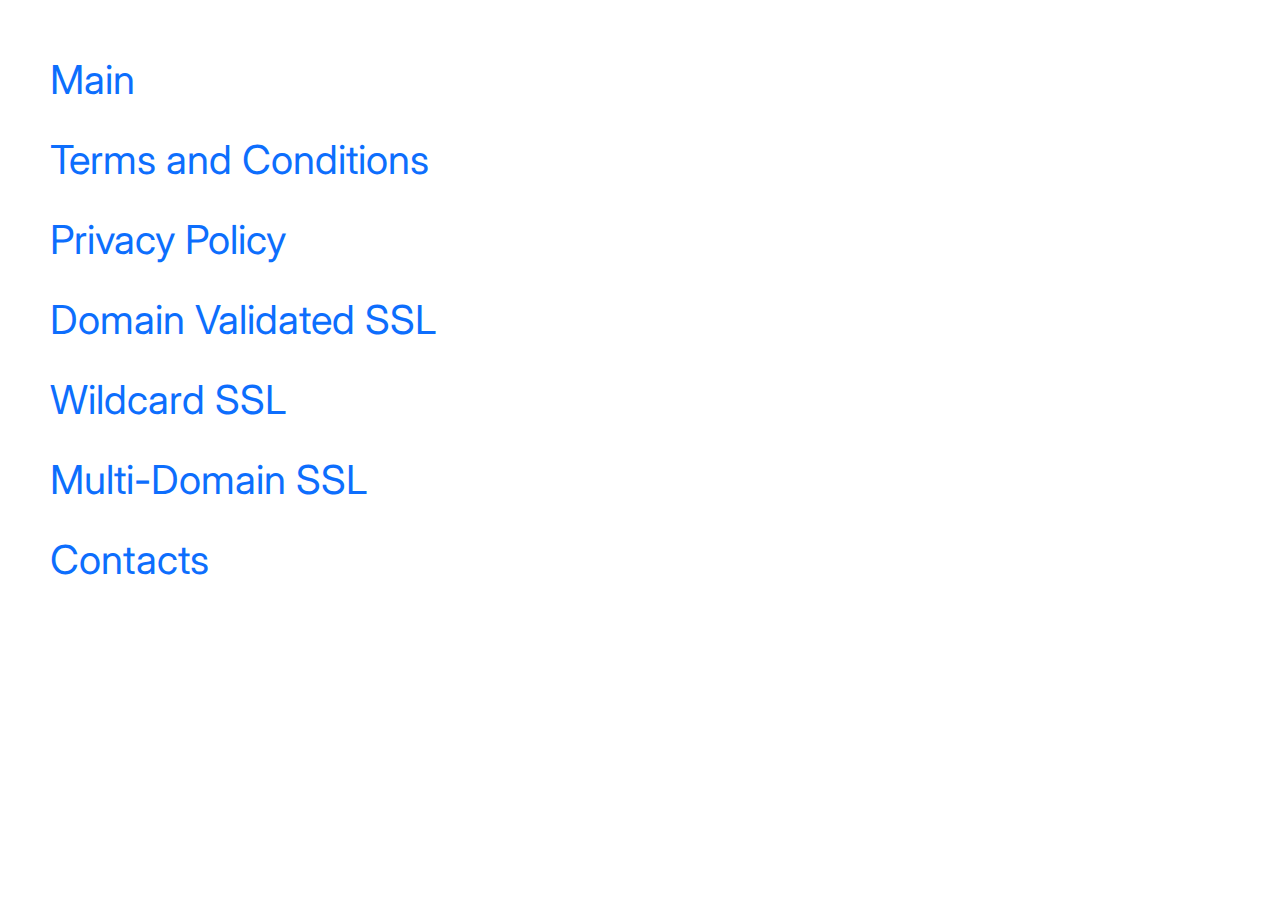
<file: sitemap.html>
<!DOCTYPE html>
<html lang="en">

<head>
  <meta charset="UTF-8">
  <meta http-equiv="X-UA-Compatible" content="IE=edge">
  <meta name="viewport" content="width=device-width, initial-scale=1.0">
  <title>Sitemap</title>
  <link rel="stylesheet" href="css/bootstrap.min.css">
  <link rel="stylesheet" href="css/style.css">
</head>

<body>
<section class="sitemap" style="padding: 40px;">
  <a class="sitemap__link" href="index.html" style="font-size: 40px; padding: 10px; display:block;" >Main</a>
  <a class="sitemap__link" href="terms_and_conditions.html" style="font-size: 40px; padding: 10px; display:block;" >Terms and Conditions</a>
  <a class="sitemap__link" href="privacy_policy.html" style="font-size: 40px; padding: 10px; display:block;" >Privacy Policy</a>
  <a class="sitemap__link" href="domain_validated.html" style="font-size: 40px; padding: 10px; display:block;" >Domain Validated SSL</a>
  <a class="sitemap__link" href="wildcard.html" style="font-size: 40px; padding: 10px; display:block;" >Wildcard SSL</a>
  <a class="sitemap__link" href="multi_domain.html" style="font-size: 40px; padding: 10px; display:block;" >Multi-Domain SSL</a>
  <a class="sitemap__link" href="contacts.html" style="font-size: 40px; padding: 10px; display:block;" >Contacts</a>
 
</section>
  

  <script src="js/jquery.js"></script>
  <script src="js/main.js"></script>
</body>

</html>
</file>
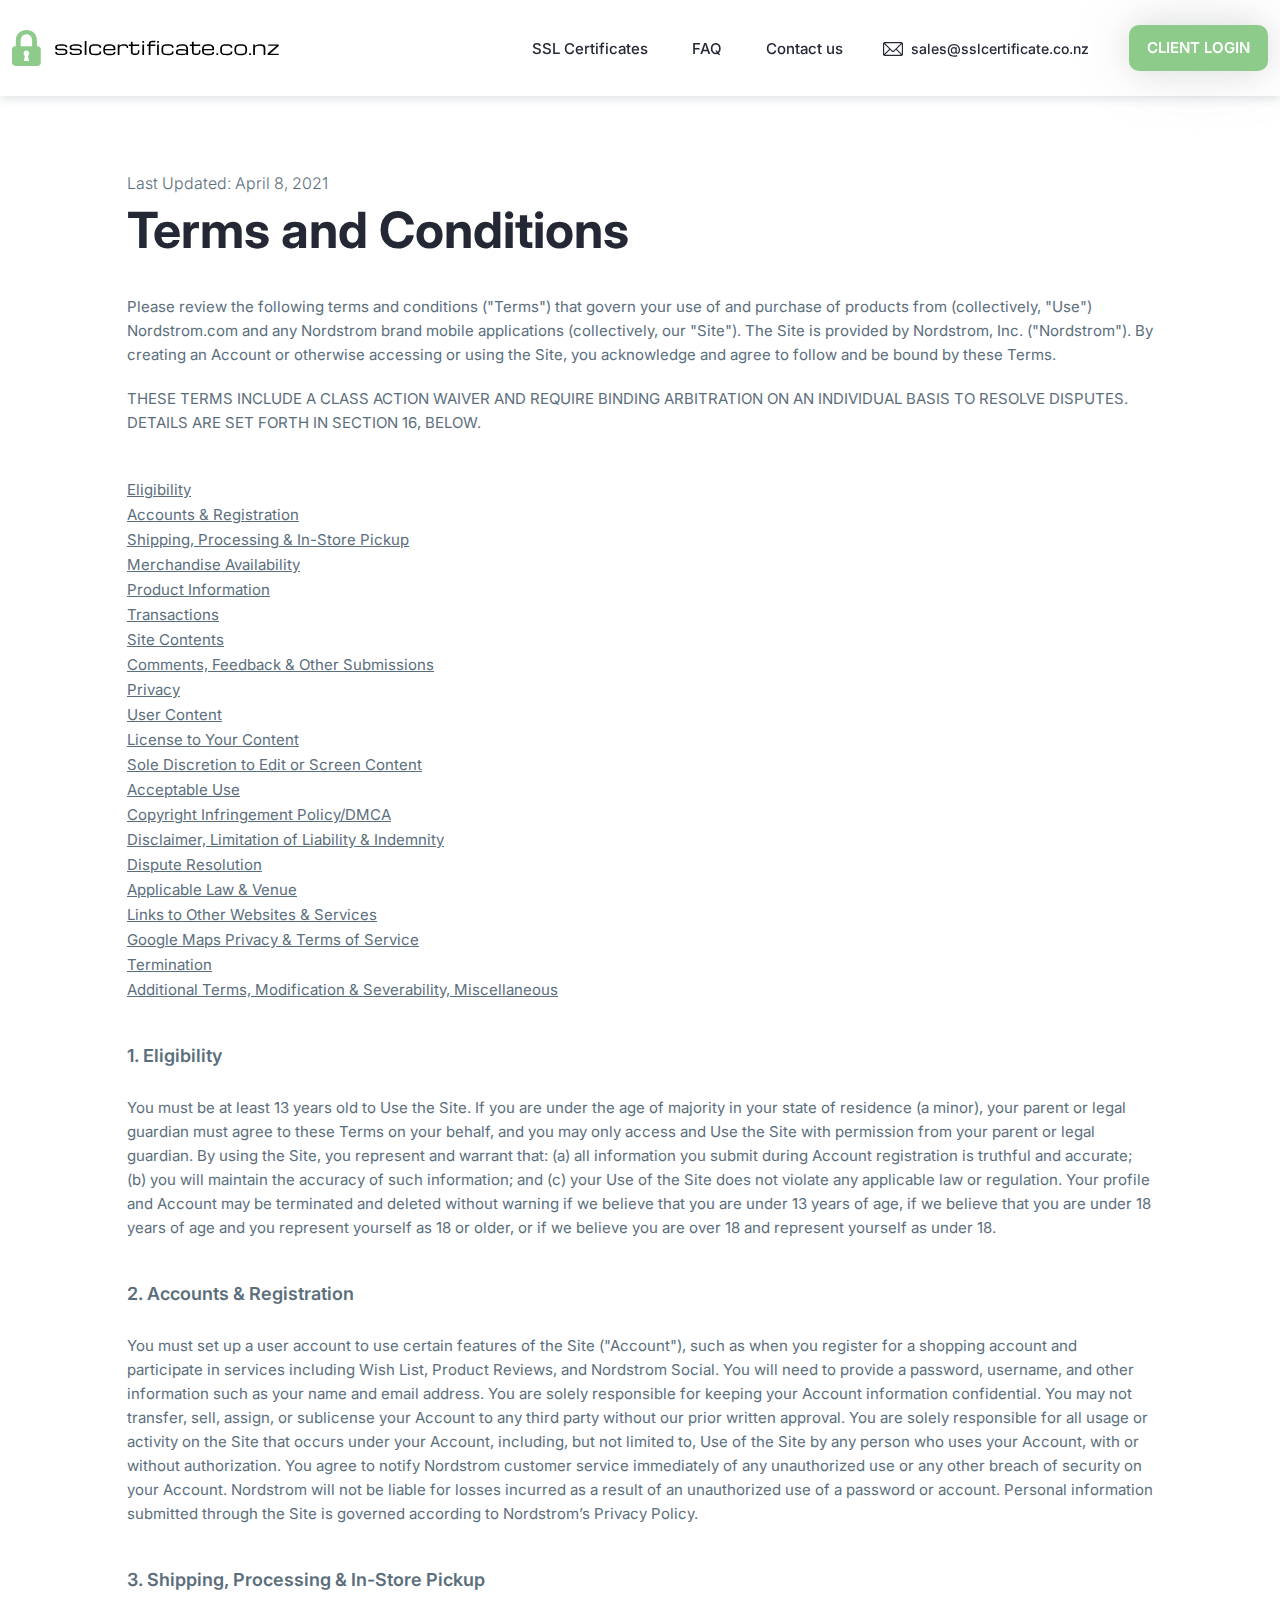
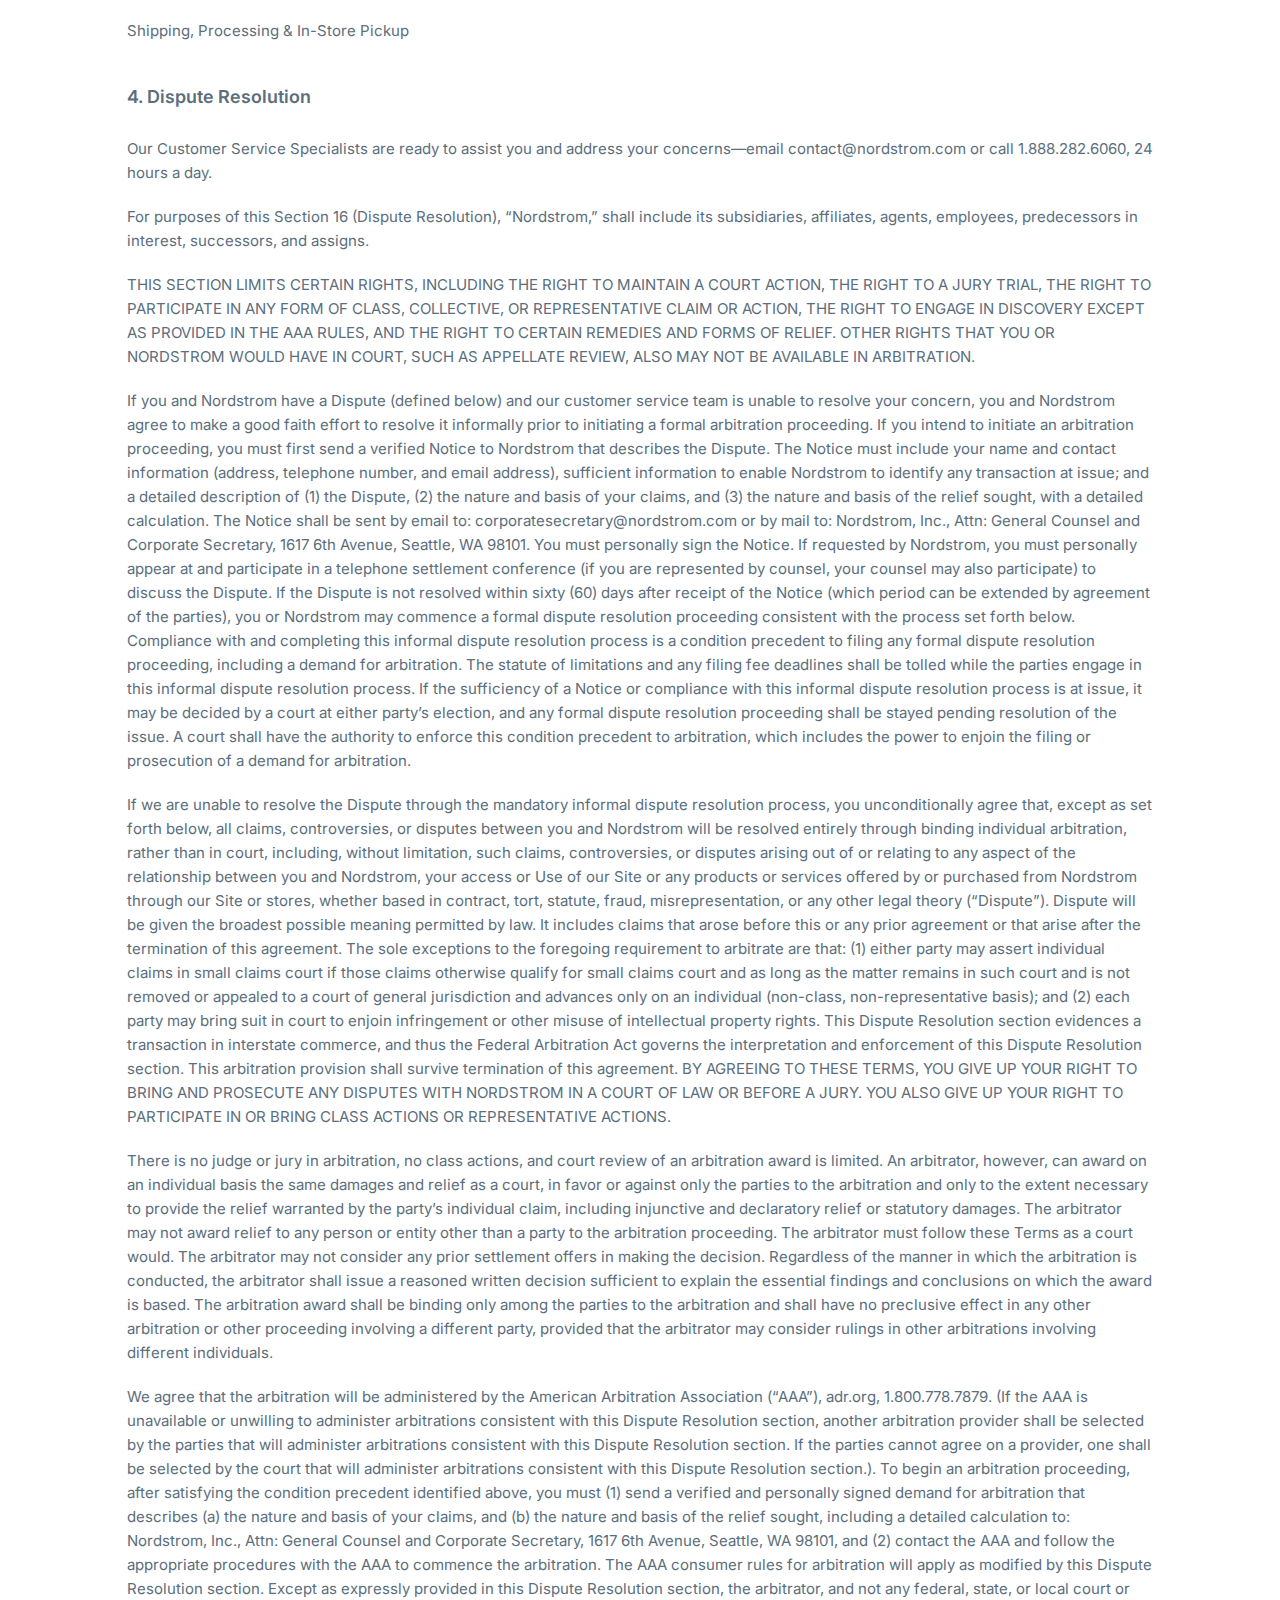
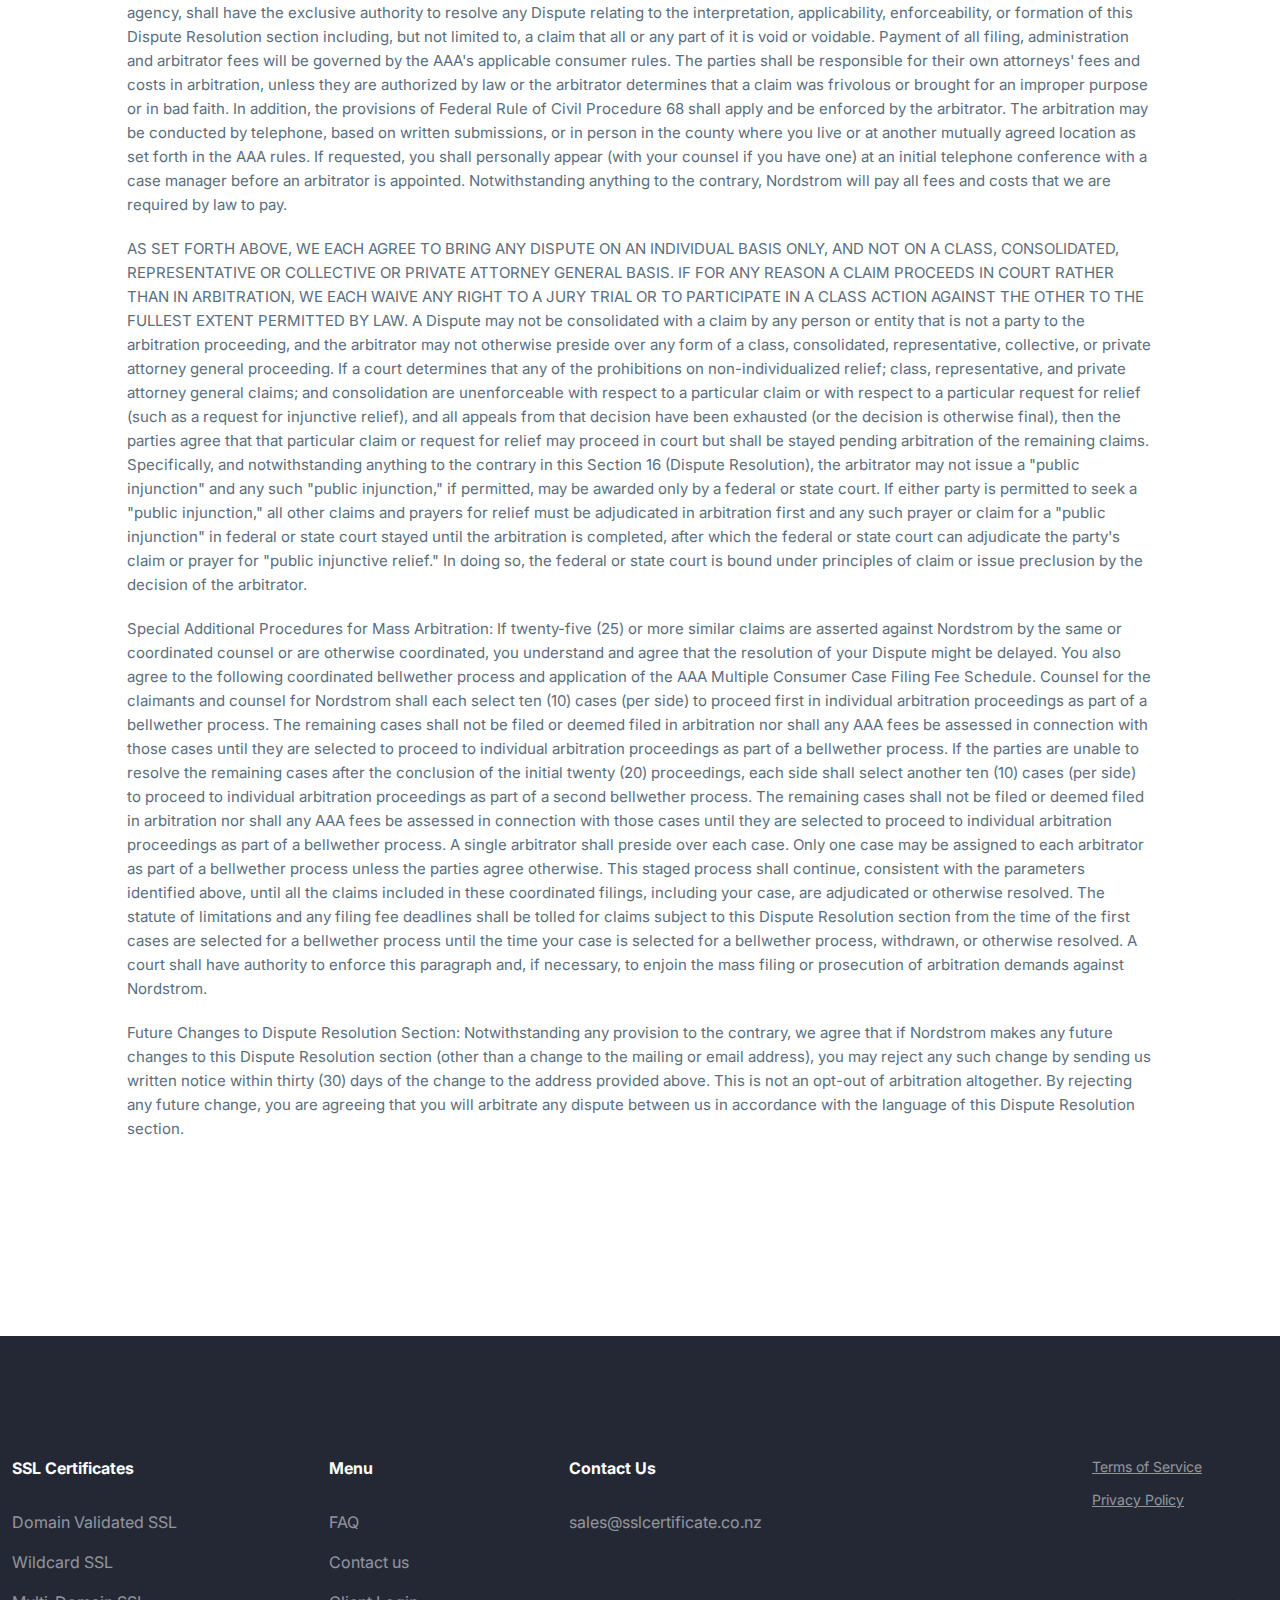
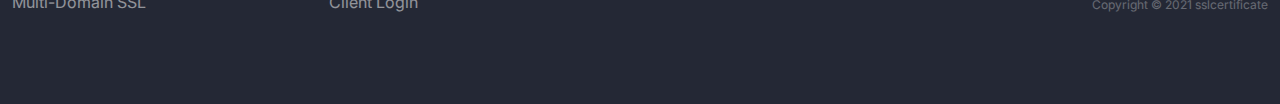
<file: terms_and_conditions.html>
<!DOCTYPE html>
<html lang="en">

<head>
  <meta charset="UTF-8">
  <meta http-equiv="X-UA-Compatible" content="IE=edge">
  <meta name="viewport" content="width=device-width, initial-scale=1.0">
  <title>SSL Certificate</title>
  <link rel="stylesheet" href="css/bootstrap.min.css">
  <link rel="stylesheet" href="css/style.css">
</head>

<body id="top">
  <header class="header">
    <div class="section-container">
      <div class="header__inner">

        <div class="header__inner-logo">
          <a href="index.html">
            <img src="img/header_logo.svg" alt="logo">
          </a>
        </div>
        <div class="burger__menu">
          <span></span>
          <span></span>
        </div>
        <div class="header__inner-wrapper">
          <div class="header__inner-box">
            <nav class="header__inner-menu">
              <ul>
                <li class="header__menu-dropdown hover-dropdown">
                  <span >SSL Certificates</span>
                  <ul class="dropdown-list">
                    <li>
                      <a href="domain_validated.html">Domain Validated SSL</a>
                    </li>
                    <li>
                      <a href="wildcard.html">Wildcard SSL</a>
                    </li>
                    <li>
                      <a href="multi_domain.html">Multi-Domain SSL</a>
                    </li>
                  </ul>
                </li>
                <li><a href="#">FAQ</a></li>
                <li><a href="contacts.html">Contact us</a></li>
              </ul>
            </nav>
            <div class="header__inner-mail">
              <svg width="20" height="20" viewBox="0 0 20 20" fill="none" xmlns="http://www.w3.org/2000/svg">
                <path
                  d="M18.2422 2.96875H1.75781C0.790547 2.96875 0 3.75582 0 4.72656V15.2734C0 16.2445 0.791055 17.0312 1.75781 17.0312H18.2422C19.2095 17.0312 20 16.2442 20 15.2734V4.72656C20 3.75559 19.2091 2.96875 18.2422 2.96875ZM17.9723 4.14062C17.4039 4.71082 10.7283 11.4082 10.4541 11.6834C10.225 11.9131 9.77512 11.9133 9.54594 11.6834L2.02773 4.14062H17.9723ZM1.17188 15.058V4.94199L6.21348 10L1.17188 15.058ZM2.02773 15.8594L7.04078 10.83L8.71598 12.5107C9.40246 13.1994 10.5978 13.1991 11.2841 12.5107L12.9593 10.83L17.9723 15.8594H2.02773ZM18.8281 15.058L13.7865 10L18.8281 4.94199V15.058Z"
                  fill="#242835" />
              </svg>
              <a href="mailto:sales@sslcertificate.co.nz">sales@sslcertificate.co.nz</a>
            </div>
            <a href="#" class="header__inner-btn">Client Login</a>
          </div>
        </div>
      </div>
    </div>
  </header>

  <section class="terms">
    <div class="container">
      <div class="terms__inner">
        <div class="terms__date">
          Last Updated: April 8, 2021
        </div>
        <div class="terms__title ">
          <h1>
            Terms and Conditions
          </h1>
        </div>
        <div class="terms__content">
          <p>
            Please review the following terms and conditions ("Terms") that govern your use of and purchase of products from (collectively, "Use") Nordstrom.com and any Nordstrom brand mobile applications (collectively, our "Site"). The Site is provided by Nordstrom, Inc. ("Nordstrom"). By creating an Account or otherwise accessing or using the Site, you acknowledge and agree to follow and be bound by these Terms.    
          <p>
            THESE TERMS INCLUDE A CLASS ACTION WAIVER AND REQUIRE BINDING ARBITRATION ON AN INDIVIDUAL BASIS TO RESOLVE DISPUTES. DETAILS ARE SET FORTH IN SECTION 16, BELOW.
          </p>
          <div class="terms__list">
            <ul>
              <li><a href="#p1">Eligibility</a></li>
              <li><a href="#p2">Accounts & Registration</a></li>
              <li><a href="#p3">Shipping, Processing & In-Store Pickup</a></li>
              <li><a href="#p4">Merchandise Availability
              </a></li>
              <li><a href="">Product Information
              </a></li>
              <li><a href="">Transactions
              </a></li>
              <li><a href="">Site Contents
              </a></li>
              <li><a href="">Comments, Feedback & Other Submissions
              </a></li>
              <li><a href="">Privacy</a></li>
              <li><a href="">User Content
              </a></li>
              <li><a href="">License to Your Content</a></li>
              <li><a href="">Sole Discretion to Edit or Screen Content
              </a></li>
              <li><a href="">Acceptable Use</a></li>
              <li><a href="">Copyright Infringement Policy/DMCA
              </a></li>
              <li><a href="">Disclaimer, Limitation of Liability & Indemnity
              </a></li>
              <li><a href="">Dispute Resolution</a></li>
              <li><a href="">Applicable Law & Venue</a></li>
              <li><a href="">Links to Other Websites & Services
              </a></li>
              <li><a href="">Google Maps Privacy & Terms of Service
              </a></li>
              <li><a href="">Termination</a></li>
              <li><a href="">Additional Terms, Modification & Severability, Miscellaneous </a></li>
            </ul>
          </div>
          <div class="terms__content-paragraph">
            <h3 id="p1" class="terms__content-title">
              1. Eligibility
            </h3>
            <p>
              You must be at least 13 years old to Use the Site. If you are under the age of majority in your state of residence (a minor), your parent or legal guardian must agree to these Terms on your behalf, and you may only access and Use the Site with permission from your parent or legal guardian. By using the Site, you represent and warrant that: (a) all information you submit during Account registration is truthful and accurate; (b) you will maintain the accuracy of such information; and (c) your Use of the Site does not violate any applicable law or regulation. Your profile and Account may be terminated and deleted without warning if we believe that you are under 13 years of age, if we believe that you are under 18 years of age and you represent yourself as 18 or older, or if we believe you are over 18 and represent yourself as under 18.
            </p>
          </div>

          <div class="terms__content-paragraph">
            <h3 id="p2" class="terms__content-title">
              2. Accounts & Registration       
            </h3>
            <p>
              You must set up a user account to use certain features of the Site ("Account"), such as when you register for a shopping account and participate in services including Wish List, Product Reviews, and Nordstrom Social. You will need to provide a password, username, and other information such as your name and email address. You are solely responsible for keeping your Account information confidential. You may not transfer, sell, assign, or sublicense your Account to any third party without our prior written approval. You are solely responsible for all usage or activity on the Site that occurs under your Account, including, but not limited to, Use of the Site by any person who uses your Account, with or without authorization. You agree to notify Nordstrom customer service immediately of any unauthorized use or any other breach of security on your Account. Nordstrom will not be liable for losses incurred as a result of an unauthorized use of a password or account. Personal information submitted through the Site is governed according to Nordstrom’s Privacy Policy.
            </p>
          </div>

          <div class="terms__content-paragraph">
            <h3 id="p3" class="terms__content-title">
              3. Shipping, Processing & In-Store Pickup
            </h3>
            <p>
              Shipping, Processing & In-Store Pickup
            </p>
          </div>

          <div id="p4" class="terms__content-paragraph">
            <h3 class="terms__content-title">
              4. Dispute Resolution
            </h3>
            <p>
              Our Customer Service Specialists are ready to assist you and address your concerns—email contact@nordstrom.com or call 1.888.282.6060, 24 hours a day.
            </p>
            <p>
              For purposes of this Section 16 (Dispute Resolution), “Nordstrom,” shall include its subsidiaries, affiliates, agents, employees, predecessors in interest, successors, and assigns.
            </p>
            <p>
              THIS SECTION LIMITS CERTAIN RIGHTS, INCLUDING THE RIGHT TO MAINTAIN A COURT ACTION, THE RIGHT TO A JURY TRIAL, THE RIGHT TO PARTICIPATE IN ANY FORM OF CLASS, COLLECTIVE, OR REPRESENTATIVE CLAIM OR ACTION, THE RIGHT TO ENGAGE IN DISCOVERY EXCEPT AS PROVIDED IN THE AAA RULES, AND THE RIGHT TO CERTAIN REMEDIES AND FORMS OF RELIEF. OTHER RIGHTS THAT YOU OR NORDSTROM WOULD HAVE IN COURT, SUCH AS APPELLATE REVIEW, ALSO MAY NOT BE AVAILABLE IN ARBITRATION.
            </p>
            <p>
              If you and Nordstrom have a Dispute (defined below) and our customer service team is unable to resolve your concern, you and Nordstrom agree to make a good faith effort to resolve it informally prior to initiating a formal arbitration proceeding. If you intend to initiate an arbitration proceeding, you must first send a verified Notice to Nordstrom that describes the Dispute. The Notice must include your name and contact information (address, telephone number, and email address), sufficient information to enable Nordstrom to identify any transaction at issue; and a detailed description of (1) the Dispute, (2) the nature and basis of your claims, and (3) the nature and basis of the relief sought, with a detailed calculation. The Notice shall be sent by email to: corporatesecretary@nordstrom.com or by mail to: Nordstrom, Inc., Attn: General Counsel and Corporate Secretary, 1617 6th Avenue, Seattle, WA 98101. You must personally sign the Notice. If requested by Nordstrom, you must personally appear at and participate in a telephone settlement conference (if you are represented by counsel, your counsel may also participate) to discuss the Dispute. If the Dispute is not resolved within sixty (60) days after receipt of the Notice (which period can be extended by agreement of the parties), you or Nordstrom may commence a formal dispute resolution proceeding consistent with the process set forth below. Compliance with and completing this informal dispute resolution process is a condition precedent to filing any formal dispute resolution proceeding, including a demand for arbitration. The statute of limitations and any filing fee deadlines shall be tolled while the parties engage in this informal dispute resolution process. If the sufficiency of a Notice or compliance with this informal dispute resolution process is at issue, it may be decided by a court at either party’s election, and any formal dispute resolution proceeding shall be stayed pending resolution of the issue.  A court shall have the authority to enforce this condition precedent to arbitration, which includes the power to enjoin the filing or prosecution of a demand for arbitration.
            </p>
            <p>
              If we are unable to resolve the Dispute through the mandatory informal dispute resolution process, you unconditionally agree that, except as set forth below, all claims, controversies, or disputes between you and Nordstrom will be resolved entirely through binding individual arbitration, rather than in court, including, without limitation, such claims, controversies, or disputes arising out of or relating to any aspect of the relationship between you and Nordstrom, your access or Use of our Site or any products or services offered by or purchased from Nordstrom through our Site or stores, whether based in contract, tort, statute, fraud, misrepresentation, or any other legal theory (“Dispute”). Dispute will be given the broadest possible meaning permitted by law. It includes claims that arose before this or any prior agreement or that arise after the termination of this agreement.  The sole exceptions to the foregoing requirement to arbitrate are that: (1) either party may assert individual claims in small claims court if those claims otherwise qualify for small claims court and as long as the matter remains in such court and is not removed or appealed to a court of general jurisdiction and advances only on an individual (non-class, non-representative basis); and (2) each party may bring suit in court to enjoin infringement or other misuse of intellectual property rights. This Dispute Resolution section evidences a transaction in interstate commerce, and thus the Federal Arbitration Act governs the interpretation and enforcement of this Dispute Resolution section. This arbitration provision shall survive termination of this agreement.  BY AGREEING TO THESE TERMS, YOU GIVE UP YOUR RIGHT TO BRING AND PROSECUTE ANY DISPUTES WITH NORDSTROM IN A COURT OF LAW OR BEFORE A JURY. YOU ALSO GIVE UP YOUR RIGHT TO PARTICIPATE IN OR BRING CLASS ACTIONS OR REPRESENTATIVE ACTIONS.
            </p>
            <p>
              There is no judge or jury in arbitration, no class actions, and court review of an arbitration award is limited. An arbitrator, however, can award on an individual basis the same damages and relief as a court, in favor or against only the parties to the arbitration and only to the extent necessary to provide the relief warranted by the party’s individual claim, including injunctive and declaratory relief or statutory damages. The arbitrator may not award relief to any person or entity other than a party to the arbitration proceeding. The arbitrator must follow these Terms as a court would. The arbitrator may not consider any prior settlement offers in making the decision. Regardless of the manner in which the arbitration is conducted, the arbitrator shall issue a reasoned written decision sufficient to explain the essential findings and conclusions on which the award is based. The arbitration award shall be binding only among the parties to the arbitration and shall have no preclusive effect in any other arbitration or other proceeding involving a different party, provided that the arbitrator may consider rulings in other arbitrations involving different individuals.
            </p>
            <p>
              We agree that the arbitration will be administered by the American Arbitration Association (“AAA”), adr.org, 1.800.778.7879. (If the AAA is unavailable or unwilling to administer arbitrations consistent with this Dispute Resolution section, another arbitration provider shall be selected by the parties that will administer arbitrations consistent with this Dispute Resolution section.  If the parties cannot agree on a provider, one shall be selected by the court that will administer arbitrations consistent with this Dispute Resolution section.). To begin an arbitration proceeding, after satisfying the condition precedent identified above, you must (1) send a verified and personally signed demand for arbitration that describes (a) the nature and basis of your claims, and (b) the nature and basis of the relief sought, including a detailed calculation to: Nordstrom, Inc., Attn: General Counsel and Corporate Secretary, 1617 6th Avenue, Seattle, WA 98101, and (2) contact the AAA and follow the appropriate procedures with the AAA to commence the arbitration. The AAA consumer rules for arbitration will apply as modified by this Dispute Resolution section. Except as expressly provided in this Dispute Resolution section, the arbitrator, and not any federal, state, or local court or agency, shall have the exclusive authority to resolve any Dispute relating to the interpretation, applicability, enforceability, or formation of this Dispute Resolution section including, but not limited to, a claim that all or any part of it is void or voidable. Payment of all filing, administration and arbitrator fees will be governed by the AAA's applicable consumer rules. The parties shall be responsible for their own attorneys' fees and costs in arbitration, unless they are authorized by law or the arbitrator determines that a claim was frivolous or brought for an improper purpose or in bad faith.  In addition, the provisions of Federal Rule of Civil Procedure 68 shall apply and be enforced by the arbitrator. The arbitration may be conducted by telephone, based on written submissions, or in person in the county where you live or at another mutually agreed location as set forth in the AAA rules. If requested, you shall personally appear (with your counsel if you have one) at an initial telephone conference with a case manager before an arbitrator is appointed.  Notwithstanding anything to the contrary, Nordstrom will pay all fees and costs that we are required by law to pay.
            </p>
            <p>
              AS SET FORTH ABOVE, WE EACH AGREE TO BRING ANY DISPUTE ON AN INDIVIDUAL BASIS ONLY, AND NOT ON A CLASS, CONSOLIDATED, REPRESENTATIVE OR COLLECTIVE OR PRIVATE ATTORNEY GENERAL BASIS. IF FOR ANY REASON A CLAIM PROCEEDS IN COURT RATHER THAN IN ARBITRATION, WE EACH WAIVE ANY RIGHT TO A JURY TRIAL OR TO PARTICIPATE IN A CLASS ACTION AGAINST THE OTHER TO THE FULLEST EXTENT PERMITTED BY LAW. A Dispute may not be consolidated with a claim by any person or entity that is not a party to the arbitration proceeding, and the arbitrator may not otherwise preside over any form of a class, consolidated, representative, collective, or private attorney general proceeding. If a court determines that any of the prohibitions on non-individualized relief; class, representative, and private attorney general claims; and consolidation are unenforceable with respect to a particular claim or with respect to a particular request for relief (such as a request for injunctive relief), and all appeals from that decision have been exhausted (or the decision is otherwise final), then the parties agree that that particular claim or request for relief may proceed in court but shall be stayed pending arbitration of the remaining claims. Specifically, and notwithstanding anything to the contrary in this Section 16 (Dispute Resolution), the arbitrator may not issue a "public injunction" and any such "public injunction," if permitted, may be awarded only by a federal or state court. If either party is permitted to seek a "public injunction," all other claims and prayers for relief must be adjudicated in arbitration first and any such prayer or claim for a "public injunction" in federal or state court stayed until the arbitration is completed, after which the federal or state court can adjudicate the party's claim or prayer for "public injunctive relief." In doing so, the federal or state court is bound under principles of claim or issue preclusion by the decision of the arbitrator.
            </p>
            <p>
              Special Additional Procedures for Mass Arbitration: If twenty-five (25) or more similar claims are asserted against Nordstrom by the same or coordinated counsel or are otherwise coordinated, you understand and agree that the resolution of your Dispute might be delayed. You also agree to the following coordinated bellwether process and application of the AAA Multiple Consumer Case Filing Fee Schedule. Counsel for the claimants and counsel for Nordstrom shall each select ten (10) cases (per side) to proceed first in individual arbitration proceedings as part of a bellwether process. The remaining cases shall not be filed or deemed filed in arbitration nor shall any AAA fees be assessed in connection with those cases until they are selected to proceed to individual arbitration proceedings as part of a bellwether process. If the parties are unable to resolve the remaining cases after the conclusion of the initial twenty (20) proceedings, each side shall select another ten (10) cases (per side) to proceed to individual arbitration proceedings as part of a second bellwether process. The remaining cases shall not be filed or deemed filed in arbitration nor shall any AAA fees be assessed in connection with those cases until they are selected to proceed to individual arbitration proceedings as part of a bellwether process. A single arbitrator shall preside over each case. Only one case may be assigned to each arbitrator as part of a bellwether process unless the parties agree otherwise. This staged process shall continue, consistent with the parameters identified above, until all the claims included in these coordinated filings, including your case, are adjudicated or otherwise resolved. The statute of limitations and any filing fee deadlines shall be tolled for claims subject to this Dispute Resolution section from the time of the first cases are selected for a bellwether process until the time your case is selected for a bellwether process, withdrawn, or otherwise resolved. A court shall have authority to enforce this paragraph and, if necessary, to enjoin the mass filing or prosecution of arbitration demands against Nordstrom.
            </p>
            <p>
              Future Changes to Dispute Resolution Section: Notwithstanding any provision to the contrary, we agree that if Nordstrom makes any future changes to this Dispute Resolution section (other than a change to the mailing or email address), you may reject any such change by sending us written notice within thirty (30) days of the change to the address provided above. This is not an opt-out of arbitration altogether. By rejecting any future change, you are agreeing that you will arbitrate any dispute between us in accordance with the language of this Dispute Resolution section.
            </p>

          </div>

        </div>
      </div>
    </div>
  </section>

  <footer class="footer">
    <div class="section-container">
      <div class="footer__inner">
        <div class="footer__inner-content">

          <div class="footer__col">
            <div class="footer__col-title">
              SSL Certificates
            </div>
            <ul class="footer__col-list">
              <li><a href="domain_validated.html">Domain Validated SSL</a></li>
              <li><a href="wildcard.html">Wildcard SSL</a></li>
              <li><a href="multi_domain.html">Multi-Domain SSL</a></li>
            </ul>
          </div>
          <div class="footer__col">
            <div class="footer__col-title">
              Menu
            </div>
            <ul class="footer__col-list">
              <li><a href="#">FAQ</a></li>
              <li><a href="contacts.html">Contact us</a></li>
              <li><a href="#">Client Login</a></li>
            </ul>
          </div>
          <div class="footer__col">
            <div class="footer__col-title">
              Contact Us
            </div>
            <a href="mailto:sales@sslcertificate.co.nz" class="footer__col-mail">sales@sslcertificate.co.nz</a>
          </div>

        </div>
        <div class="footer__inner-copy">
          <div class="footer__copy-info">
            <a href="terms_and_conditions.html">Terms of Service</a>
            <a href="privacy_policy.html">Privacy Policy</a>
          </div>
          <div class="footer__copy-text">
            Copyright © 2021 sslcertificate
          </div>
        </div>
      </div>
    </div>
  </footer>



  <div class="back-top">
    <a href="#top">
      <img src="img/arrow__up.svg" alt="image">
    </a>
  </div>




  <script src="js/jquery.js"></script>
  <script src="js/main.js"></script>
</body>

</html>
</file>
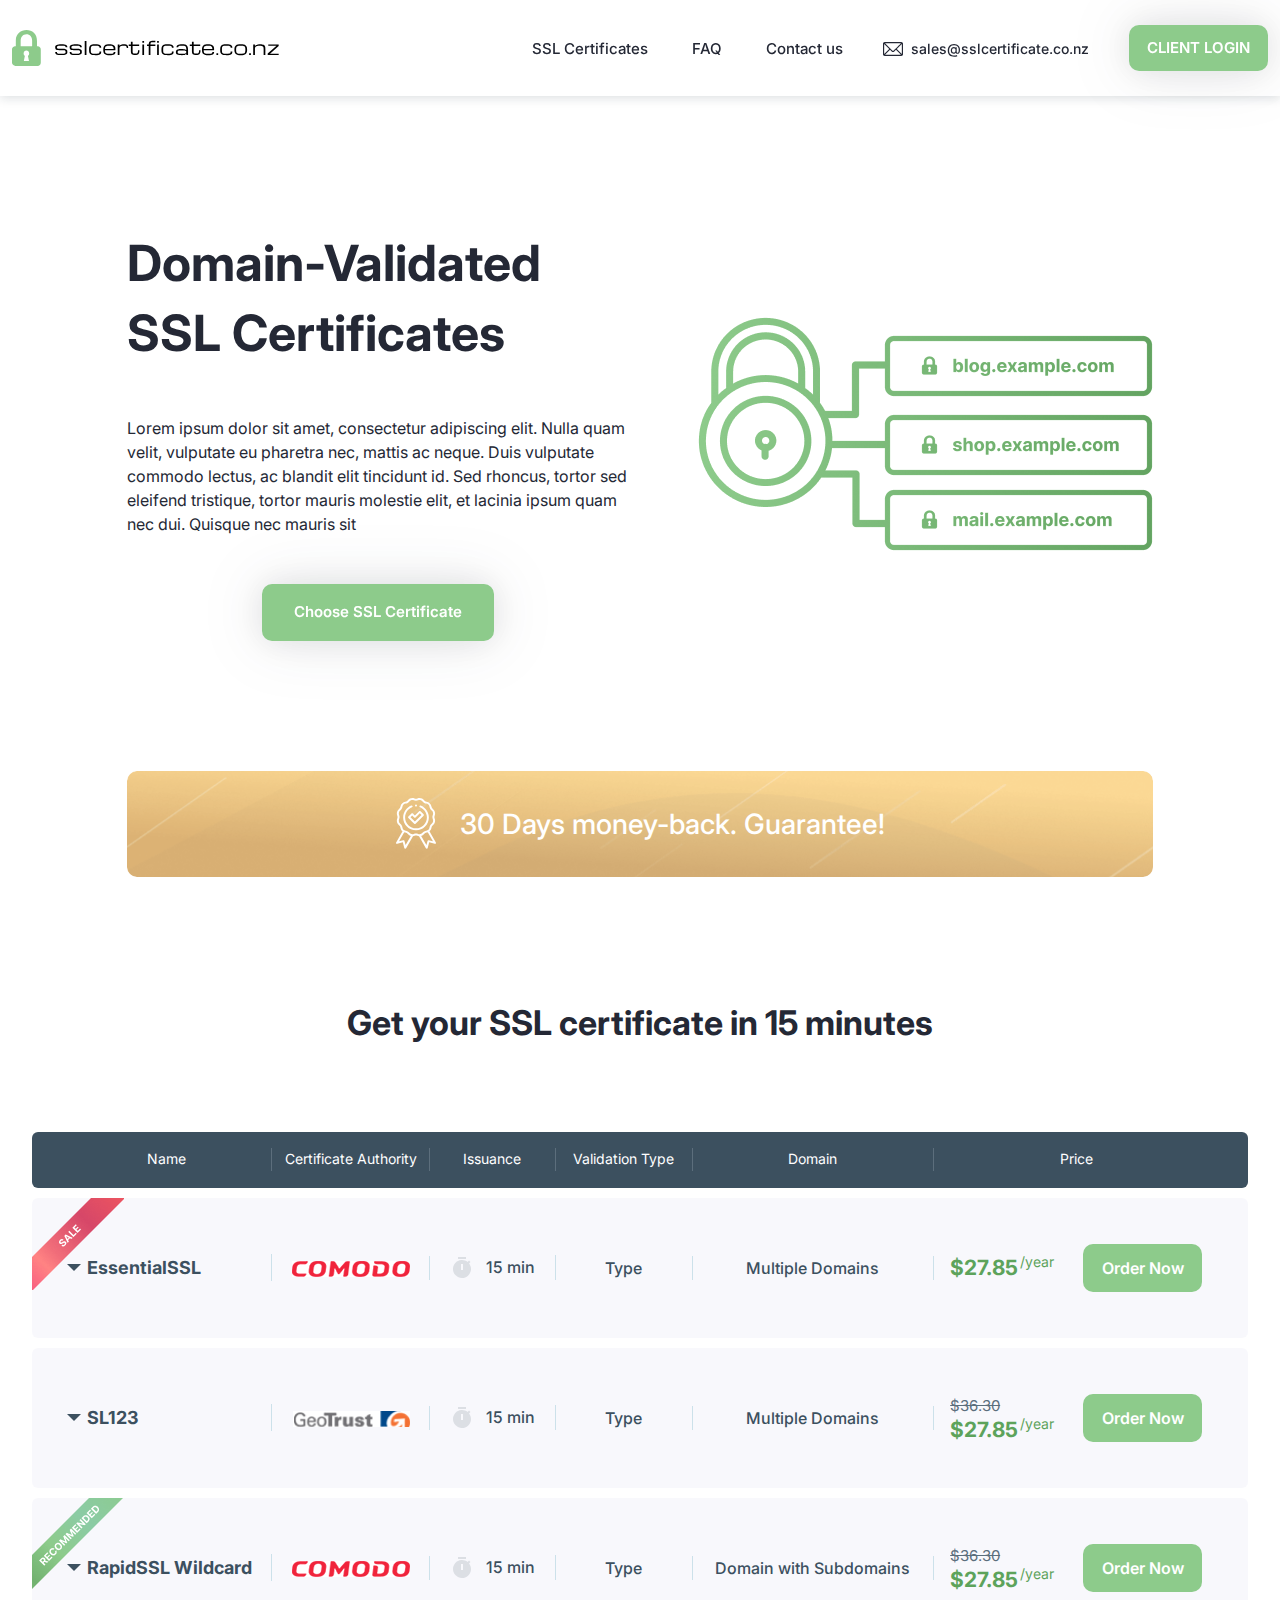
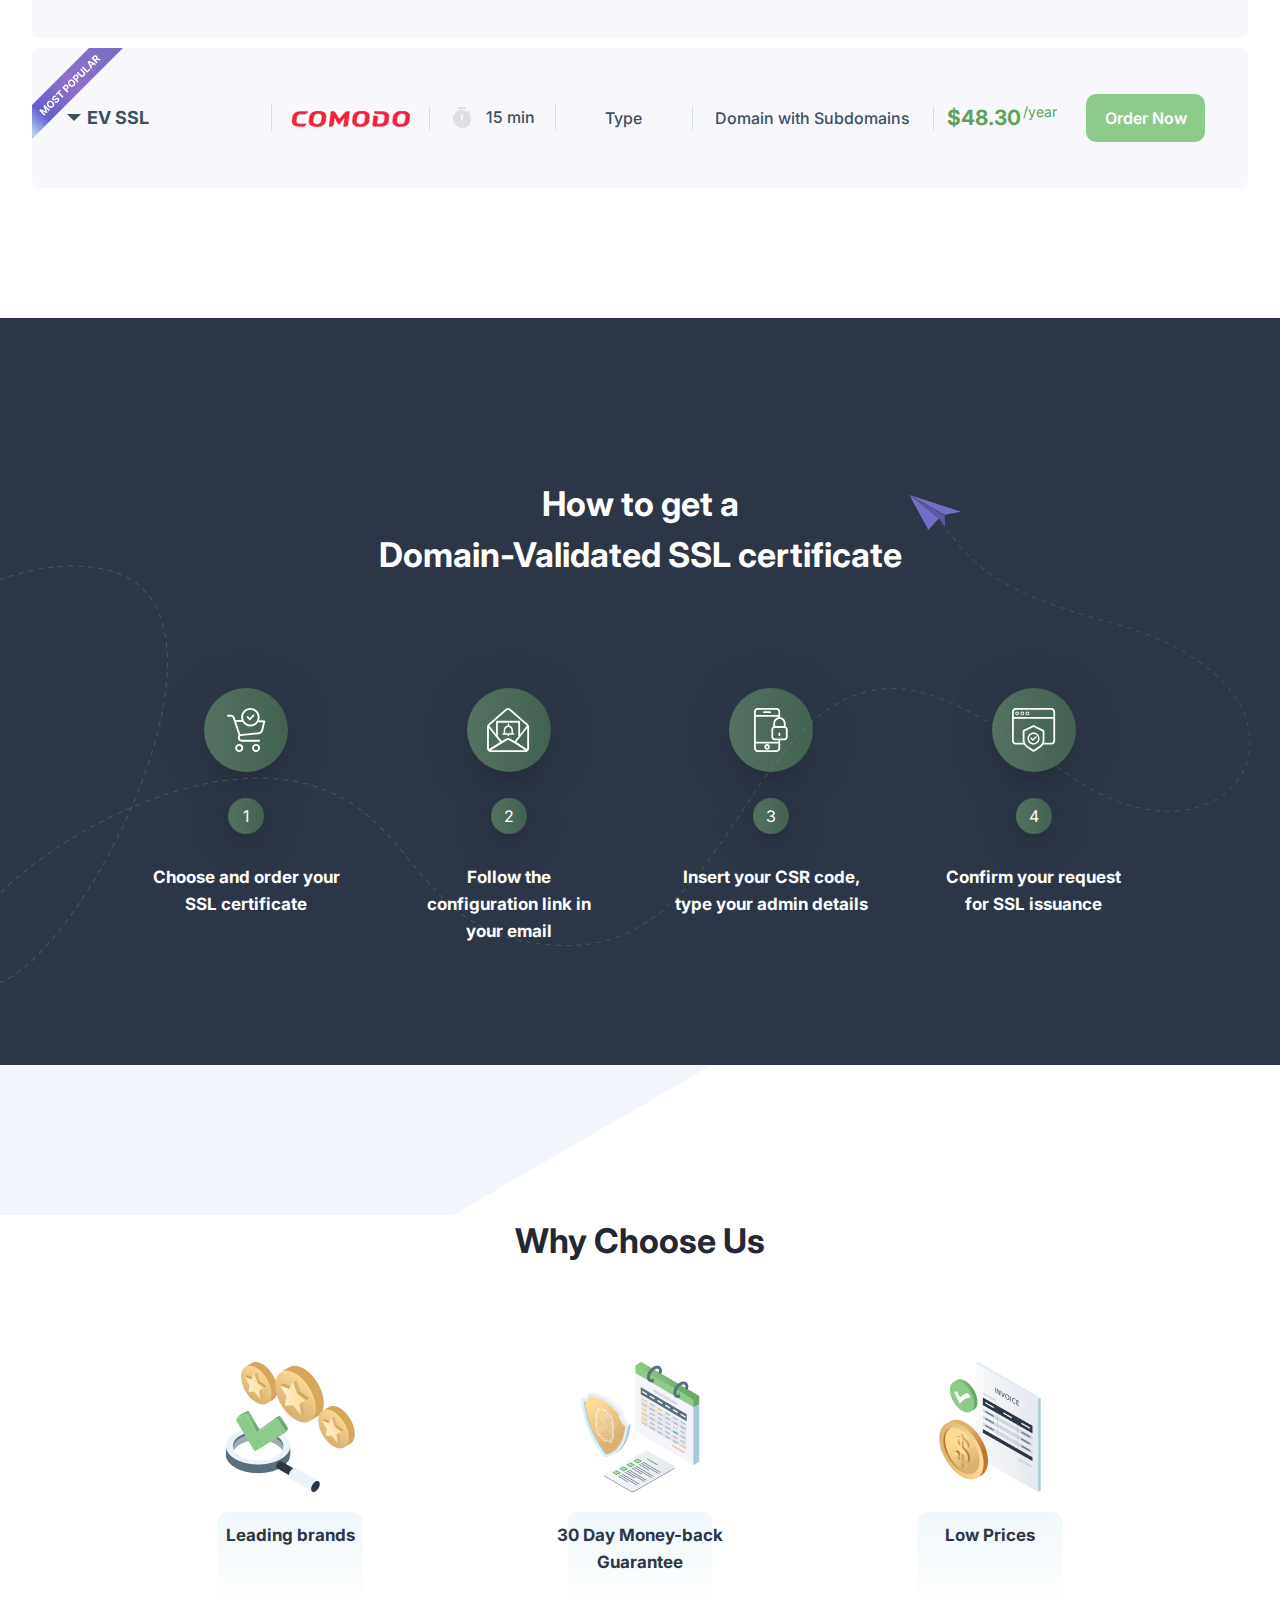
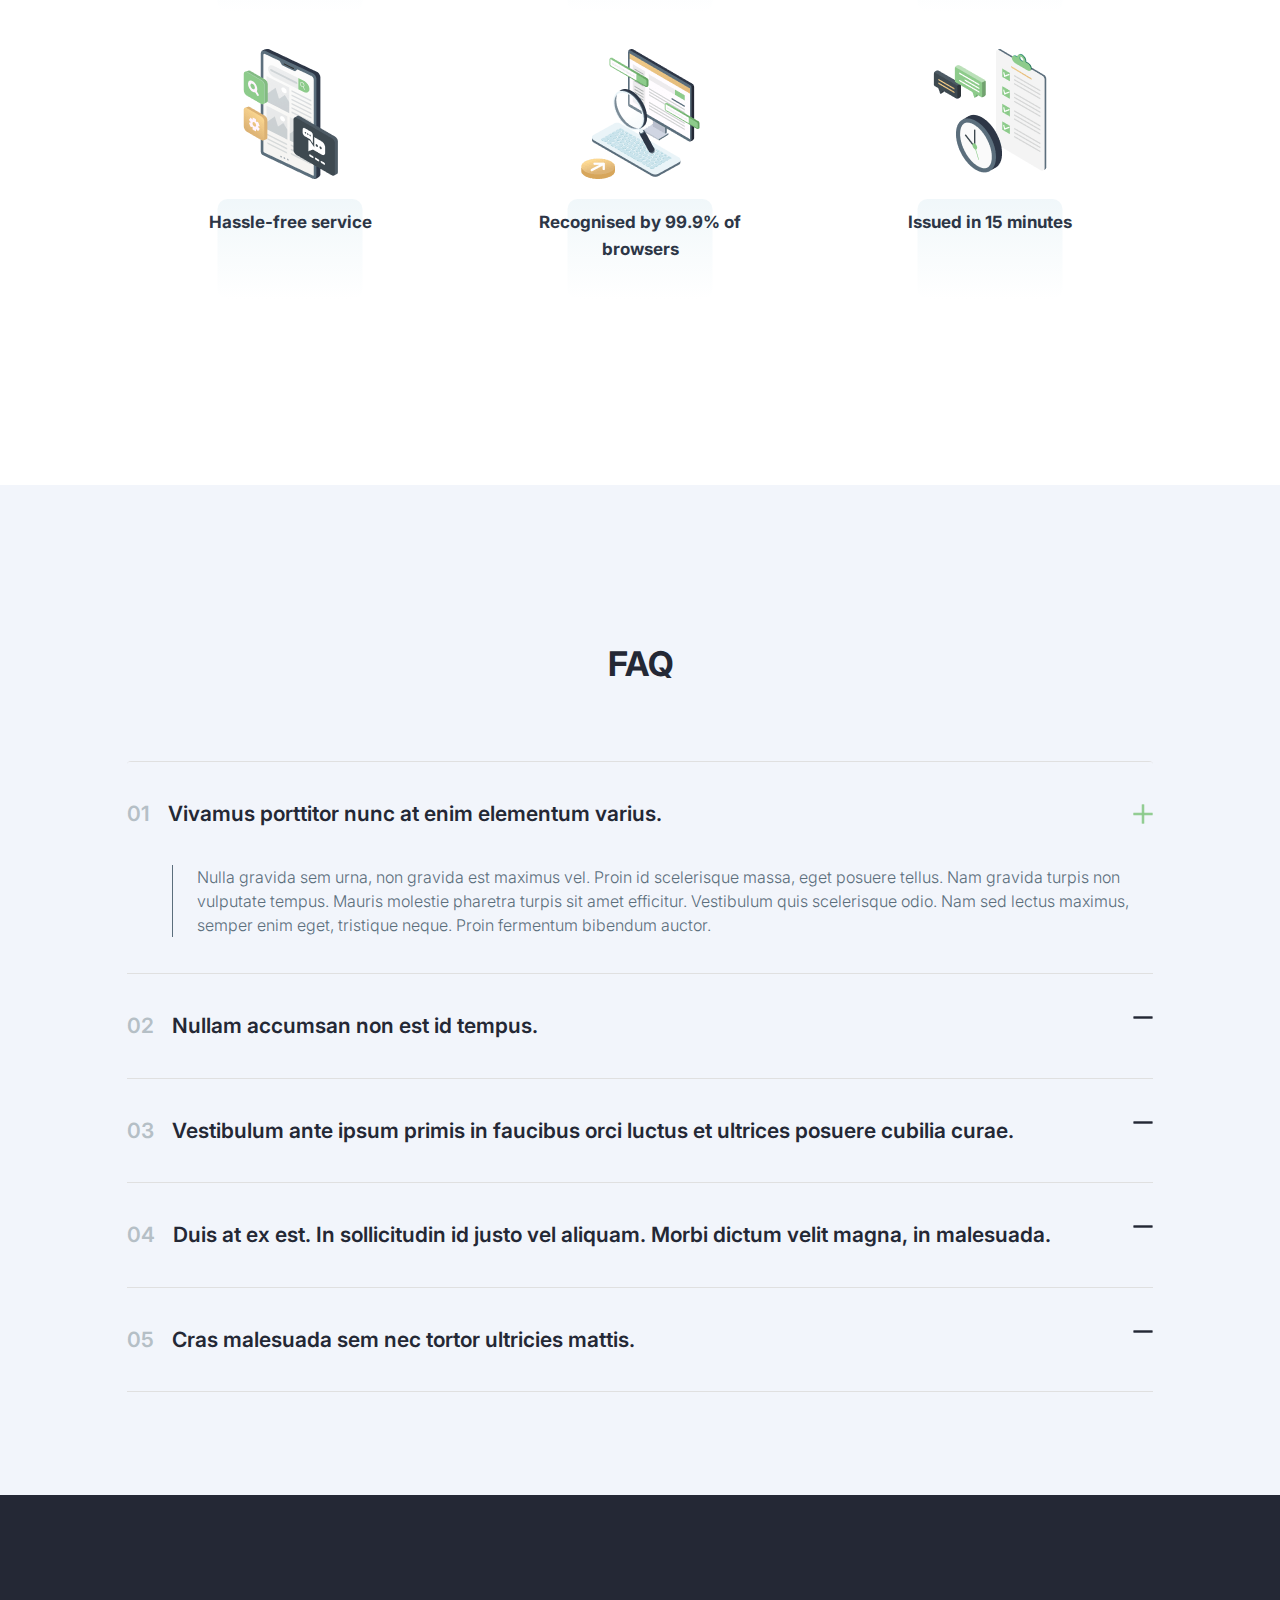
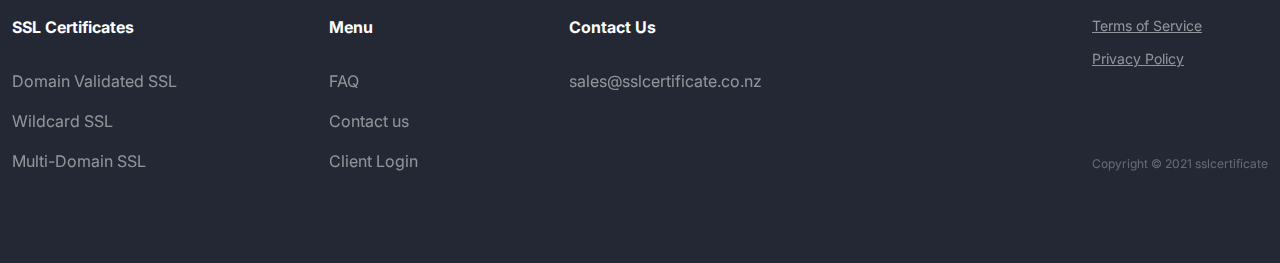
<file: wildcard.html>
<!DOCTYPE html>
<html lang="en">

<head>
  <meta charset="UTF-8">
  <meta http-equiv="X-UA-Compatible" content="IE=edge">
  <meta name="viewport" content="width=device-width, initial-scale=1.0">
  <title>Wildcard SSL Certificates</title>
  <link rel="stylesheet" href="css/bootstrap.min.css">
  <link rel="stylesheet" href="css/style.css">
</head>

<body id="top">
  <header class="header">
    <div class="section-container">
      <div class="header__inner">

        <div class="header__inner-logo">
          <a href="index.html">
            <img src="img/header_logo.svg" alt="logo">
          </a>
        </div>
        <div class="burger__menu">
          <span></span>
          <span></span>
        </div>
        <div class="header__inner-wrapper">
          <div class="header__inner-box">
            <nav class="header__inner-menu">
              <ul>
                <li class="header__menu-dropdown hover-dropdown">
                  <span >SSL Certificates</span>
                  <ul class="dropdown-list">
                    <li>
                      <a href="domain_validated.html">Domain Validated SSL</a>
                    </li>
                    <li>
                      <a href="wildcard.html">Wildcard SSL</a>
                    </li>
                    <li>
                      <a href="multi_domain.html">Multi-Domain SSL</a>
                    </li>
                  </ul>
                </li>
                <li><a href="#">FAQ</a></li>
                <li><a href="contacts.html">Contact us</a></li>
              </ul>
            </nav>
            <div class="header__inner-mail">
              <svg width="20" height="20" viewBox="0 0 20 20" fill="none" xmlns="http://www.w3.org/2000/svg">
                <path
                  d="M18.2422 2.96875H1.75781C0.790547 2.96875 0 3.75582 0 4.72656V15.2734C0 16.2445 0.791055 17.0312 1.75781 17.0312H18.2422C19.2095 17.0312 20 16.2442 20 15.2734V4.72656C20 3.75559 19.2091 2.96875 18.2422 2.96875ZM17.9723 4.14062C17.4039 4.71082 10.7283 11.4082 10.4541 11.6834C10.225 11.9131 9.77512 11.9133 9.54594 11.6834L2.02773 4.14062H17.9723ZM1.17188 15.058V4.94199L6.21348 10L1.17188 15.058ZM2.02773 15.8594L7.04078 10.83L8.71598 12.5107C9.40246 13.1994 10.5978 13.1991 11.2841 12.5107L12.9593 10.83L17.9723 15.8594H2.02773ZM18.8281 15.058L13.7865 10L18.8281 4.94199V15.058Z"
                  fill="#242835" />
              </svg>
              <a href="mailto:sales@sslcertificate.co.nz">sales@sslcertificate.co.nz</a>
            </div>
            <a href="#" class="header__inner-btn">Client Login</a>
          </div>
        </div>
      </div>
    </div>
  </header>

<section class="products-main">
    <div class="container">
      <div class="row align-items-center">
        <div class="col-lg-6">
          <div class="products-main__wrapper">
            <div class="products-main__title">
              <h1>
                Domain-Validated SSL Certificates
              </h1>
            </div>
            <div class="products-main__subtitle">
              <p>
                Lorem ipsum dolor sit amet, consectetur adipiscing elit. Nulla quam velit, vulputate eu pharetra nec,
                mattis ac neque. Duis vulputate commodo lectus, ac blandit elit tincidunt id. Sed rhoncus, tortor sed
                eleifend tristique, tortor mauris molestie elit, et lacinia ipsum quam nec dui. Quisque nec mauris sit
              </p>
            </div>
            <div class="products-main__btn">
              <a href="#">Choose SSL Certificate</a>
            </div>
          </div>
        </div>

        <div class="col-lg-6">
          <div class="products-main__bg">
            <img src="img/wildcard__bg.png" alt="image">
          </div>
        </div>
      </div>


    </div>
    </div>

  </section>

  <section class="products-get">
    <div class="container">
      <div class="products-get__widget" style=" background-image: url(img/products-get__widget.png);">
        <img src="img/products_widget_icon.svg" alt="image">
        <span>
          30 Days money-back. Guarantee!
        </span>
      </div>
      <div class="products-get__title section-title">
        <h2>
          Get your SSL certificate in 15 minutes
        </h2>
      </div>
    </div>

    <div class="products-get__inner">
      <div class="products-get__row">
        <div class="products-get__col">
          Name
        </div>
        <div class="products-get__col">
          Certificate Authority
        </div>
        <div class="products-get__col">
          Issuance
        </div>
        <div class="products-get__col">
          Validation Type
        </div>
        <div class="products-get__col">
          Domain
        </div>
        <div class="products-get__col">
          Price
        </div>
      </div>

      <div class="products-get__wrapper">
        <div class="products-get__item sale">
          <div class="products-get__col">
            <div class="products-get__name">
              EssentialSSL
            </div>
          </div>
          <div class="products-get__col">
            <div class="products-get__icon">
              <img src="img/products__item_icon1.png" alt="image">
            </div>
          </div>
          <div class="products-get__col">
            <div class="products-get__time">
              <img src="img/time_icon.svg" alt="image">
              15 min
            </div>
          </div>
          <div class="products-get__col">
            <div class="products-get__type">
              Type
            </div>
          </div>
          <div class="products-get__col">
            <div class="products-get__domain">
              Multiple Domains
            </div>
          </div>
          <div class="products-get__col">
            <div class="products-get__box">
              <div class="products-get__price">
                <div class="products-get__old-price">
                  
                </div>
                <div class="price">
                  $27.85
                  <span>
                    /year
                  </span>
                </div>
              </div>
              <a href="#" class="products-get__btn">
                Order Now
              </a>
            </div>
          </div>
        </div>
        <div class="products-get__list">
          <div class="products__list-title">
            General description:
          </div>
          <div class="products__list-text">
            Et netus et malesuada fames. Phasellus vestibulum lorem sed risus ultricies tristique nulla aliquet enim. Eu
            facilisis sed odio morbi quis commodo odio aenean. Cursus turpis massa tincidunt dui. Sed nisi lacus sed
            viverra tellus in hac. Id diam vel quam elementum pulvinar etiam non quam. Mattis nunc sed blandit libero.
            Interdum posuere lorem ipsum dolor sit amet consectetur adipiscing. Potenti nullam ac tortor vitae purus
            faucibus ornare suspendisse. A erat nam at lectus urna duis convallis convallis. Luctus venenatis lectus
            magna fringilla urna porttitor rhoncus. Pretium vulputate sapien nec sagittis aliquam malesuada bibendum
            arcu. Egestas tellus rutrum tellus pellentesque eu tincidunt tortor. Auctor urna nunc id cursus.
          </div>
          <div class="products__list-title">
            Detailed characteristics:
          </div>
          <div class="products__list-info">

            <div class="list__info-col">
              <div class="list__info-character">
                <p>Encryption: </p>
                <span>
                  Up to 256 bits
                </span>
              </div>
              <div class="list__info-character">
                <p>Browser Recognition: </p>
                <span>
                  99.9 %
                </span>
              </div>
              <div class="list__info-character">
                <p>Mobile Browser Support: </p>
                <span>
                  +
                </span>
              </div>
            </div>

            <div class="list__info-col">
              <div class="list__info-character">
                <p>Subdomain protection: </p>
                <span>
                  +
                </span>
              </div>
              <div class="list__info-character">
                <p>Green browser line: </p>
                <span>
                  +
                </span>
              </div>
              <div class="list__info-character">
                <p>Trust seal </p>
                <span>
                  Static
                </span>
              </div>
            </div>

            <div class="list__info-col">
              <div class="list__info-character">
                <p>Guarantee amount:</p>
                <span>
                  $ 10,000
                </span>
              </div>
              <div class="list__info-character">
                <p>Money back guarantee:</p>
                <span>
                  99.9 %
                </span>
              </div>
              <div class="list__info-character">
                <p>Mobile Browser Support:</p>
                <span>
                  30 days from the date of issue
                </span>
              </div>
            </div>

          </div>
        </div>
      </div>

      <div class="products-get__wrapper">
        <div class="products-get__item ">
          <div class="products-get__col">
            <div class="products-get__name">
              SL123
            </div>
          </div>
          <div class="products-get__col">
            <div class="products-get__icon">
              <img src="img/products__item_icon2.png" alt="image">
            </div>
          </div>
          <div class="products-get__col">
            <div class="products-get__time">
              <img src="img/time_icon.svg" alt="image">
              15 min
            </div>
          </div>
          <div class="products-get__col">
            <div class="products-get__type">
              Type
            </div>
          </div>
          <div class="products-get__col">
            <div class="products-get__domain">
              Multiple Domains
            </div>
          </div>
          <div class="products-get__col">
            <div class="products-get__box">
              <div class="products-get__price">
                <div class="products-get__old-price">
                  $36.30
                </div>
                <div class="price">
                  $27.85
                  <span>
                    /year
                  </span>
                </div>
              </div>
              <a href="#" class="products-get__btn">
                Order Now
              </a>
            </div>
          </div>
        </div>
        <div class="products-get__list">
          <div class="products__list-title">
            General description:
          </div>
          <div class="products__list-text">
            Et netus et malesuada fames. Phasellus vestibulum lorem sed risus ultricies tristique nulla aliquet enim. Eu
            facilisis sed odio morbi quis commodo odio aenean. Cursus turpis massa tincidunt dui. Sed nisi lacus sed
            viverra tellus in hac. Id diam vel quam elementum pulvinar etiam non quam. Mattis nunc sed blandit libero.
            Interdum posuere lorem ipsum dolor sit amet consectetur adipiscing. Potenti nullam ac tortor vitae purus
            faucibus ornare suspendisse. A erat nam at lectus urna duis convallis convallis. Luctus venenatis lectus
            magna fringilla urna porttitor rhoncus. Pretium vulputate sapien nec sagittis aliquam malesuada bibendum
            arcu. Egestas tellus rutrum tellus pellentesque eu tincidunt tortor. Auctor urna nunc id cursus.
          </div>
          <div class="products__list-title">
            Detailed characteristics:
          </div>
          <div class="products__list-info">

            <div class="list__info-col">
              <div class="list__info-character">
                <p>Encryption: </p>
                <span>
                  Up to 256 bits
                </span>
              </div>
              <div class="list__info-character">
                <p>Browser Recognition: </p>
                <span>
                  99.9 %
                </span>
              </div>
              <div class="list__info-character">
                <p>Mobile Browser Support: </p>
                <span>
                  +
                </span>
              </div>
            </div>

            <div class="list__info-col">
              <div class="list__info-character">
                <p>Subdomain protection: </p>
                <span>
                  +
                </span>
              </div>
              <div class="list__info-character">
                <p>Green browser line: </p>
                <span>
                  +
                </span>
              </div>
              <div class="list__info-character">
                <p>Trust seal </p>
                <span>
                  Static
                </span>
              </div>
            </div>

            <div class="list__info-col">
              <div class="list__info-character">
                <p>Guarantee amount:</p>
                <span>
                  $ 10,000
                </span>
              </div>
              <div class="list__info-character">
                <p>Money back guarantee:</p>
                <span>
                  99.9 %
                </span>
              </div>
              <div class="list__info-character">
                <p>Mobile Browser Support:</p>
                <span>
                  30 days from the date of issue
                </span>
              </div>
            </div>

          </div>
        </div>
      </div>

      <div class="products-get__wrapper">
        <div class="products-get__item recommended">
          <div class="products-get__col">
            <div class="products-get__name">
              RapidSSL Wildcard
            </div>
          </div>
          <div class="products-get__col">
            <div class="products-get__icon">
              <img src="img/products__item_icon1.png" alt="image">
            </div>
          </div>
          <div class="products-get__col">
            <div class="products-get__time">
              <img src="img/time_icon.svg" alt="image">
              15 min
            </div>
          </div>
          <div class="products-get__col">
            <div class="products-get__type">
              Type
            </div>
          </div>
          <div class="products-get__col">
            <div class="products-get__domain">
              Domain with Subdomains
            </div>
          </div>
          <div class="products-get__col">
            <div class="products-get__box">
              <div class="products-get__price">
                <div class="products-get__old-price">
                  $36.30
                </div>
                <div class="price">
                  $27.85
                  <span>
                    /year
                  </span>
                </div>
              </div>
              <a href="#" class="products-get__btn">
                Order Now
              </a>
            </div>
          </div>
        </div>
        <div class="products-get__list">
          <div class="products__list-title">
            General description:
          </div>
          <div class="products__list-text">
            Et netus et malesuada fames. Phasellus vestibulum lorem sed risus ultricies tristique nulla aliquet enim. Eu
            facilisis sed odio morbi quis commodo odio aenean. Cursus turpis massa tincidunt dui. Sed nisi lacus sed
            viverra tellus in hac. Id diam vel quam elementum pulvinar etiam non quam. Mattis nunc sed blandit libero.
            Interdum posuere lorem ipsum dolor sit amet consectetur adipiscing. Potenti nullam ac tortor vitae purus
            faucibus ornare suspendisse. A erat nam at lectus urna duis convallis convallis. Luctus venenatis lectus
            magna fringilla urna porttitor rhoncus. Pretium vulputate sapien nec sagittis aliquam malesuada bibendum
            arcu. Egestas tellus rutrum tellus pellentesque eu tincidunt tortor. Auctor urna nunc id cursus.
          </div>
          <div class="products__list-title">
            Detailed characteristics:
          </div>
          <div class="products__list-info">

            <div class="list__info-col">
              <div class="list__info-character">
                <p>Encryption: </p>
                <span>
                  Up to 256 bits
                </span>
              </div>
              <div class="list__info-character">
                <p>Browser Recognition: </p>
                <span>
                  99.9 %
                </span>
              </div>
              <div class="list__info-character">
                <p>Mobile Browser Support: </p>
                <span>
                  +
                </span>
              </div>
            </div>

            <div class="list__info-col">
              <div class="list__info-character">
                <p>Subdomain protection: </p>
                <span>
                  +
                </span>
              </div>
              <div class="list__info-character">
                <p>Green browser line: </p>
                <span>
                  +
                </span>
              </div>
              <div class="list__info-character">
                <p>Trust seal </p>
                <span>
                  Static
                </span>
              </div>
            </div>

            <div class="list__info-col">
              <div class="list__info-character">
                <p>Guarantee amount:</p>
                <span>
                  $ 10,000
                </span>
              </div>
              <div class="list__info-character">
                <p>Money back guarantee:</p>
                <span>
                  99.9 %
                </span>
              </div>
              <div class="list__info-character">
                <p>Mobile Browser Support:</p>
                <span>
                  30 days from the date of issue
                </span>
              </div>
            </div>

          </div>
        </div>
      </div>

      <div class="products-get__wrapper">
        <div class="products-get__item popular">
          <div class="products-get__col">
            <div class="products-get__name">
              EV SSL
            </div>
          </div>
          <div class="products-get__col">
            <div class="products-get__icon">
              <img src="img/products__item_icon1.png" alt="image">
            </div>
          </div>
          <div class="products-get__col">
            <div class="products-get__time">
              <img src="img/time_icon.svg" alt="image">
              15 min
            </div>
          </div>
          <div class="products-get__col">
            <div class="products-get__type">
              Type
            </div>
          </div>
          <div class="products-get__col">
            <div class="products-get__domain">
              Domain with Subdomains
            </div>
          </div>
          <div class="products-get__col">
            <div class="products-get__box">
              <div class="products-get__price">
                <div class="products-get__old-price">
                  
                </div>
                <div class="price">
                  $48.30
                  <span>
                    /year
                  </span>
                </div>
              </div>
              <a href="#" class="products-get__btn">
                Order Now
              </a>
            </div>
          </div>
        </div>
        <div class="products-get__list">
          <div class="products__list-title">
            General description:
          </div>
          <div class="products__list-text">
            Et netus et malesuada fames. Phasellus vestibulum lorem sed risus ultricies tristique nulla aliquet enim. Eu
            facilisis sed odio morbi quis commodo odio aenean. Cursus turpis massa tincidunt dui. Sed nisi lacus sed
            viverra tellus in hac. Id diam vel quam elementum pulvinar etiam non quam. Mattis nunc sed blandit libero.
            Interdum posuere lorem ipsum dolor sit amet consectetur adipiscing. Potenti nullam ac tortor vitae purus
            faucibus ornare suspendisse. A erat nam at lectus urna duis convallis convallis. Luctus venenatis lectus
            magna fringilla urna porttitor rhoncus. Pretium vulputate sapien nec sagittis aliquam malesuada bibendum
            arcu. Egestas tellus rutrum tellus pellentesque eu tincidunt tortor. Auctor urna nunc id cursus.
          </div>
          <div class="products__list-title">
            Detailed characteristics:
          </div>
          <div class="products__list-info">

            <div class="list__info-col">
              <div class="list__info-character">
                <p>Encryption: </p>
                <span>
                  Up to 256 bits
                </span>
              </div>
              <div class="list__info-character">
                <p>Browser Recognition: </p>
                <span>
                  99.9 %
                </span>
              </div>
              <div class="list__info-character">
                <p>Mobile Browser Support: </p>
                <span>
                  +
                </span>
              </div>
            </div>

            <div class="list__info-col">
              <div class="list__info-character">
                <p>Subdomain protection: </p>
                <span>
                  +
                </span>
              </div>
              <div class="list__info-character">
                <p>Green browser line: </p>
                <span>
                  +
                </span>
              </div>
              <div class="list__info-character">
                <p>Trust seal </p>
                <span>
                  Static
                </span>
              </div>
            </div>

            <div class="list__info-col">
              <div class="list__info-character">
                <p>Guarantee amount:</p>
                <span>
                  $ 10,000
                </span>
              </div>
              <div class="list__info-character">
                <p>Money back guarantee:</p>
                <span>
                  99.9 %
                </span>
              </div>
              <div class="list__info-character">
                <p>Mobile Browser Support:</p>
                <span>
                  30 days from the date of issue
                </span>
              </div>
            </div>

          </div>
        </div>
      </div>

    </div>

  </section>

  <section class="products-howto">
    <div class="container">
      <div class="products-howto__title section-title">
        <h2>
          How to get a </br>
          Domain-Validated SSL certificate
        </h2>
      </div>
      <div class="row">
        <div class="col-sm-6 col-lg-3 text-center">
          <div class="products-howto__item">
            <div class="products-howto__img">
              <img src="img/products-howto__item1.svg" alt="image">
            </div>
            <div class="products-howto__number">
              1
            </div>
            <div class="products-howto__text">
              Choose and order your SSL certificate
            </div>
          </div>
        </div>
        <div class="col-sm-6 col-lg-3 text-center">
          <div class="products-howto__item">
            <div class="products-howto__img">
              <img src="img/products-howto__item2.svg" alt="image">
            </div>
            <div class="products-howto__number">
              2
            </div>
            <div class="products-howto__text">
              Follow the configuration link in your email
            </div>
          </div>
        </div>
        <div class="col-sm-6 col-lg-3 text-center">
          <div class="products-howto__item">
            <div class="products-howto__img">
              <img src="img/products-howto__item3.svg" alt="image">
            </div>
            <div class="products-howto__number">
              3
            </div>
            <div class="products-howto__text">
              Insert your CSR code, type your admin details
            </div>
          </div>
        </div>
        <div class="col-sm-6 col-lg-3 text-center">
          <div class="products-howto__item">
            <div class="products-howto__img">
              <img src="img/products-howto__item4.svg" alt="image">
            </div>
            <div class="products-howto__number">
              4
            </div>
            <div class="products-howto__text">
              Confirm your request for SSL issuance
            </div>
          </div>
        </div>
      </div>
    </div>
  </section>

  <section class="products-whychoose">
    <div class="container">
      <div class="whychoose__inner">
        <div class="whychoose__title section-title">
          <h2>
            Why Choose Us
          </h2>
        </div>
        <div class="row">
          <div class="col-sm-6 col-md-4 text-center">
            <div class="whychoose__item">
              <div class="whychoose__item-img">
                <img src="img/whychoose__item1.png" alt="image">
              </div>
              <div class="whychoose__item-text">
                Leading brands
              </div>
            </div>
          </div>
          <div class="col-sm-6 col-md-4 text-center">
            <div class="whychoose__item">
              <div class="whychoose__item-img">
                <img src="img/whychoose__item2.png" alt="image">
              </div>
              <div class="whychoose__item-text">
                30 Day Money-back
                Guarantee
              </div>
            </div>
          </div>
          <div class="col-sm-6 col-md-4 text-center">
            <div class="whychoose__item">
              <div class="whychoose__item-img">
                <img src="img/whychoose__item3.png" alt="image">
              </div>
              <div class="whychoose__item-text">
                Low Prices
              </div>
            </div>
          </div>
          <div class="col-sm-6 col-md-4 text-center">
            <div class="whychoose__item">
              <div class="whychoose__item-img">
                <img src="img/whychoose__item4.png" alt="image">
              </div>
              <div class="whychoose__item-text">
                Hassle-free service
              </div>
            </div>
          </div>
          <div class="col-sm-6 col-md-4 text-center">
            <div class="whychoose__item">
              <div class="whychoose__item-img">
                <img src="img/whychoose__item5.png" alt="image">
              </div>
              <div class="whychoose__item-text">
                Recognised by 99.9%
                of browsers
              </div>
            </div>
          </div>
          <div class="col-sm-6 col-md-4 text-center">
            <div class="whychoose__item">
              <div class="whychoose__item-img">
                <img src="img/whychoose__item6.png" alt="image">
              </div>
              <div class="whychoose__item-text">
                Issued in 15 minutes
              </div>
            </div>
          </div>
        </div>
      </div>
    </div>
  </section>

  <section class="products-faq">
    <div class="container">
      <div class="products-faq__title section-title">
        <h2>
          FAQ
        </h2>
      </div>

      <div class="products-faq__inner">

        <div class="products-faq__accordion" id="accordionExample">
          <div class="accordion-item">
            <h2 class="accordion-header" id="headingOne">
              <button class="accordion-button" type="button" data-bs-toggle="collapse" data-bs-target="#collapseOne"
                aria-expanded="true" aria-controls="collapseOne">
                <span>01</span>
                <p>Vivamus porttitor nunc at enim elementum varius.</p>
              </button>
            </h2>
            <div id="collapseOne" class="accordion-collapse collapse show" aria-labelledby="headingOne"
              data-bs-parent="#accordionExample">
              <div class="accordion-body">
                Nulla gravida sem urna, non gravida est maximus vel. Proin id scelerisque massa, eget posuere tellus.
                Nam gravida turpis non vulputate tempus. Mauris molestie pharetra turpis sit amet efficitur. Vestibulum
                quis scelerisque odio. Nam sed lectus maximus, semper enim eget, tristique neque. Proin fermentum
                bibendum auctor.
              </div>
            </div>
          </div>

          <div class="accordion-item">
            <h2 class="accordion-header" id="headingTwo">
              <button class="accordion-button collapsed" type="button" data-bs-toggle="collapse"
                data-bs-target="#collapseTwo" aria-expanded="false" aria-controls="collapseTwo">
                <span>02</span> 
                <p>Nullam accumsan non est id tempus.</p>
              </button>
            </h2>
            <div id="collapseTwo" class="accordion-collapse collapse" aria-labelledby="headingTwo"
              data-bs-parent="#accordionExample">
              <div class="accordion-body">
                Nulla gravida sem urna, non gravida est maximus vel. Proin id scelerisque massa, eget posuere tellus.
                Nam gravida turpis non vulputate tempus. Mauris molestie pharetra turpis sit amet efficitur. Vestibulum
                quis scelerisque odio. Nam sed lectus maximus, semper enim eget, tristique neque. Proin fermentum
                bibendum auctor.
              </div>
            </div>
          </div>

          <div class="accordion-item">
            <h2 class="accordion-header" id="headingThree">
              <button class="accordion-button collapsed" type="button" data-bs-toggle="collapse"
                data-bs-target="#collapseThree" aria-expanded="false" aria-controls="collapseThree">
                <span>03</span> 
                <p>Vestibulum ante ipsum primis in faucibus orci luctus et ultrices posuere cubilia curae.</p>
              </button>
            </h2>
            <div id="collapseThree" class="accordion-collapse collapse" aria-labelledby="headingThree"
              data-bs-parent="#accordionExample">
              <div class="accordion-body">
                Nulla gravida sem urna, non gravida est maximus vel. Proin id scelerisque massa, eget posuere tellus.
                Nam gravida turpis non vulputate tempus. Mauris molestie pharetra turpis sit amet efficitur. Vestibulum
                quis scelerisque odio. Nam sed lectus maximus, semper enim eget, tristique neque. Proin fermentum
                bibendum auctor.
              </div>
            </div>
          </div>

          <div class="accordion-item">
            <h2 class="accordion-header" id="headingFour">
              <button class="accordion-button collapsed" type="button" data-bs-toggle="collapse"
                data-bs-target="#collapseFour" aria-expanded="false" aria-controls="collapseFour">
                <span>04</span> 
                <p>Duis at ex est. In sollicitudin id justo vel aliquam. Morbi dictum velit magna, in
                  malesuada.</p>
              </button>
            </h2>
            <div id="collapseFour" class="accordion-collapse collapse" aria-labelledby="headingFour"
              data-bs-parent="#accordionExample">
              <div class="accordion-body">
                Nulla gravida sem urna, non gravida est maximus vel. Proin id scelerisque massa, eget posuere tellus.
                Nam gravida turpis non vulputate tempus. Mauris molestie pharetra turpis sit amet efficitur. Vestibulum
                quis scelerisque odio. Nam sed lectus maximus, semper enim eget, tristique neque. Proin fermentum
                bibendum auctor.
              </div>
            </div>
          </div>

          <div class="accordion-item">
            <h2 class="accordion-header" id="headingFive">
              <button class="accordion-button collapsed" type="button" data-bs-toggle="collapse"
                data-bs-target="#collapseFive" aria-expanded="false" aria-controls="collapseFive">
                <span>05</span> 
                <p>Cras malesuada sem nec tortor ultricies mattis.</p>
              </button>
            </h2>
            <div id="collapseFive" class="accordion-collapse collapse" aria-labelledby="headingFive"
              data-bs-parent="#accordionExample">
              <div class="accordion-body">
                Nulla gravida sem urna, non gravida est maximus vel. Proin id scelerisque massa, eget posuere tellus.
                Nam gravida turpis non vulputate tempus. Mauris molestie pharetra turpis sit amet efficitur. Vestibulum
                quis scelerisque odio. Nam sed lectus maximus, semper enim eget, tristique neque. Proin fermentum
                bibendum auctor.
              </div>
            </div>
          </div>

        </div>
      </div>

    </div>
  </section>

  <footer class="footer">
    <div class="section-container">
      <div class="footer__inner">
        <div class="footer__inner-content">

          <div class="footer__col">
            <div class="footer__col-title">
              SSL Certificates
            </div>
            <ul class="footer__col-list">
              <li><a href="domain_validated.html">Domain Validated SSL</a></li>
              <li><a href="wildcard.html">Wildcard SSL</a></li>
              <li><a href="multi_domain.html">Multi-Domain SSL</a></li>
            </ul>
          </div>
          <div class="footer__col">
            <div class="footer__col-title">
              Menu
            </div>
            <ul class="footer__col-list">
              <li><a href="#">FAQ</a></li>
              <li><a href="#">Contact us</a></li>
              <li><a href="#">Client Login</a></li>
            </ul>
          </div>
          <div class="footer__col">
            <div class="footer__col-title">
              Contact Us
            </div>
            <a href="mailto:sales@sslcertificate.co.nz" class="footer__col-mail">sales@sslcertificate.co.nz</a>
          </div>

        </div>
        <div class="footer__inner-copy">
          <div class="footer__copy-info">
            <a href="terms_and_conditions.html">Terms of Service</a>
            <a href="privacy_policy.html">Privacy Policy</a>
          </div>
          <div class="footer__copy-text">
            Copyright © 2021 sslcertificate
          </div>
        </div>
      </div>
    </div>
  </footer>

  <div class="back-top">
    <a href="#top">
      <img src="img/arrow__up.svg" alt="image">
    </a>
  </div>

  <script src="js/jquery.js"></script>
  <script src="js/bootstrap.min.js"></script>
  <script src="js/main.js"></script>
</body>

</html>
</file>
<file: css/style.css>
@import url("https://fonts.googleapis.com/css2?family=Inter:wght@400;500;600;700&display=swap");html{-webkit-box-sizing:border-box;box-sizing:border-box}*,:after,:before{-webkit-box-sizing:inherit;box-sizing:inherit}body,html{height:100%}a{text-decoration:none}button:focus,input:focus{outline:transparent}li,ul{margin:0;padding:0;list-style:none}h1,h2,h3,h4,h5,h6,li,ol,p,ul{margin:0;padding:0}body{position:relative;overflow-x:hidden;min-width:320px;max-width:100vw;font-family:"Inter",sans-serif;font-style:normal;font-weight:normal;background:#fff;cursor:default}.section-container{max-width:1444px;padding:0 12px;margin:0 auto}.section-title h2{font-weight:bold;font-size:34px;line-height:150%;color:#242835}.header{-webkit-box-shadow:0px 2px 10px rgba(21,42,56,0.15);box-shadow:0px 2px 10px rgba(21,42,56,0.15);position:fixed;height:96px;width:100%;background-color:#fff;z-index:33}.header__inner{height:96px;width:100%;display:-webkit-box;display:-ms-flexbox;display:flex;-webkit-box-align:center;-ms-flex-align:center;align-items:center;-webkit-box-pack:justify;-ms-flex-pack:justify;justify-content:space-between}.header__inner-logo img{width:279px;height:auto;background-position:center;background-size:cover}.header__inner-box{display:-webkit-box;display:-ms-flexbox;display:flex;-webkit-box-align:center;-ms-flex-align:center;align-items:center}.burger__menu{display:none}.header__inner-menu ul{padding-right:40px}.header__inner-menu li{display:inline-block}.header__inner-menu li+li{padding-left:40px}.header__inner-menu a{font-weight:500;font-size:15px;line-height:160%;color:#242835;-webkit-transition:0.3s;transition:0.3s}.header__inner-menu a:hover{color:#8dcb8b}.header__menu-dropdown{position:relative;font-weight:500;font-size:15px;line-height:160%;color:#242835;-webkit-transition:0.3s;transition:0.3s;cursor:pointer}.header__menu-dropdown .hover-dropdown:hover .dropdown-list{height:190px}.header__menu-dropdown .dropdown-list{position:absolute;overflow:hidden;height:0;top:25px;left:-10px;width:200px;padding:40px 0 0;-webkit-transition:all 0.4s;transition:all 0.4s}.header__menu-dropdown .dropdown-list li{display:block;background-color:#fff;padding-left:15px}.header__menu-dropdown .dropdown-list li+li{padding-left:15px;padding-top:15px}.header__menu-dropdown .dropdown-list li:first-child{padding-top:20px}.header__menu-dropdown .dropdown-list li:last-child{padding-bottom:15px;-webkit-box-shadow:0px 6px 8px -4px rgba(21,42,56,0.15);box-shadow:0px 6px 8px -4px rgba(21,42,56,0.15)}.hover-dropdown:hover .dropdown-list{height:190px;padding:40px 0 0px}.dropdown-list.dropdown--active{height:160px;padding:0px}.header__inner-mail:hover svg path{fill:#8dcb8b}.header__inner-mail:hover a{color:#8dcb8b}.header__inner-mail svg path{-webkit-transition:0.3s;transition:0.3s}.header__inner-mail a{font-weight:500;font-size:14px;line-height:160%;color:#242835;padding-left:4px;-webkit-transition:0.3s;transition:0.3s}.header__inner-btn{font-weight:600;font-size:15px;line-height:150%;color:#ffffff;padding:12px 18px;-webkit-filter:drop-shadow(0px 0px 15px rgba(0,0,0,0.08)) drop-shadow(0px 0px 30px rgba(21,42,56,0.1));filter:drop-shadow(0px 0px 15px rgba(0,0,0,0.08)) drop-shadow(0px 0px 30px rgba(21,42,56,0.1));border-radius:10px;text-transform:uppercase;background:#8dcb8b;margin-left:40px;-webkit-transition:all 0.3s;transition:all 0.3s}.header__inner-btn:hover{background:#77b677;color:#fff}.main{background-position:center;padding-top:216px}.main__title h1{font-weight:bold;font-size:50px;line-height:140%;color:#242835;margin-bottom:48px}.main__subtitle{padding-left:28px;position:relative;margin-bottom:64px}.main__subtitle:before{content:"";width:12px;height:12px;position:absolute;top:0;left:0;background:#8dcb8b;-webkit-box-shadow:0px 9px 70px rgba(0,0,0,0.16),0px 3.75998px 29.2443px rgba(0,0,0,0.115017),0px 2.01027px 15.6354px rgba(0,0,0,0.0953772),0px 1.12694px 8.76509px rgba(0,0,0,0.08),0px 0.598509px 4.65507px rgba(0,0,0,0.0646228),0px 0.249053px 1.93708px rgba(0,0,0,0.0449833);box-shadow:0px 9px 70px rgba(0,0,0,0.16),0px 3.75998px 29.2443px rgba(0,0,0,0.115017),0px 2.01027px 15.6354px rgba(0,0,0,0.0953772),0px 1.12694px 8.76509px rgba(0,0,0,0.08),0px 0.598509px 4.65507px rgba(0,0,0,0.0646228),0px 0.249053px 1.93708px rgba(0,0,0,0.0449833);border-radius:2px}.main__subtitle p{font-size:16px;line-height:150%;color:#242835}.main__mobile-img{display:none}.main__btn a{font-weight:600;font-size:15px;line-height:150%;color:#ffffff;padding:18px 32px;background-color:#8dcb8b;border-radius:10px;-webkit-transition:all 0.3s;transition:all 0.3s}.main__btn a:hover{background:#77b677;color:#fff}.main__pos-img{margin-bottom:206px}.main__wrapper{position:relative}.main__target{position:absolute;left:0;bottom:-250px}.main__target-mouse{position:relative}.main__target-mouse:after{content:"";position:absolute;height:5px;width:1px;background-color:#000;top:5px;left:9px;-webkit-animation:slide 1.5s infinite linear;animation:slide 1.5s infinite linear}.main__target:before{content:"";position:absolute;top:-24px;left:5px;width:9px;height:9px;border-top:1px solid #000;border-left:1px solid #000;margin-bottom:5px;-webkit-transform:rotate(45deg);transform:rotate(45deg);-webkit-animation:fade 1.6s infinite linear;animation:fade 1.6s infinite linear}.main__target:after{content:"";position:absolute;top:-17px;left:5px;width:9px;height:9px;border-top:1px solid #000;border-left:1px solid #000;-webkit-transform:rotate(45deg);transform:rotate(45deg);margin-bottom:5px;-webkit-animation:fade 1.6s infinite linear;animation:fade 1.6s infinite linear;-webkit-animation-delay:1s;animation-delay:1s}.main__target span{position:absolute;top:-10px;left:5px;width:9px;height:9px;border-top:1px solid #000;border-left:1px solid #000;-webkit-transform:rotate(45deg);transform:rotate(45deg);margin-bottom:5px;-webkit-animation:fade 1.6s infinite linear;animation:fade 1.6s infinite linear;-webkit-animation-delay:2.2s;animation-delay:2.2s}@-webkit-keyframes slide{0%{top:5px}50%{top:15px}to{top:5px}}@keyframes slide{0%{top:5px}50%{top:15px}to{top:5px}}@-webkit-keyframes fade{0%{border-top:1px solid #000;border-left:1px solid #000}to{border-top:1px solid rgba(0,0,0,0);border-left:1px solid rgba(0,0,0,0)}}@keyframes fade{0%{border-top:1px solid #000;border-left:1px solid #000}to{border-top:1px solid rgba(0,0,0,0);border-left:1px solid rgba(0,0,0,0)}}.advantages{padding-bottom:150px;position:relative;z-index:2}.advantages:before{content:"";position:absolute;background-image:url(../img/advantages__bg.jpg);width:100%;height:564px;top:0px;left:0;z-index:-1}.advantages__inner{text-align:center;padding-top:90px}.advantages__title{margin-bottom:102px}.advantages__title h2{color:#fff}.advantages__item{text-align:center;max-width:330px;width:100%;background:#ffffff;-webkit-box-shadow:0px 8px 28px rgba(24,39,75,0.12),0px 18px 88px rgba(24,39,75,0.14);box-shadow:0px 8px 28px rgba(24,39,75,0.12),0px 18px 88px rgba(24,39,75,0.14);border-radius:10px;padding:48px 40px 42px}.advantages__item-box{min-height:370px;overflow:hidden;height:100%;position:relative;margin-bottom:33px}.advantages__item-box:after{content:"";position:absolute;background-image:url(../img/advantages__item_border.svg);bottom:0;left:50%;-webkit-transform:translate(-50%);transform:translate(-50%);width:249px;height:9px}.advantages__item-title{font-weight:bold;font-size:22px;line-height:150%;color:#242835;margin-bottom:36px}.advantages__item-img{margin:0 auto 36px;width:100px;height:100px}.advantages__item-img img{width:100%;height:auto}.advantages__item-list{text-align:left}.advantages__item-list li{padding-left:38px;position:relative;font-size:15px;line-height:160%;color:#242835}.advantages__item-list li+li{margin-top:14px}.advantages__item-list li:before{position:absolute;top:0;left:0;content:"";height:24px;width:24px;background:url(../img/advantages__item_check.svg),linear-gradient(128.44deg,#736fc7 1.05%,#ab6fc7 107.56%);background-repeat:no-repeat;background-position:center;border-radius:50%}.advantages__item-price{font-weight:bold;font-size:22px;line-height:150%;color:#242835;margin-bottom:45px}.advantages__item-price span{color:#9bb0bc}.advantages__item-btn a{cursor:pointer;font-weight:600;font-size:16px;line-height:150%;padding:12px 31px;border-radius:10px;color:#ffffff;display:inline-block;background:-webkit-gradient(linear,left top,right top,from(#8dcb8b),to(#63a361));background:linear-gradient(90deg,#8dcb8b 0%,#63a361 100%);-webkit-transition:0.3s;transition:0.3s}.advantages__item-btn a:hover{-webkit-filter:brightness(90%);filter:brightness(90%);color:#fff}.whychoose__inner{padding-bottom:150px;text-align:center}.whychoose__title{margin-bottom:96px}.whychoose__item{margin-bottom:72px;text-align:center}.whychoose__item-img{width:130px;height:130px;margin:0 auto 30px}.whychoose__item-img img{background-size:contain;background-position:center}.whychoose__item-text{margin:0 auto;max-width:220px;font-weight:bold;font-size:17px;line-height:160%;color:#2d3646;position:relative}.whychoose__item-text:before{content:"";position:absolute;z-index:-1;width:145px;height:100px;top:-10px;left:50%;-webkit-transform:translate(-50%);transform:translate(-50%);background:-webkit-gradient(linear,left top,left bottom,from(#daebf2),color-stop(99.99%,#ffffff),to(#ffffff));background:linear-gradient(180deg,#daebf2 0%,#ffffff 99.99%,#ffffff 100%);opacity:0.4;border-radius:10px}.info{padding-bottom:50px}.info .col-md-5,.info .col-md-6{margin-bottom:120px}.info__content{max-width:495px;width:100%;text-align:left}.info__content-title h3{font-weight:bold;font-size:30px;line-height:160%;color:#242835;margin-bottom:36px}.info__content-text p{font-size:15px;line-height:160%;color:#5b6e7c;margin-bottom:20px}.info__img{position:relative;width:100%}.info__img img{width:100%}.info__img:before{content:"";position:absolute;width:199px;height:208px;top:0;left:0;background:#508fff;opacity:0.2;z-index:-1;-webkit-filter:blur(90px);filter:blur(90px)}.info__img:after{content:"";position:absolute;width:238px;height:238px;bottom:0;right:0;background:#508fff;opacity:0.2;-webkit-filter:blur(90px);filter:blur(90px);z-index:-1}.footer{background:#242835;padding:120px 0 90px}.footer__inner{display:-webkit-box;display:-ms-flexbox;display:flex;-webkit-box-pack:justify;-ms-flex-pack:justify;justify-content:space-between}.footer__inner-content{width:750px;display:-webkit-box;display:-ms-flexbox;display:flex;-webkit-box-pack:justify;-ms-flex-pack:justify;justify-content:space-between}.footer__col-title{font-weight:bold;font-size:16px;line-height:150%;color:#ffffff;margin-bottom:30px}.footer__col-list li:not(:last-child){margin-bottom:16px}.footer__col-list a{font-size:16px;line-height:150%;color:#ffffff;opacity:0.5;-webkit-transition:0.3s;transition:0.3s}.footer__col-list a:hover{color:#8dcb8b}.footer__col-mail{font-size:16px;line-height:150%;color:#ffffff;opacity:0.5;-webkit-transition:0.3s;transition:0.3s}.footer__col-mail:hover{color:#8dcb8b}.footer__inner-copy{display:-webkit-box;display:-ms-flexbox;display:flex;-webkit-box-orient:vertical;-webkit-box-direction:normal;-ms-flex-direction:column;flex-direction:column;-webkit-box-pack:justify;-ms-flex-pack:justify;justify-content:space-between}.footer__copy-info a{display:block;text-decoration:underline;font-size:14px;line-height:150%;color:#ffffff;opacity:0.5;-webkit-transition:0.3s;transition:0.3s}.footer__copy-info a:hover{color:#8dcb8b}.footer__copy-info a+a{margin-top:12px}.footer__copy-text{font-size:12px;line-height:150%;color:#ffffff;opacity:0.3}.terms{padding-top:96px}.terms__inner{padding:75px 0 155px}.terms__date{font-weight:300;font-size:16px;line-height:150%;color:#5b6e7c}.terms__title h1{margin-bottom:30px;font-weight:bold;font-size:50px;line-height:140%;color:#242835}.terms__content p{font-size:15px;line-height:160%;color:#5b6e7c;margin-bottom:20px}.terms__list{padding:22px 0 40px}.terms__list a{text-decoration:underline;font-size:15px;line-height:160%;color:#5b6e7c;-webkit-transition:0.3s;transition:0.3s}.terms__list a:hover{color:#000}.terms__content-paragraph{margin-bottom:40px}.terms__content-title{font-weight:600;font-size:18px;line-height:160%;color:#5b6e7c;margin-bottom:25px}.terms__content-paragraph li{position:relative;padding-left:25px}.terms__content-paragraph li:before{content:"";width:5px;height:5px;left:10px;top:7px;border-radius:50%;position:absolute;background-color:#5b6e7c}.terms__content-paragraph span{display:block;font-size:15px;line-height:160%;color:#5b6e7c}.back-top{position:fixed;z-index:999;right:70px;bottom:15%}.products-main{padding:228px 0 130px}.products-main__title h1{font-weight:bold;font-size:50px;line-height:140%;color:#242835;margin-bottom:48px}.products-main__subtitle{font-size:16px;line-height:150%;color:#242835;margin-bottom:48px}.products-main__btn{text-align:center}.products-main__btn a{-webkit-filter:drop-shadow(0px 0px 15px rgba(0,0,0,0.08)) drop-shadow(0px 0px 30px rgba(21,42,56,0.1));filter:drop-shadow(0px 0px 15px rgba(0,0,0,0.08)) drop-shadow(0px 0px 30px rgba(21,42,56,0.1));border-radius:10px;font-weight:600;font-size:15px;line-height:150%;color:#ffffff;background:#8dcb8b;padding:17px 32px;-webkit-transition:0.3s;transition:0.3s;display:inline-block}.products-main__btn a:hover{background:#77b677;color:#fff}.products-main__bg{text-align:right}.products-main__bg img{background-size:contain}.products-get{text-align:center;padding-bottom:120px}.products-get__widget{width:100%;background-repeat:no-repeat;background-size:cover;height:106px;display:-webkit-box;display:-ms-flexbox;display:flex;-webkit-box-align:center;-ms-flex-align:center;align-items:center;-webkit-box-pack:center;-ms-flex-pack:center;justify-content:center;margin-bottom:120px;border-radius:10px;padding:15px}.products-get__widget img{width:40px;height:auto;background-size:cover;margin-right:24px}.products-get__widget span{font-weight:500;font-size:28px;line-height:150%;color:#ffffff}.products-get__title{margin-bottom:84px}.products-get__title h2{color:#242835}.products-get__inner{margin:0 auto;max-width:1320px}.products-get__row{margin:0 auto 10px;width:100%;height:56px;background:#3c505f;font-size:14px;line-height:160%;color:#ffffff;padding:0 50px;border-radius:6px;display:-webkit-box;display:-ms-flexbox;display:flex;-webkit-box-align:center;-ms-flex-align:center;align-items:center}.products-get__col:not(:last-child){border-right:1px solid rgba(218,232,238,0.2)}.products-get__col:first-child{text-align:center;width:20%}.products-get__col:nth-child(2){text-align:center;width:15%}.products-get__col:nth-child(3){text-align:center;width:12%}.products-get__col:nth-child(4){text-align:center;width:13%}.products-get__col:nth-child(5){text-align:center;width:23%}.products-get__col:nth-child(6){text-align:center;width:27%}.products-get__wrapper{margin:0 auto 10px;width:100%;border-radius:6px;background:rgba(115,111,199,0.05);margin-bottom:10px;-webkit-transition:all 0.3s;transition:all 0.3s;overflow:hidden;-webkit-transition:0.6s;transition:0.6s}.products-get__wrapper:hover{position:relative;z-index:20;background:#fff;-webkit-transform:scale(1.05);transform:scale(1.05);-webkit-box-shadow:0px 8px 28px -6px rgba(24,39,75,0.12),0px 18px 88px -4px rgba(24,39,75,0.14);box-shadow:0px 8px 28px -6px rgba(24,39,75,0.12),0px 18px 88px -4px rgba(24,39,75,0.14)}.products-get__wrapper:hover .products-get__btn{background:-webkit-gradient(linear,left top,right top,from(#8dcb8b),to(#63a361));background:linear-gradient(90deg,#8dcb8b 0%,#63a361 100%)}.products-get__wrapper:hover .products-get__domain,.products-get__wrapper:hover .products-get__time,.products-get__wrapper:hover .products-get__type{color:#242835}.products-get__list{display:none}.wrapper--active{-webkit-transition:0.6s;transition:0.6s}.wrapper--active .products-get__item:after{-webkit-transform:rotate(180deg);transform:rotate(180deg);top:64px}.products-get__item{padding:0 50px;height:140px;display:-webkit-box;display:-ms-flexbox;display:flex;-webkit-box-align:center;-ms-flex-align:center;align-items:center;font-weight:500;font-size:16px;line-height:150%;color:#3c505f;cursor:pointer;position:relative}.products-get__item:after{content:"";position:absolute;top:66px;left:50px;width:0px;height:0px;-webkit-transition:0.4s;transition:0.4s;border-left:7px solid transparent;border-right:7px solid transparent;border-top:7px solid #3c505f}.products-get__item .products-get__col:not(:last-child){border-right:1px solid #cce1ea}.popular:before{content:"";position:absolute;width:92px;height:92px;top:0;left:0;background-image:url(../img/products__item_popular.png)}.sale:before{content:"";position:absolute;width:92px;height:92px;top:0;left:0;background-image:url(../img/products__item_sale.png)}.recommended:before{content:"";position:absolute;width:92px;height:92px;top:0;left:0;background-image:url(../img/products__item_recommend.png)}.products-get__name{font-weight:bold;font-size:18px;line-height:150%;color:#3c505f;padding-left:25px;text-align:left}.products-get__icon{background-size:contain}.products-get__time img{width:24px;height:24px;background-size:cover;margin-right:8px}.products-get__box{display:-webkit-box;display:-ms-flexbox;display:flex;-webkit-box-pack:center;-ms-flex-pack:center;justify-content:center;-webkit-box-align:center;-ms-flex-align:center;align-items:center}.products-get__price{text-align:left}.price{position:relative;font-weight:bold;font-size:21px;color:#5da35b;padding-right:36px}.price span{font-size:14px;color:#5da35b;font-weight:normal;position:absolute;right:0;top:-6px}.products-get__old-price{font-size:15px;color:#5b6e7c;font-weight:normal;-webkit-text-decoration-line:line-through;text-decoration-line:line-through}.products-get__btn{border-radius:10px;font-weight:600;font-size:16px;line-height:150%;color:#ffffff;padding:12px 18px;background:#8dcb8b;margin-left:29px;-webkit-transition:0.3s;transition:0.3s;width:119px}.products-get__btn:hover{-webkit-filter:brightness(90%);filter:brightness(90%);color:#fff}.products-get__list{text-align:left;width:100%;padding:35px 50px;font-weight:300;font-size:15px;line-height:150%;color:#3c505f}.products__list-title{font-weight:600;font-size:16px;line-height:150%;color:#3c505f;margin-bottom:24px}.products__list-text{margin-bottom:24px}.products__list-info{display:-webkit-box;display:-ms-flexbox;display:flex;-webkit-box-pack:justify;-ms-flex-pack:justify;justify-content:space-between}.list__info-character{margin-bottom:13px;display:-webkit-box;display:-ms-flexbox;display:flex;-webkit-box-align:baseline;-ms-flex-align:baseline;align-items:baseline}.list__info-character span{font-weight:600;padding-left:5px;font-size:16px;line-height:150%;color:#3c505f;max-width:215px}.products-howto{background:#2d3646;padding:176px 0 150px;text-align:center;position:relative;overflow:hidden}.products-howto:after{content:"";position:absolute;width:100%;height:493px;bottom:50px;right:0;background-image:url(../img/products-howto-after.png);background-repeat:no-repeat}.products-howto__title{margin-bottom:108px}.products-howto__title h2{color:#fff}.products-howto__item{text-align:center}.products-howto__img{width:84px;height:84px;display:-webkit-box;display:-ms-flexbox;display:flex;-webkit-box-align:center;-ms-flex-align:center;align-items:center;-webkit-box-pack:center;-ms-flex-pack:center;justify-content:center;border-radius:50%;-webkit-box-shadow:0px 5px 50px -6px rgba(45,54,70,0.3),0px 10px 20px -4px rgba(0,0,0,0.2);box-shadow:0px 5px 50px -6px rgba(45,54,70,0.3),0px 10px 20px -4px rgba(0,0,0,0.2);background:-webkit-gradient(linear,left top,right top,from(rgba(141,203,139,0.4)),to(rgba(99,163,97,0.4)));background:linear-gradient(90deg,rgba(141,203,139,0.4) 0%,rgba(99,163,97,0.4) 100%);margin:0 auto 26px}.products-howto__number{border-radius:50%;width:36px;height:36px;display:-webkit-box;display:-ms-flexbox;display:flex;-webkit-box-align:center;-ms-flex-align:center;align-items:center;-webkit-box-pack:center;-ms-flex-pack:center;justify-content:center;color:#fff;margin:0 auto 30px;-webkit-box-shadow:0px 5px 50px -6px rgba(45,54,70,0.3),0px 10px 20px -4px rgba(0,0,0,0.2);box-shadow:0px 5px 50px -6px rgba(45,54,70,0.3),0px 10px 20px -4px rgba(0,0,0,0.2);background:-webkit-gradient(linear,left top,right top,from(rgba(141,203,139,0.4)),to(rgba(99,163,97,0.4)));background:linear-gradient(90deg,rgba(141,203,139,0.4) 0%,rgba(99,163,97,0.4) 100%)}.products-howto__text{margin:0 auto;max-width:196px;font-weight:bold;font-size:17px;line-height:160%;color:#ffffff}.products-whychoose{padding-top:150px;position:relative}.products-whychoose:before{content:"";position:absolute;background-image:url(../img/products-whychoose-before.png);top:0;left:0;width:712px;height:150px}.products-faq{background-color:#f2f5fb;padding:153px 0 103px;text-align:center}.products-faq__title{margin-bottom:72px}.products-faq__title h2{color:#242835}.products-faq__accordion{border-bottom:1px solid #e0e0e0}.products-faq__accordion .accordion-item{background-color:#f2f5fb;border:none;border-top:1px solid #e0e0e0}.products-faq__accordion .accordion-button{padding:36px 0;font-weight:600;font-size:21px;line-height:150%;color:#242835;text-align:left;background-color:#f2f5fb}.products-faq__accordion .accordion-button:focus{border:none;-webkit-box-shadow:none;box-shadow:none}.products-faq__accordion .accordion-button:after{background-image:url(../img/minus.svg)}.products-faq__accordion .accordion-button:not(.collapsed):after{background-image:url(../img/plus.svg);-webkit-transform:none;transform:none}.products-faq__accordion span{padding-right:18px;font-weight:600;font-size:21px;line-height:150%;color:#b5bfc6}.products-faq__accordion .accordion-body{margin-left:45px;padding:0 0 0 24px;border-left:1px solid #5b6e7c;font-weight:300;font-size:16px;color:#5b6e7c;margin-bottom:36px;text-align:left}.accordion-button:not(.collapsed){-webkit-box-shadow:none;box-shadow:none}.contacts{padding:205px 0 150px}.contacts__title h1{font-weight:bold;font-size:50px;line-height:140%;color:#242835;margin-bottom:84px}.contacts__info-box{font-size:17px;line-height:140%;color:#242835}.contacts__info-box:first-child{margin-bottom:36px}.contacts__info-box a{color:#242835;-webkit-transition:all 0.3s;transition:all 0.3s}.contacts__info-box a:hover{color:#8dcb8b}.contacts__info-title{font-weight:bold;margin-bottom:14px}.contacts__form{max-width:670px;width:100%}.contacts__form-title{font-weight:bold;font-size:17px;line-height:140%;color:#242835;margin-bottom:30px}.form__row+.form__row{margin-top:30px}.invalid-feedback{text-align:left}input{display:block;width:100%;padding:15px 18px;font-size:17px;line-height:150%;color:#242835;border:1px solid #bdbdbd}input::-webkit-input-placeholder{color:#5B6E7C}input::-moz-placeholder{color:#5B6E7C}input:-ms-input-placeholder{color:#5B6E7C}input::-ms-input-placeholder{color:#5B6E7C}input::placeholder{color:#5B6E7C}input:focus{color:rgba(36,40,53,0.8)}input:focus::-webkit-input-placeholder{opacity:0}input:focus::-moz-placeholder{opacity:0}input:focus:-ms-input-placeholder{opacity:0}input:focus::-ms-input-placeholder{opacity:0}input:focus::placeholder{opacity:0}.form-control{border:1px solid #bdbdbd;display:block;width:100%;padding:15px 18px;font-size:17px;line-height:150%;color:#242835;border-radius:0}.form-control::-webkit-input-placeholder{color:#5B6E7C}.form-control::-moz-placeholder{color:#5B6E7C}.form-control:-ms-input-placeholder{color:#5B6E7C}.form-control::-ms-input-placeholder{color:#5B6E7C}.form-control::placeholder{color:#5B6E7C}.form-control:focus{color:rgba(36,40,53,0.8);background-color:#fff;border-color:#bdbdbd;outline:0;-webkit-box-shadow:none;box-shadow:none}.form-control.is-invalid,.was-validated .form-control:invalid{border-color:#dc3545;background-image:none}.form-control.is-invalid::-webkit-input-placeholder,.was-validated .form-control:invalid::-webkit-input-placeholder{color:#dc3545}.form-control.is-invalid::-moz-placeholder,.was-validated .form-control:invalid::-moz-placeholder{color:#dc3545}.form-control.is-invalid:-ms-input-placeholder,.was-validated .form-control:invalid:-ms-input-placeholder{color:#dc3545}.form-control.is-invalid::-ms-input-placeholder,.was-validated .form-control:invalid::-ms-input-placeholder{color:#dc3545}.form-control.is-invalid::placeholder,.was-validated .form-control:invalid::placeholder{color:#dc3545}.form-control.is-invalid:focus,.was-validated .form-control:invalid:focus{border-color:#dc3545;-webkit-box-shadow:none;box-shadow:none}.was-validated .form-control:valid{border-color:#bdbdbd;background-image:none}.form-control.isvalid:focus,.was-validated .form-control:valid:focus{border-color:#bdbdbd;-webkit-box-shadow:none;box-shadow:none}form{text-align:right}.contacts__form-btn{margin-top:48px;-webkit-filter:drop-shadow(0px 0px 15px rgba(0,0,0,0.08)) drop-shadow(0px 0px 30px rgba(21,42,56,0.1));filter:drop-shadow(0px 0px 15px rgba(0,0,0,0.08)) drop-shadow(0px 0px 30px rgba(21,42,56,0.1));border-radius:10px;font-weight:600;font-size:15px;line-height:150%;padding:16px 98px;color:#ffffff;background:#8dcb8b;border:none;-webkit-transition:all 0.3s;transition:all 0.3s}.contacts__form-btn:hover{background:#77b677}@media (min-width:1200px){.container{max-width:1050px}}@media (max-width:1780px){.products-howto:after{width:1800px}}@media (max-width:1440px){.products-get__item:after{left:35px}.products-get__item,.products-get__row{padding:0 30px}.products-get__inner{max-width:95%}.products-howto:after{bottom:80px}.products-howto{padding:160px 0 120px}.main__target{position:absolute;left:0;bottom:-190px}.main__pos-img img{width:100%}.main__btn{margin-bottom:200px}}@media (max-width:1199.8px){.products-main{padding:200px 0 170px}.products-get__col:nth-child(3),.products-get__col:nth-child(4),.products-get__col:nth-child(5),.products-get__row{display:none}.products-get__col:first-child,.products-get__col:nth-child(2),.products-get__col:nth-child(6){width:30%}.products-get__item .products-get__col:not(:last-child){border-right:none}.products-get__item{-webkit-box-pack:justify;-ms-flex-pack:justify;justify-content:space-between}.products-howto{padding:120px 0 90px}.products-faq__accordion .accordion-button{padding:30px 0;font-size:18px;line-height:140%}.back-top{right:60px;bottom:10%}.main__title h1,.terms__title h1{font-size:40px}.header__inner-menu li+li{padding-left:20px}.header__inner-menu ul{padding-right:20px}.header__inner-btn{margin-left:20px}.footer__inner{-ms-flex-wrap:wrap;flex-wrap:wrap}.footer__inner-content{width:100%;margin-bottom:50px}.footer__inner-copy{-webkit-box-orient:horizontal;-webkit-box-direction:normal;-ms-flex-direction:row;flex-direction:row;width:100%;-webkit-box-align:end;-ms-flex-align:end;align-items:flex-end}}@media (max-width:991.8px){.header__inner-box .dropdown-list{padding-top:10px;left:-50px;top:40px;position:static;margin:0}.main__subtitle{padding-left:28px;position:relative;margin-bottom:30px}.main__pos-img{display:none}.main__mobile-img{display:block;margin:0 auto 40px;max-width:450px}.main__mobile-img img{width:100%;background-size:cover}.contacts{padding:170px 0 110px}.contacts__form{padding-top:40px}.contacts__title h1{font-size:44px;margin-bottom:50px}form{text-align:center}.products-whychoose{padding-top:100px}.list__info-character{margin-bottom:8px}.products-get__list{padding:20px 30px;font-weight:300;font-size:14px;line-height:140%}.products__list-text{margin-bottom:15px}.products__list-title{font-weight:600;font-size:15px;margin-bottom:15px}.products__list-info{-webkit-box-orient:vertical;-webkit-box-direction:normal;-ms-flex-direction:column;flex-direction:column}.list__info-character span{max-width:100%}.products-get__widget{margin-bottom:100px}.products-get__col:nth-child(2){width:160px}.products-get__col:nth-child(6){width:266px}.products-whychoose:before{display:none}.products-howto__text{margin:0 auto 20px;font-size:15px;line-height:150%}.products-howto__img{margin:0 auto 20px}.products-howto__number{margin:0 auto 20px}.products-howto{padding:100px 0 80px}.products-howto__title{margin-bottom:80px}.products-main__bg{text-align:center;padding-top:80px}.products-main{padding:170px 0 90px}.products-faq{background-color:#f2f5fb;padding:100px 0 80px;text-align:center}.products-faq__title{margin-bottom:50px}.products-faq__accordion .accordion-button p{padding-right:20px}.main__target{display:none}.terms{padding-top:72px}.terms__inner{padding:60px 0 100px}.header{height:72px}.info__content-title{text-align:center}.info__img{max-width:280px;margin:0 auto}.info__content-title h3{font-size:25px;line-height:150%;margin-bottom:25px}.info__content-text p{line-height:150%;margin-bottom:15px}.info .col-md-5,.info .col-md-6{margin-bottom:80px}.info__img:before{width:140px;height:130px;opacity:0.4}.info__img:after{width:140px;height:140px;opacity:0.4}.whychoose__inner{padding-bottom:100px}.advantages{padding-bottom:70px;margin:0}.advantages:before{top:0}.advantages__inner{padding-top:50px}.advantages__title{margin-bottom:49px}.advantages__item{margin:0 auto 30px;padding:35px 40px}.advantages__item-title{margin-bottom:15px}.advantages__item-img{margin:0 auto 30px}.advantages__item-box{min-height:330px;margin-bottom:20px}.advantages__item-price{margin-bottom:30px}.main{padding-top:142px}.main__btn{margin-bottom:55px;text-align:center}.main__btn a{padding:18px 60px}.header__inner{height:72px}.header__inner-wrapper{-webkit-transform:translateX(-160%);transform:translateX(-160%);-webkit-transition:all 0.5s;transition:all 0.5s;position:fixed;height:100vh;background-color:rgba(45,54,70,0.7);top:72px;left:0;right:0}.header__inner-btn{margin-bottom:50px}.header__inner-box{width:100%;-webkit-box-orient:vertical;-webkit-box-direction:normal;-ms-flex-direction:column;flex-direction:column;background-color:white;height:auto;padding-top:30px}.header__inner-box ul{margin-bottom:20px;padding-right:0}.header__inner-box ul>li{display:block;text-align:center}.header__inner-box li+li{padding:20px 0 0}.header__wrapper--active{-webkit-transform:translateX(0%);transform:translateX(0%)}.header__inner-mail{margin-bottom:56px}.burger__menu{display:block;position:relative;z-index:20;width:18px;height:auto}.burger__menu:before{content:"";position:absolute;top:0;left:0;width:18px;height:2px;background-color:#000;-webkit-transition:0.3s;transition:0.3s}.burger__menu:after{content:"";position:absolute;top:10px;left:0;width:18px;height:2px;background-color:#000;-webkit-transition:0.3s;transition:0.3s}.burger__menu span{width:18px;height:2px;background-color:#000;-webkit-transition:all 0.4s;transition:all 0.4s;position:absolute;left:0;top:5px;-webkit-transition:0.3s;transition:0.3s}.burger__menu--active:before{opacity:0;-webkit-transform:translateX(-100%);transform:translateX(-100%)}.burger__menu--active:after{opacity:0;-webkit-transform:translateX(100%);transform:translateX(100%)}.burger__menu--active span:first-child{-webkit-transform:rotate(45deg);transform:rotate(45deg)}.burger__menu--active span:last-child{-webkit-transform:rotate(-45deg);transform:rotate(-45deg)}}@media (max-width:767.8px){.products-get__list{padding:0 10px 15px 10px}.products-get{padding-bottom:70px}.products-get__widget{margin-bottom:60px}.products-get__widget span{font-size:22px}.products-howto{padding:80px 0 70px}.products-main__bg{padding-top:70px}.products-main__title h1{font-size:38px;margin-bottom:30px}.products-main{padding:150px 0 90px}.products-faq{background-color:#f2f5fb;padding:70px 0 50px;text-align:center}.products-faq__accordion .accordion-body{margin-left:17px}.info__img{text-align:center}.info__img img{width:280px}.whychoose__inner{padding-bottom:50px}.section-title h2{font-size:30px;line-height:140%}.footer{padding:90px 0 80px}}@media (max-width:640px){.products-get__box{-webkit-box-orient:vertical;-webkit-box-direction:normal;-ms-flex-direction:column;flex-direction:column}.products-get__btn{margin-left:0}.products-get__price{margin-bottom:30px}.products-get__col:first-child{width:auto}.products-get__item{-webkit-box-orient:vertical;-webkit-box-direction:normal;-ms-flex-direction:column;flex-direction:column;padding:40px 30px;height:auto;-webkit-box-align:center;-ms-flex-align:center;align-items:center}.products-get__name{padding-left:0;margin-bottom:20px}.products-get__icon{margin-bottom:30px}.products-get__item:after{top:30px;right:30px;left:auto}}@media (max-width:600px){.contacts{padding:130px 0 90px}.contacts__title h1{font-size:35px;margin-bottom:40px}.footer{padding:50px 0}.footer__col-title{margin-bottom:20px}.footer__inner-content{margin-bottom:0px}.footer__inner-content{-ms-flex-wrap:wrap;flex-wrap:wrap}.footer__col{width:100%;margin-bottom:30px}}@media (max-width:575.8px){.products-whychoose{padding-top:70px}.products-howto:after{bottom:170px}.terms__content-paragraph{margin-bottom:25px}.terms__content p{font-size:14px;line-height:150%;margin-bottom:10px}.terms__content-title{font-size:16px;line-height:140%;margin-bottom:20px}.terms__inner{padding:50px 0 70px}.terms__list{padding:10px 0 25px}.info{padding-bottom:30px}.info .col-md-5,.info .col-md-6{margin-bottom:60px}.whychoose__title{margin-bottom:60px}.section-title h2{font-size:26px}.advantages__item-title{margin-bottom:5px}.advantages__item-img{margin:0 auto 20px}.advantages__item-box{min-height:300px;margin-bottom:10px}.advantages__item-list li+li{margin-top:10px}.advantages__item-price{margin-bottom:20px}.advantages{padding-bottom:50px;margin:0}}@media (max-width:460px){.contacts__title h1{font-size:27px;margin-bottom:35px}.products-get__title{margin-bottom:60px}.products-howto__title{margin-bottom:70px}.section-title h2{font-size:24px}.products-faq__accordion span{padding-right:13px;font-size:17px}.products-main__subtitle{font-size:15px;line-height:140%;margin-bottom:40px}.products-main{padding:130px 0 80px}.products-main__title h1{font-size:30px;margin-bottom:25px}.products-main__bg img{max-width:100%}.products-faq__accordion .accordion-body{margin-left:0;padding:0px 0 0 15px;font-size:15px}.products-faq__accordion .accordion-button{padding:25px 0;font-size:16px}.terms__content-title{margin-bottom:10px}.terms__inner{padding:40px 0}.back-top{right:20px}.terms__content-paragraph li{padding-left:20px}.terms__content-paragraph li:before{left:0}.whychoose__inner{padding-bottom:20px}.advantages__inner{padding-top:40px}.main__title h1,.terms__title h1{font-size:28px;margin-bottom:25px}.main__subtitle{margin-bottom:30px}.main{padding-top:120px}}@media (max-width:375px){.products-get__widget span{font-size:20px}.products-get__widget img{margin-right:10px}.products-howto:after{display:none}.advantages__item-title{font-size:20px}.header__inner-logo img{width:201px}.footer__inner-copy{-webkit-box-orient:vertical;-webkit-box-direction:normal;-ms-flex-direction:column;flex-direction:column;-webkit-box-align:start;-ms-flex-align:start;align-items:flex-start}.footer__copy-text{margin-top:20px}}
</file>
